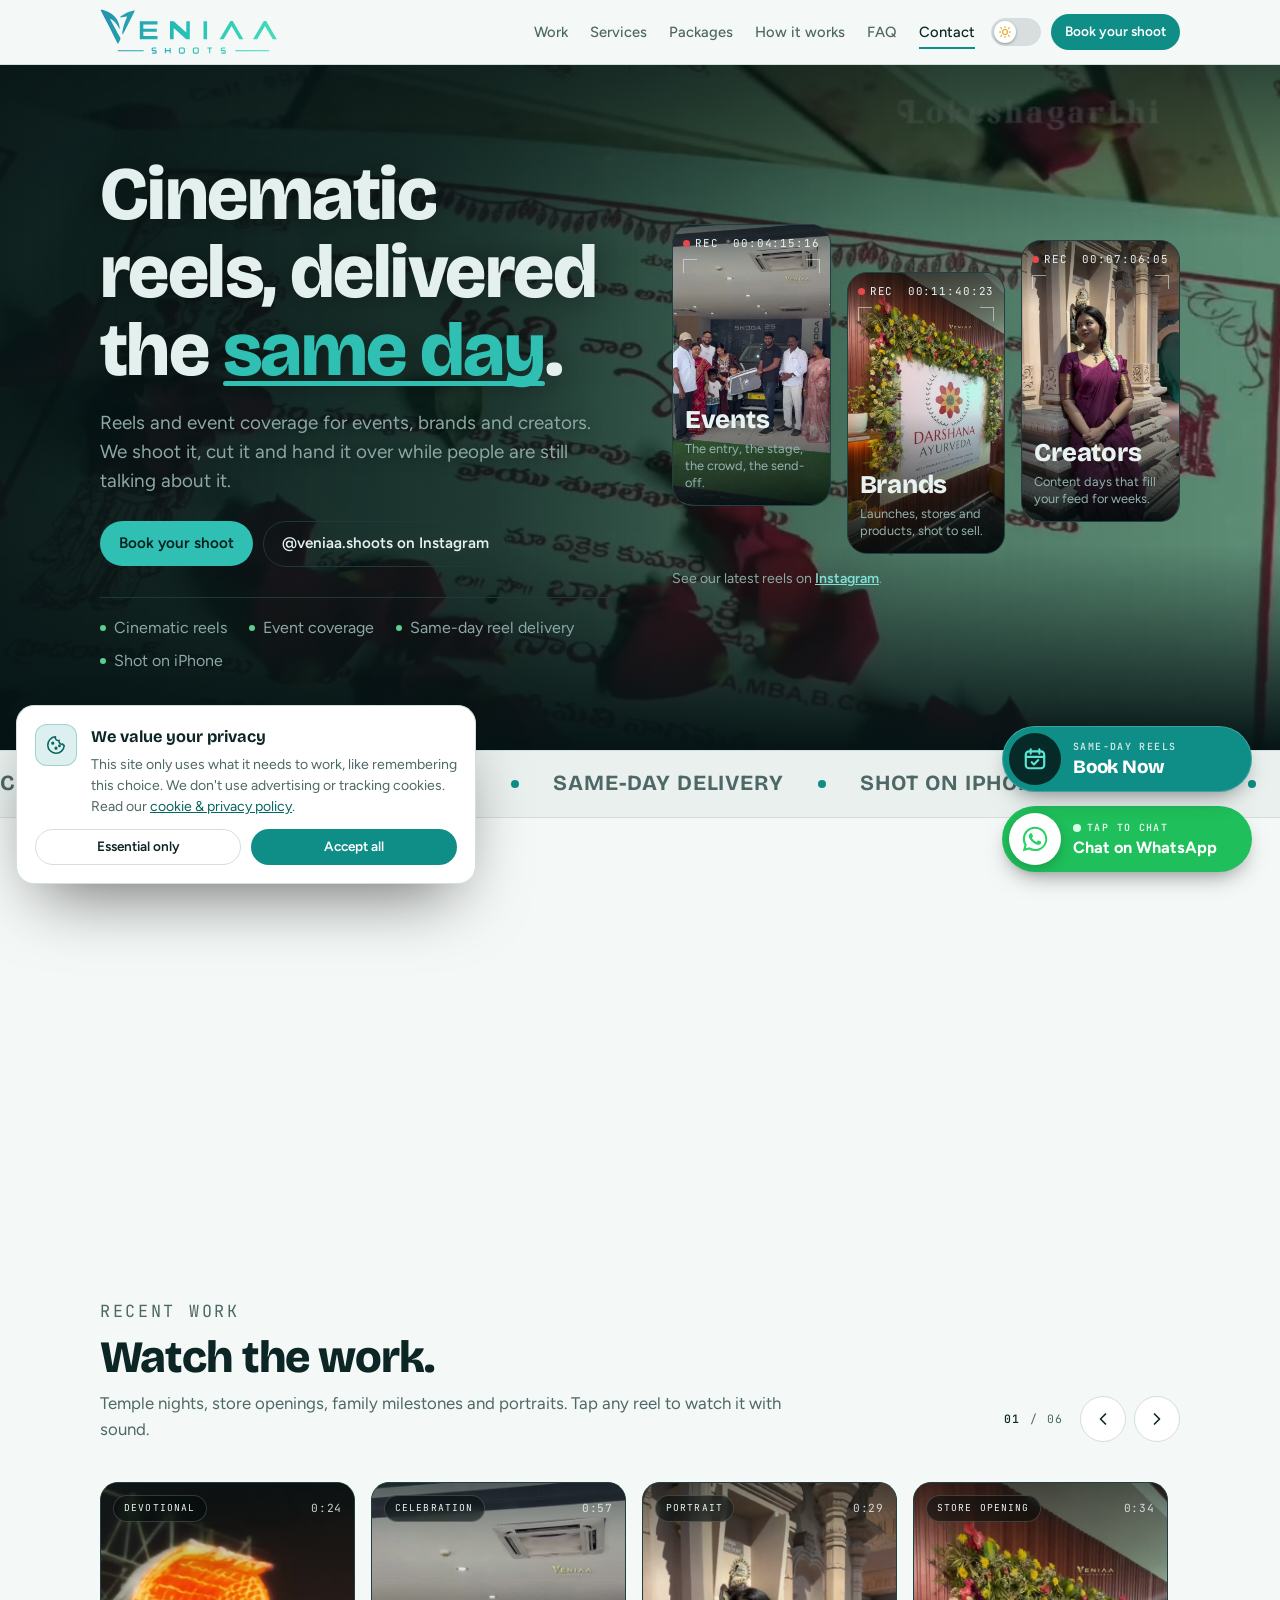
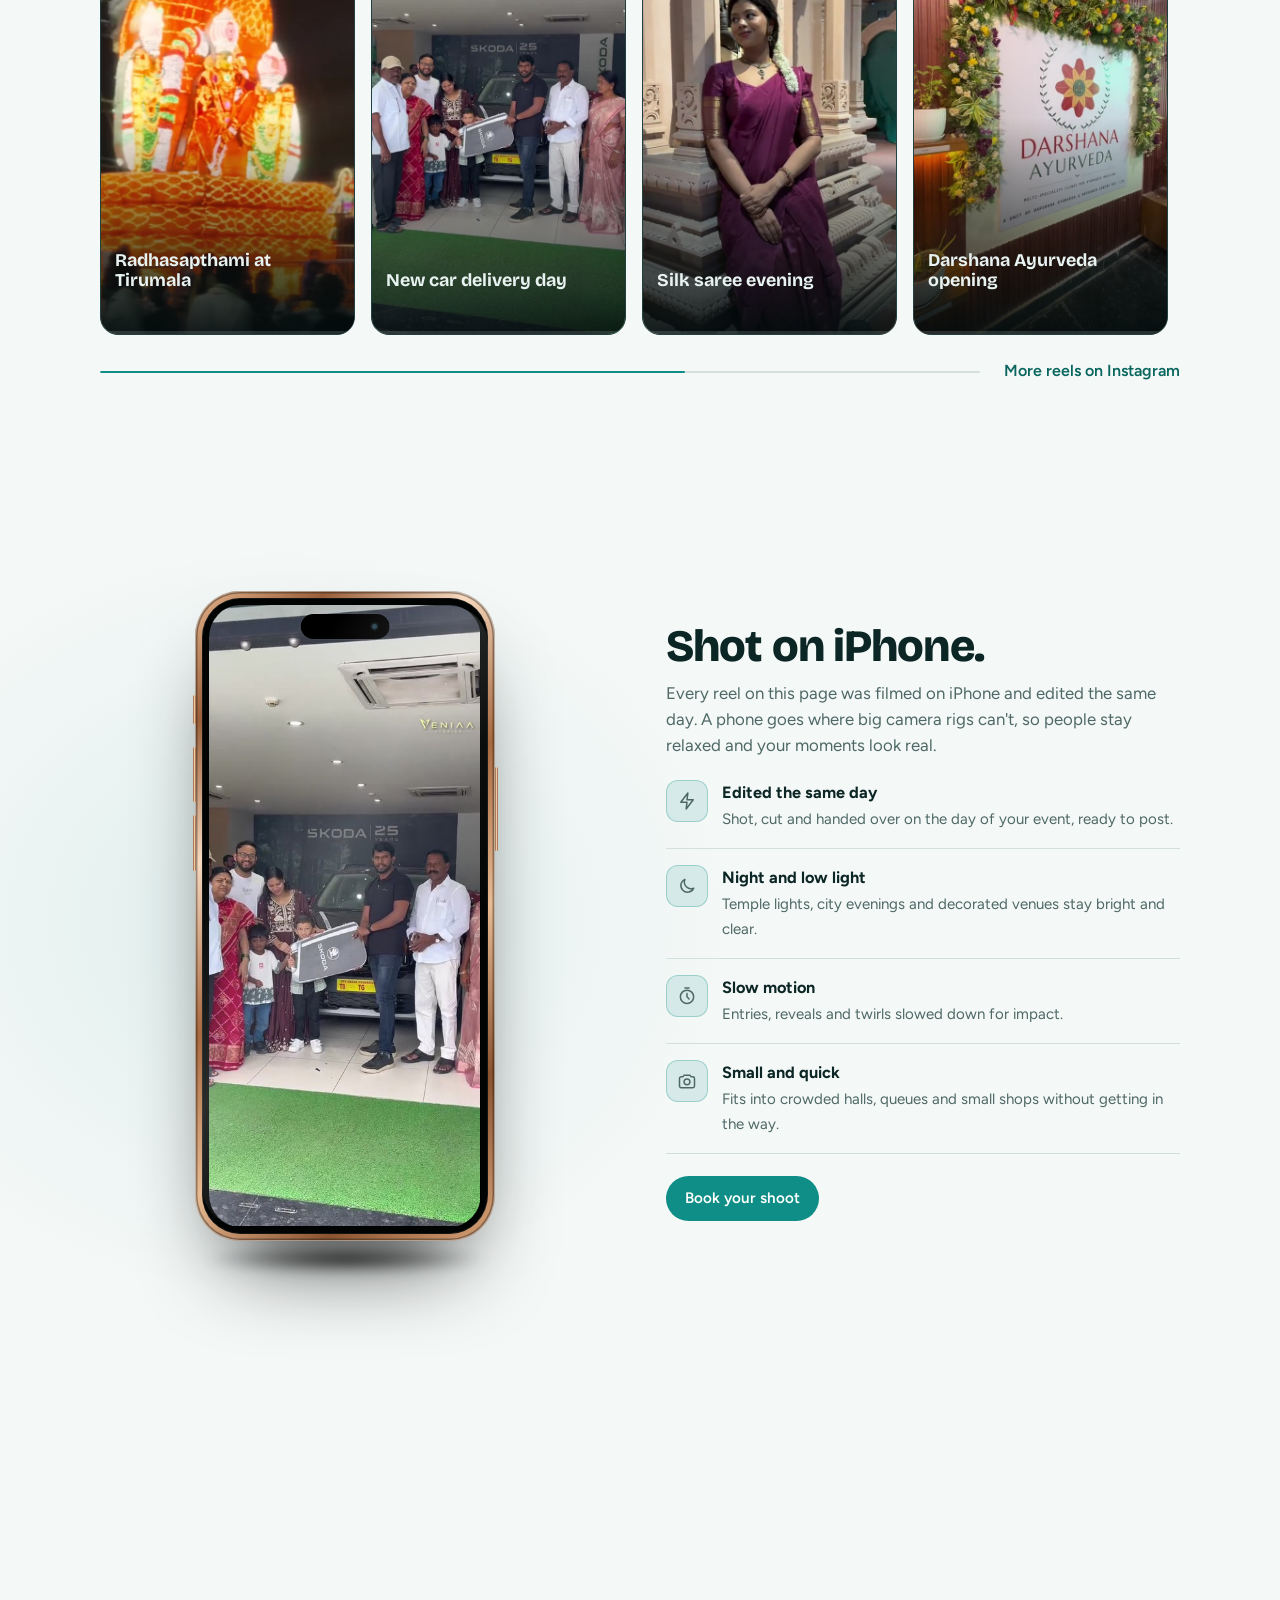
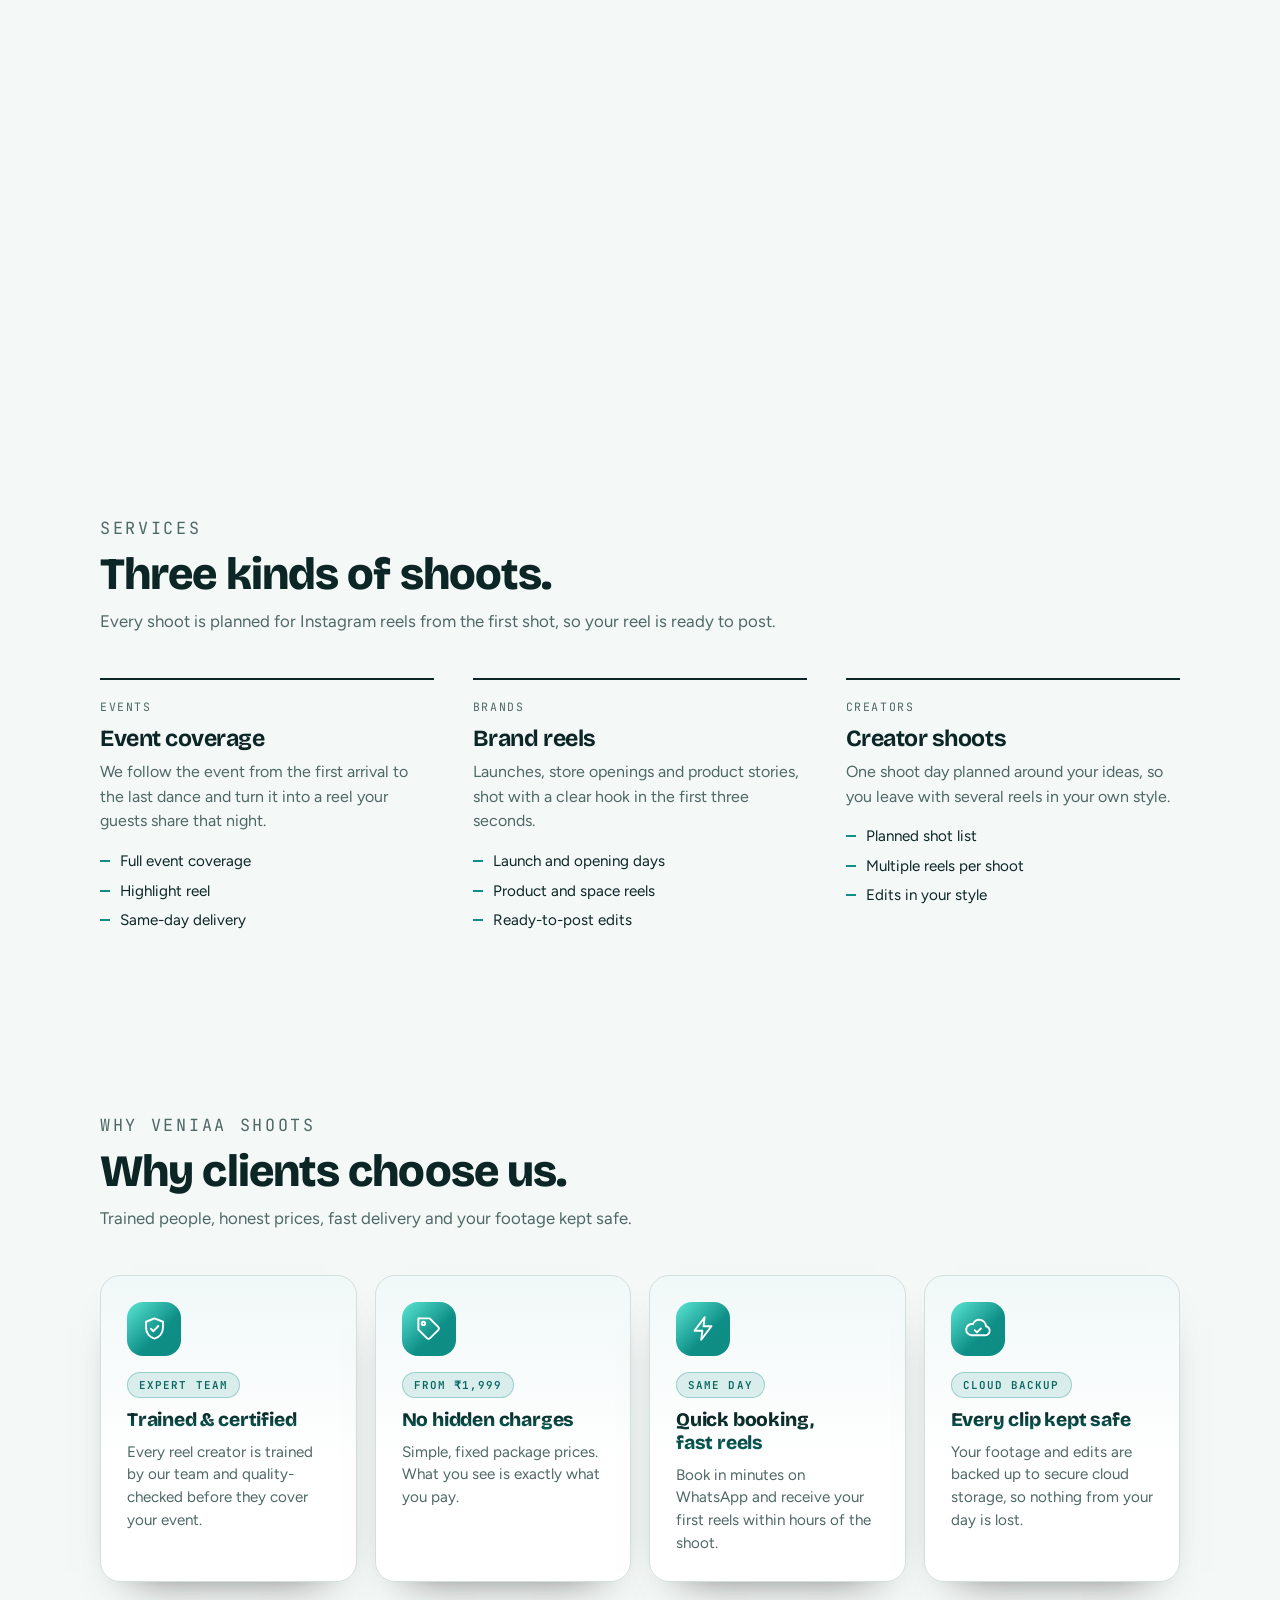
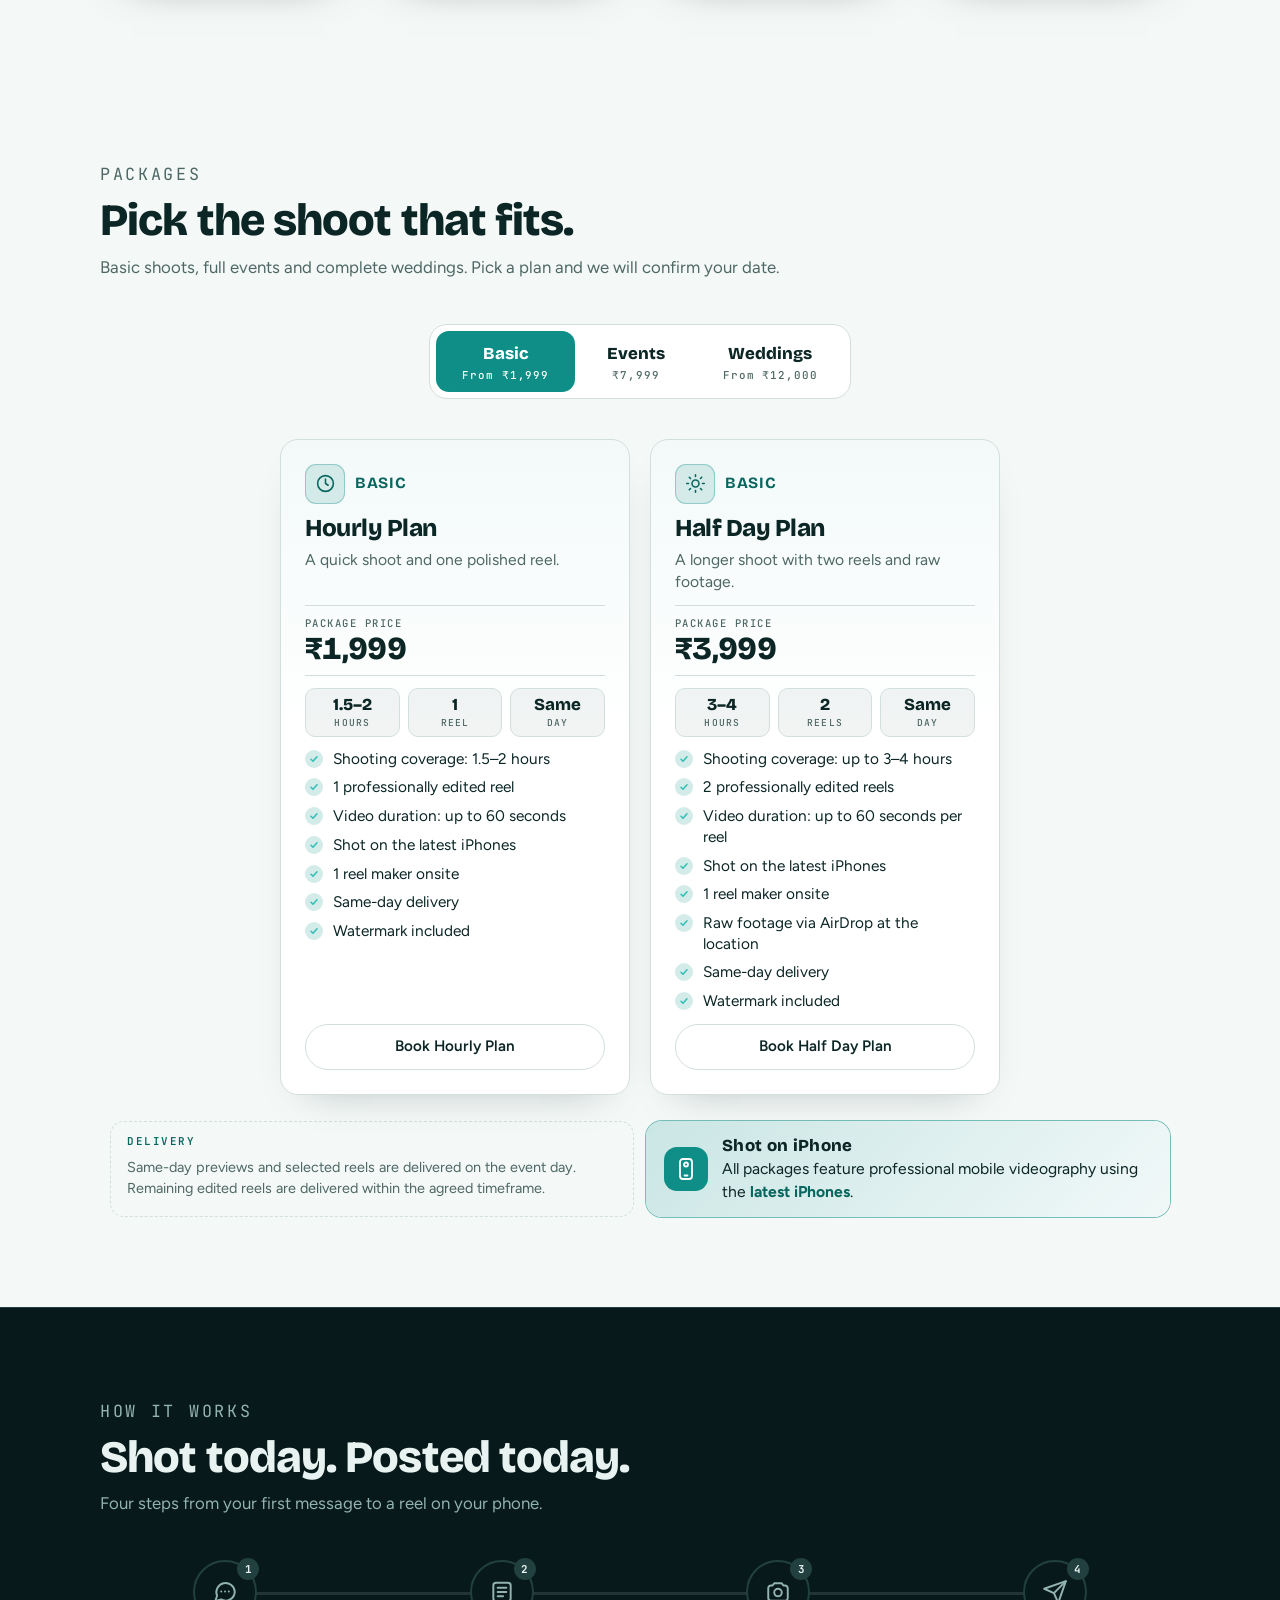
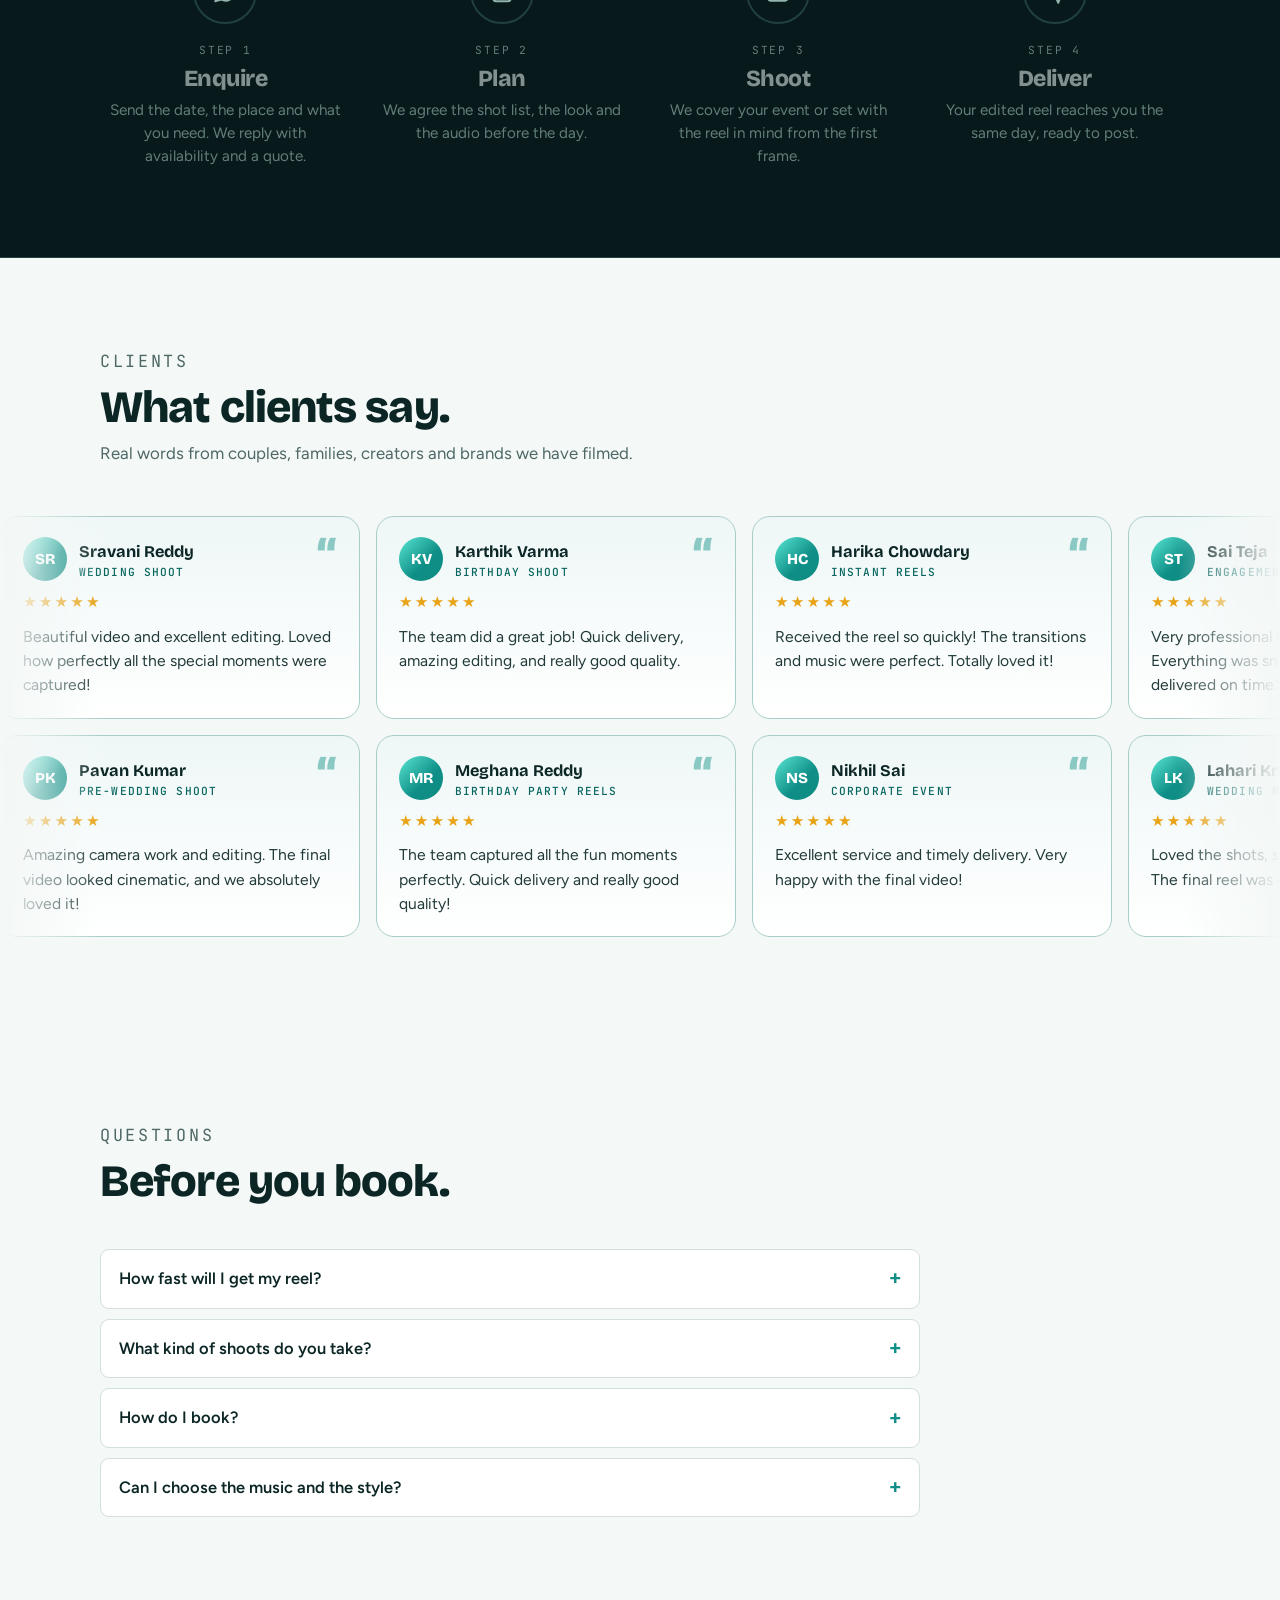
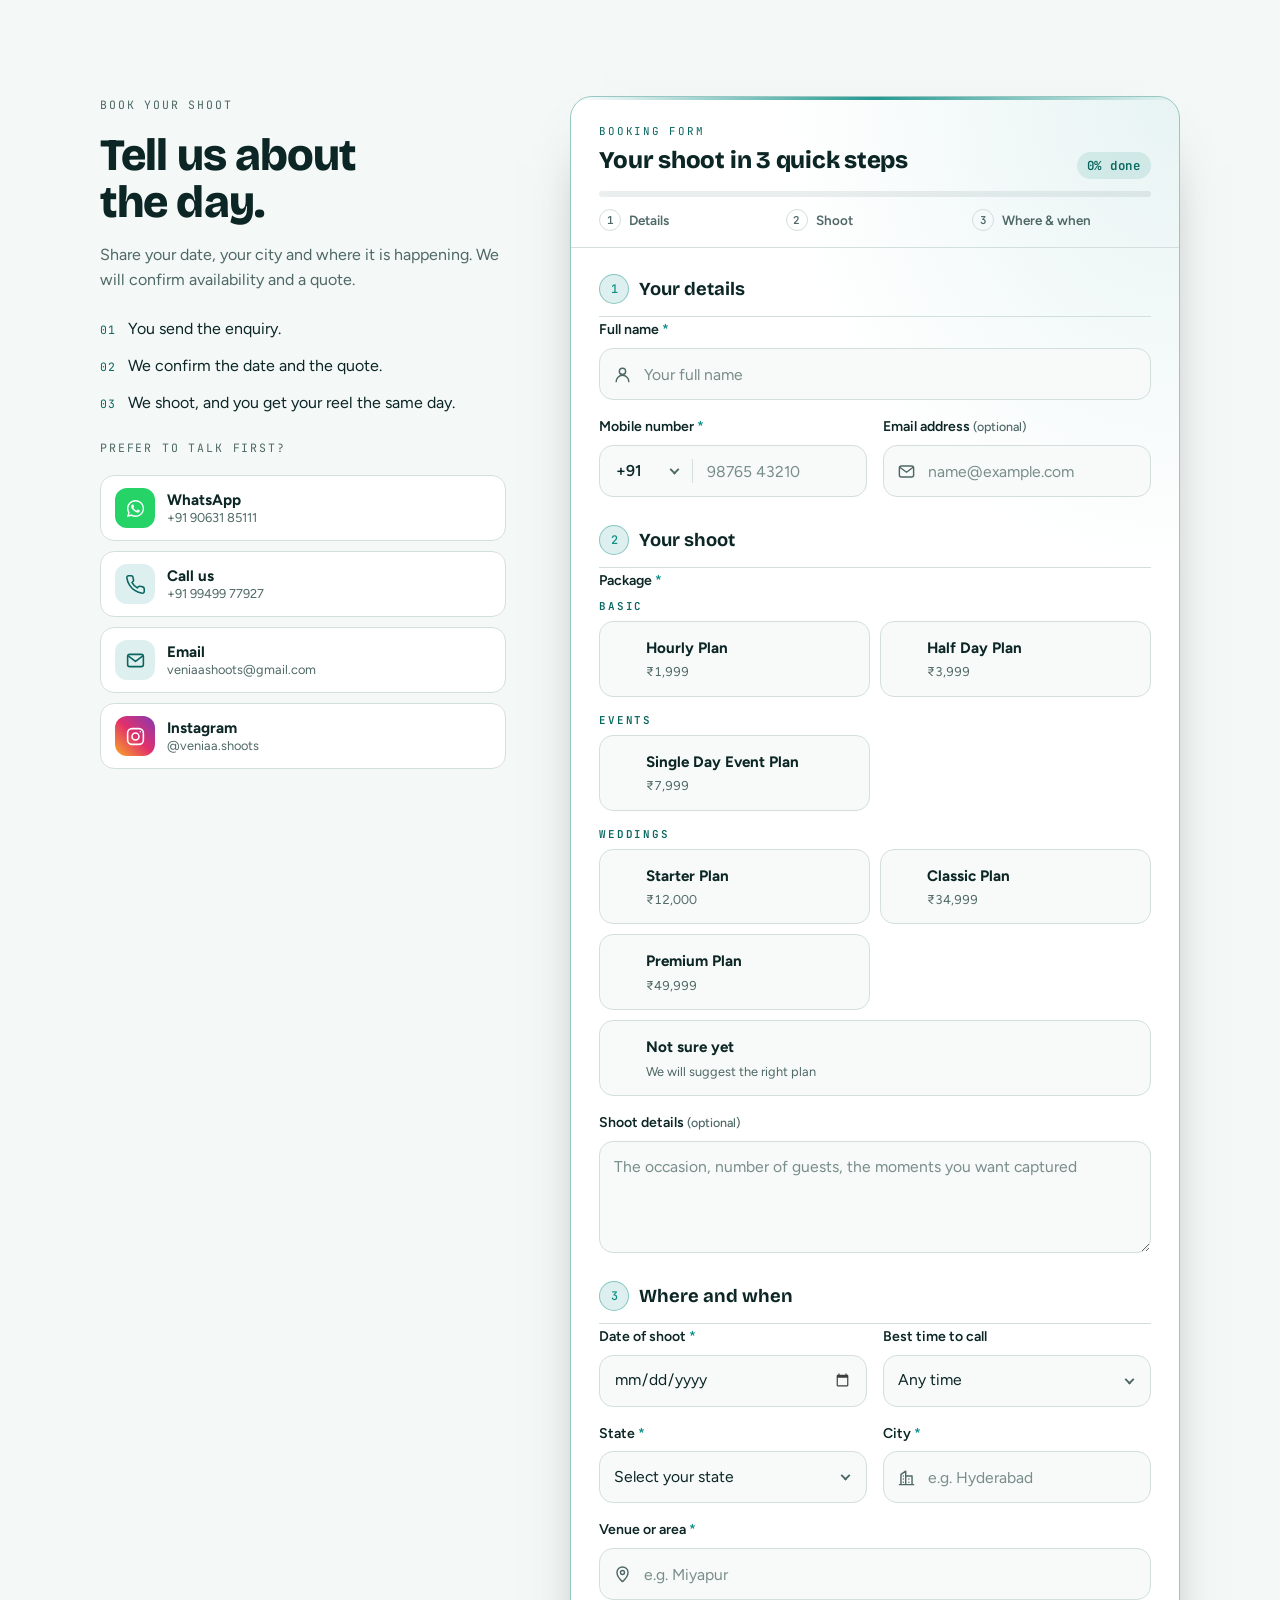
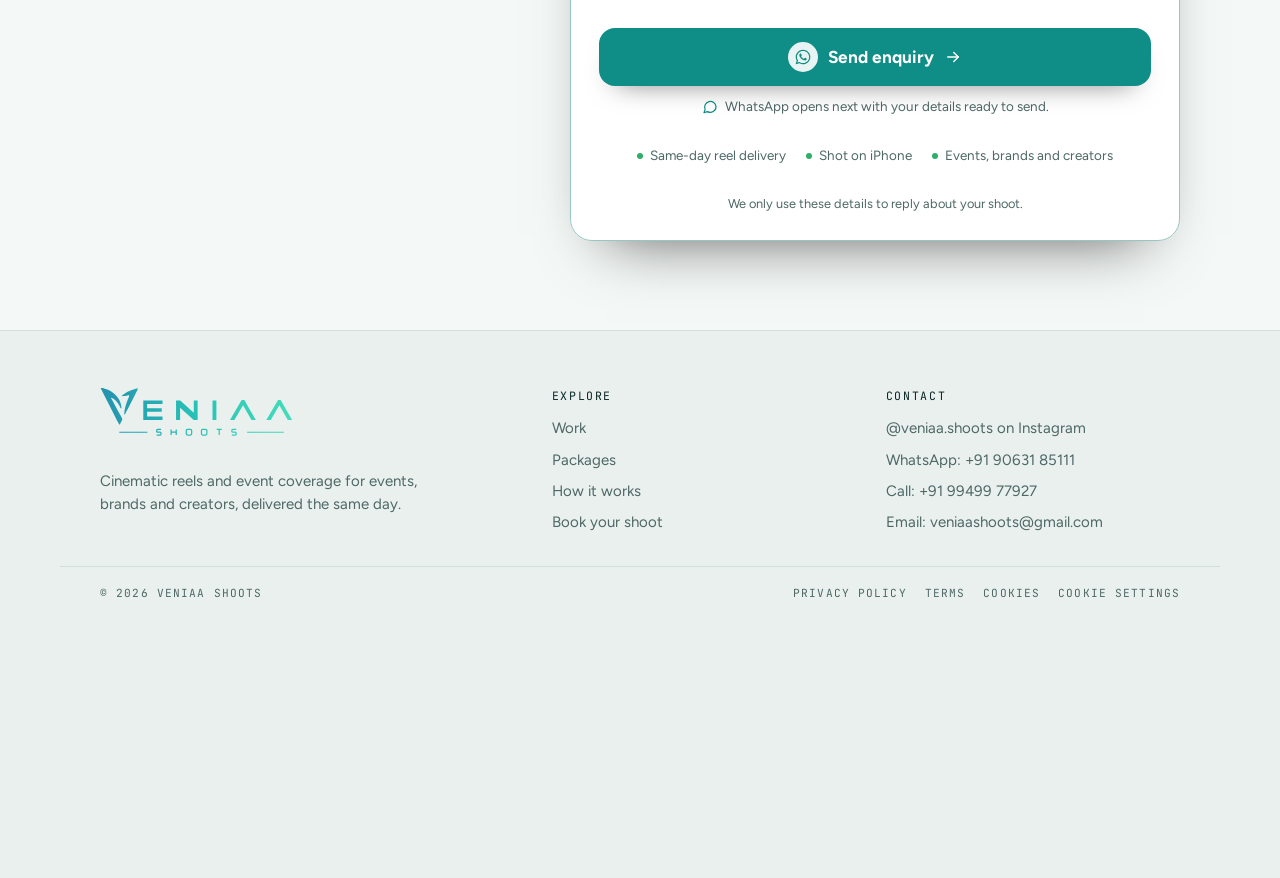
<file: index.html>
<!doctype html>
<html lang="en">
<head>
<meta charset="utf-8">
<meta name="theme-color" content="#F3F7F6">
<meta name="viewport" content="width=device-width,initial-scale=1,viewport-fit=cover">
<title>Veniaa Shoots | Cinematic Reels and Event Coverage</title>
<meta name="description" content="Veniaa Shoots films cinematic reels and event coverage for events, brands and creators, with same-day reel delivery. Book your shoot online.">
<meta property="og:title" content="Veniaa Shoots | Cinematic Reels and Event Coverage">
<meta property="og:description" content="Cinematic reels and event coverage for events, brands and creators, delivered the same day.">
<meta property="og:type" content="website">
<link rel="icon" href="images/favicon.png">
<link rel="preconnect" href="https://fonts.googleapis.com">
<link rel="preconnect" href="https://fonts.gstatic.com" crossorigin>
<link rel="stylesheet" href="https://fonts.googleapis.com/css2?family=Bricolage+Grotesque:opsz,wght@12..96,500;12..96,700;12..96,800&family=Figtree:wght@400;500;600;700&family=JetBrains+Mono:wght@400;500&family=Anton&family=Montserrat:wght@500;600&display=swap">
<link rel="stylesheet" href="css/style.css">
<script>
/* Opening logo screen: lock scrolling while it shows (main.js lifts it). Safety net: never longer than 6 seconds. */
(function(){var d=document.documentElement;d.setAttribute('data-theme','light');try{if(localStorage.getItem('vs-theme')==='dark'){d.removeAttribute('data-theme');}}catch(e){}d.classList.add('intro-lock');setTimeout(function(){d.classList.remove('intro-lock');},6000);})();
</script>
</head>
<body>

<!-- OPENING LOGO SCREEN: shows the Veniaa logo big for about two seconds, then lifts away. Tap or Skip to close it early. -->
<div class="intro" id="intro" aria-hidden="true">
  <div class="intro-in">
    <svg class="intro-logo" viewBox="10 10 564 146" xmlns="http://www.w3.org/2000/svg" xmlns:xlink="http://www.w3.org/1999/xlink" aria-hidden="true"><defs><linearGradient id="il-g" gradientUnits="userSpaceOnUse" x1="12" y1="0" x2="572" y2="0"><stop offset="0" stop-color="#0d4a60"/><stop offset=".45" stop-color="#0e9c9c"/><stop offset="1" stop-color="#14a88c"/></linearGradient><linearGradient id="il-s" gradientUnits="userSpaceOnUse" x1="0" y1="0" x2="160" y2="40" gradientTransform="translate(-300 0)"><stop offset="0" stop-color="#fff" stop-opacity="0"/><stop offset=".5" stop-color="#fff" stop-opacity=".75"/><stop offset="1" stop-color="#fff" stop-opacity="0"/><animateTransform attributeName="gradientTransform" type="translate" values="-260 0;700 0" keyTimes="0;1" dur="1.4s" begin="1.6s" repeatCount="1" fill="freeze"/></linearGradient></defs><g fill="url(#il-g)" stroke="url(#il-g)" stroke-width="0"><g id="il-shape"><path d="M73.46 36.39 C74.79 37.59 87.66 35.35 90.00 34.80 C91.52 34.44 93.96 33.35 95.32 34.46 C95.99 35.84 91.94 44.40 91.18 46.37 C87.72 55.42 82.76 69.12 81.81 78.62 C81.59 80.78 79.74 89.75 81.58 91.01 C83.11 90.88 83.80 88.17 84.41 87.00 C86.48 82.99 88.56 78.98 90.68 75.00 C98.58 60.19 106.31 45.11 113.62 30.00 C114.72 27.72 121.07 16.75 120.32 15.10 C118.81 13.91 112.38 15.95 110.50 16.52 C100.58 19.49 91.27 23.07 82.50 28.77 C80.84 29.86 73.16 34.62 73.46 36.39Z M12.56 13.12 C11.85 14.73 13.98 17.59 14.76 19.00 C17.56 24.09 19.99 29.38 22.73 34.50 C33.75 55.18 44.11 76.29 54.59 97.25 C57.51 103.09 60.37 108.99 63.44 114.75 C64.22 116.21 65.26 119.79 67.00 120.17 C68.42 119.64 75.63 105.23 75.22 103.62 C74.41 100.36 69.42 92.50 67.57 89.13 C61.82 78.67 56.19 68.15 50.58 57.62 C48.52 53.78 46.47 49.94 44.37 46.12 C43.79 45.08 42.26 43.00 42.92 41.83 C44.68 41.18 48.55 44.41 50.00 45.37 C57.11 50.12 62.47 57.26 66.82 64.50 C67.64 65.88 70.67 72.97 71.87 72.97 C73.00 71.90 72.35 68.68 72.21 67.25 C71.59 61.10 69.81 55.36 67.19 49.75 C59.43 33.12 44.18 21.30 26.88 15.82 C22.68 14.49 17.84 12.58 13.38 12.73 C13.01 12.82 12.85 12.89 12.56 13.12Z"/><path d="M136.4 49.1H192.6V59.5H147.6V72.4H190.3V82.5H147.6V95.9H192.6V106.1H136.4Z M232.1 106.1V49.1H244.2L283.9 84.9V49.1H295.1V106.1H283.7L243.9 70.4V106.1Z M338.6 49.1H349.9V106.1H338.6Z M389.60 106.10 L423.80 48.00 L431.40 48.00 L465.00 106.10 L452.40 106.10 L427.60 63.60 L402.40 106.10Z M495.75 106.10 L529.95 48.00 L537.55 48.00 L571.15 106.10 L558.55 106.10 L533.75 63.60 L508.55 106.10Z"/><path d="M66.43 140.61H148.65V143.77H66.43Z M439.61 140.61H546.85V143.77H439.61Z"/><path fill="none" stroke-width="3.6" stroke-linejoin="round" d="M188.31 133.8H178.47Q175.47 133.8 175.47 136.8V139.00Q175.47 142.0 178.47 142.0H185.31Q188.31 142.0 188.31 145.0V147.20Q188.31 150.2 185.31 150.2H175.47 M217.65 133.8V150.2M232.63 133.8V150.2M217.65 142.0H232.63 M265.47 133.8H274.17Q277.67 133.8 277.67 137.3V146.70Q277.67 150.2 274.17 150.2H265.47Q261.97 150.2 261.97 146.7V137.3Q261.97 133.8 265.47 133.8Z M309.79 133.8H318.50Q322.00 133.8 322.00 137.3V146.70Q322.00 150.2 318.50 150.2H309.79Q306.29 150.2 306.29 146.7V137.3Q306.29 133.8 309.79 133.8Z M350.62 133.8H365.61M358.11 133.8V150.2 M407.78 133.8H397.94Q394.94 133.8 394.94 136.8V139.00Q394.94 142.0 397.94 142.0H404.78Q407.78 142.0 407.78 145.0V147.20Q407.78 150.2 404.78 150.2H394.94"/></g></g><use href="#il-shape" xlink:href="#il-shape" fill="url(#il-s)" stroke="url(#il-s)" stroke-width="0"/></svg>
    <span class="intro-bar"><i></i></span>
    <p class="intro-tag">Cinematic reels &middot; Same-day delivery</p>
  </div>
  <button class="intro-skip" type="button" id="introSkip" tabindex="-1">Skip</button>
</div>

<header class="nav" id="top">
  <div class="wrap nav-in">
    <a class="brand" href="#top" data-go="top" aria-label="Veniaa Shoots home">
      <svg class="brand-logo" viewBox="10 10 564 146" xmlns="http://www.w3.org/2000/svg" xmlns:xlink="http://www.w3.org/1999/xlink" role="img" aria-label="Veniaa Shoots"><defs><linearGradient id="nl-g" gradientUnits="userSpaceOnUse" x1="12" y1="0" x2="572" y2="0"><stop offset="0" stop-color="#2492ad"/><stop offset=".5" stop-color="#27c2b7"/><stop offset="1" stop-color="#45dcb9"/></linearGradient><linearGradient id="nl-s" gradientUnits="userSpaceOnUse" x1="0" y1="0" x2="160" y2="40" gradientTransform="translate(-300 0)"><stop offset="0" stop-color="#fff" stop-opacity="0"/><stop offset=".5" stop-color="#fff" stop-opacity=".75"/><stop offset="1" stop-color="#fff" stop-opacity="0"/><animateTransform attributeName="gradientTransform" type="translate" values="-260 0;700 0;700 0" keyTimes="0;.4;1" dur="7s" begin="2s" repeatCount="indefinite" fill="freeze"/></linearGradient></defs><g fill="url(#nl-g)" stroke="url(#nl-g)" stroke-width="0"><g id="nl-shape"><path d="M73.46 36.39 C74.79 37.59 87.66 35.35 90.00 34.80 C91.52 34.44 93.96 33.35 95.32 34.46 C95.99 35.84 91.94 44.40 91.18 46.37 C87.72 55.42 82.76 69.12 81.81 78.62 C81.59 80.78 79.74 89.75 81.58 91.01 C83.11 90.88 83.80 88.17 84.41 87.00 C86.48 82.99 88.56 78.98 90.68 75.00 C98.58 60.19 106.31 45.11 113.62 30.00 C114.72 27.72 121.07 16.75 120.32 15.10 C118.81 13.91 112.38 15.95 110.50 16.52 C100.58 19.49 91.27 23.07 82.50 28.77 C80.84 29.86 73.16 34.62 73.46 36.39Z M12.56 13.12 C11.85 14.73 13.98 17.59 14.76 19.00 C17.56 24.09 19.99 29.38 22.73 34.50 C33.75 55.18 44.11 76.29 54.59 97.25 C57.51 103.09 60.37 108.99 63.44 114.75 C64.22 116.21 65.26 119.79 67.00 120.17 C68.42 119.64 75.63 105.23 75.22 103.62 C74.41 100.36 69.42 92.50 67.57 89.13 C61.82 78.67 56.19 68.15 50.58 57.62 C48.52 53.78 46.47 49.94 44.37 46.12 C43.79 45.08 42.26 43.00 42.92 41.83 C44.68 41.18 48.55 44.41 50.00 45.37 C57.11 50.12 62.47 57.26 66.82 64.50 C67.64 65.88 70.67 72.97 71.87 72.97 C73.00 71.90 72.35 68.68 72.21 67.25 C71.59 61.10 69.81 55.36 67.19 49.75 C59.43 33.12 44.18 21.30 26.88 15.82 C22.68 14.49 17.84 12.58 13.38 12.73 C13.01 12.82 12.85 12.89 12.56 13.12Z"/><path d="M136.4 49.1H192.6V59.5H147.6V72.4H190.3V82.5H147.6V95.9H192.6V106.1H136.4Z M232.1 106.1V49.1H244.2L283.9 84.9V49.1H295.1V106.1H283.7L243.9 70.4V106.1Z M338.6 49.1H349.9V106.1H338.6Z M389.60 106.10 L423.80 48.00 L431.40 48.00 L465.00 106.10 L452.40 106.10 L427.60 63.60 L402.40 106.10Z M495.75 106.10 L529.95 48.00 L537.55 48.00 L571.15 106.10 L558.55 106.10 L533.75 63.60 L508.55 106.10Z"/><path d="M66.43 140.61H148.65V143.77H66.43Z M439.61 140.61H546.85V143.77H439.61Z"/><path fill="none" stroke-width="3.6" stroke-linejoin="round" d="M188.31 133.8H178.47Q175.47 133.8 175.47 136.8V139.00Q175.47 142.0 178.47 142.0H185.31Q188.31 142.0 188.31 145.0V147.20Q188.31 150.2 185.31 150.2H175.47 M217.65 133.8V150.2M232.63 133.8V150.2M217.65 142.0H232.63 M265.47 133.8H274.17Q277.67 133.8 277.67 137.3V146.70Q277.67 150.2 274.17 150.2H265.47Q261.97 150.2 261.97 146.7V137.3Q261.97 133.8 265.47 133.8Z M309.79 133.8H318.50Q322.00 133.8 322.00 137.3V146.70Q322.00 150.2 318.50 150.2H309.79Q306.29 150.2 306.29 146.7V137.3Q306.29 133.8 309.79 133.8Z M350.62 133.8H365.61M358.11 133.8V150.2 M407.78 133.8H397.94Q394.94 133.8 394.94 136.8V139.00Q394.94 142.0 397.94 142.0H404.78Q407.78 142.0 407.78 145.0V147.20Q407.78 150.2 404.78 150.2H394.94"/></g></g><use href="#nl-shape" xlink:href="#nl-shape" fill="url(#nl-s)" stroke="url(#nl-s)" stroke-width="0"/></svg>
    </a>
    <nav class="nav-links" id="siteLinks" aria-label="Sections">
      <a href="#work" data-go="work">Work</a>
      <a href="#shoots" data-go="shoots">Services</a>
      <a href="#packages" data-go="packages">Packages</a>
      <a href="#process" data-go="process">How it works</a>
      <a href="#faq" data-go="faq">FAQ</a>
      <div class="nav-contact">
        <a href="#book" data-go="book" class="nc-link">Contact</a>
        <div class="nc-panel">
          <a class="nc-item" href="https://wa.me/919063185111" target="_blank" rel="noopener"><span>WhatsApp</span>+91 90631 85111</a>
          <a class="nc-item call-link" href="tel:+919949977927"><span>Call</span>+91 99499 77927</a>
          <a class="nc-item mail-link" href="https://mail.google.com/mail/?view=cm&amp;fs=1&amp;to=veniaashoots@gmail.com&amp;su=Shoot%20enquiry%20for%20Veniaa%20Shoots" target="_blank" rel="noopener"><span>Email</span>veniaashoots@gmail.com</a>
          <a class="nc-item" href="https://www.instagram.com/veniaa.shoots/" target="_blank" rel="noopener"><span>Instagram</span>@veniaa.shoots</a>
        </div>
      </div>
    </nav>
    <div class="nav-actions">
      <button class="theme-btn" id="themeBtn" type="button" role="switch" aria-checked="false" aria-label="Dark mode" title="Light / dark mode"><span class="tg-knob"><svg class="ic-sun" viewBox="0 0 24 24" fill="none" stroke="currentColor" stroke-width="1.8" stroke-linecap="round" aria-hidden="true"><circle cx="12" cy="12" r="4.2"/><path d="M12 2.5v2.2M12 19.3v2.2M4.6 4.6l1.6 1.6M17.8 17.8l1.6 1.6M2.5 12h2.2M19.3 12h2.2M4.6 19.4l1.6-1.6M17.8 6.2l1.6-1.6"/></svg><svg class="ic-moon" viewBox="0 0 24 24" fill="none" stroke="currentColor" stroke-width="1.8" stroke-linecap="round" stroke-linejoin="round" aria-hidden="true"><path d="M20.5 14.2A8.5 8.5 0 1 1 9.8 3.5a6.8 6.8 0 0 0 10.7 10.7Z"/></svg></span></button>
      <a class="btn primary small" href="#book" data-go="book">Book your shoot</a>
      <button class="menu-btn" id="menuBtn" type="button" aria-expanded="false" aria-controls="siteLinks" aria-label="Menu"><i></i><i></i><i></i></button>
    </div>
  </div>
</header>

<main id="site">
  <div class="scroll-progress" aria-hidden="true"><i id="scrollBar"></i></div>
  <section class="hero">
    <!-- HERO BACKGROUND VIDEO: our cinematic showreel (22 seconds). videos/hero-bg.mp4 on computers, videos/hero-bg-mobile.mp4 on phones. -->
    <div class="hero-bg" aria-hidden="true">
      <video class="hero-bg-v" id="heroBg" muted loop playsinline autoplay preload="auto" poster="images/hero-bg.jpg" data-src="videos/hero-bg.mp4" data-src-mobile="videos/hero-bg-mobile.mp4" data-poster-mobile="images/hero-bg-mobile.jpg"></video>
      <span class="hero-tint"></span>
    </div>
    <div class="wrap hero-grid">
      <div>
        <h1>Cinematic reels, delivered the <em>same day</em>.</h1>
        <p class="lede">Reels and event coverage for events, brands and creators. We shoot it, cut it and hand it over while people are still talking about it.</p>
        <div class="hero-cta">
          <a class="btn primary" href="#book" data-go="book">Book your shoot</a>
          <a class="btn ghost" href="https://www.instagram.com/veniaa.shoots/" target="_blank" rel="noopener">@veniaa.shoots on Instagram</a>
        </div>
        <ul class="facts">
          <li>Cinematic reels</li>
          <li>Event coverage</li>
          <li>Same-day reel delivery</li>
          <li>Shot on iPhone</li>
        </ul>
      </div>
      <div>
        <div class="reels" aria-hidden="true">
          <div class="reel">
            <video muted loop playsinline autoplay preload="auto" poster="images/reel-4.jpg" src="videos/reel-4-preview.mp4"></video>
            <div class="reel-top"><span class="rec">REC</span><span class="tc">00:04:12:08</span></div>
            <i class="corner a"></i><i class="corner b"></i>
            <div class="reel-bot"><b>Events</b><span>The entry, the stage, the crowd, the send-off.</span></div>
          </div>
          <div class="reel">
            <video muted loop playsinline autoplay preload="auto" poster="images/reel-5.jpg" src="videos/reel-5-preview.mp4"></video>
            <div class="reel-top"><span class="rec">REC</span><span class="tc">00:11:37:15</span></div>
            <i class="corner a"></i><i class="corner b"></i>
            <div class="reel-bot"><b>Brands</b><span>Launches, stores and products, shot to sell.</span></div>
          </div>
          <div class="reel">
            <video muted loop playsinline autoplay preload="auto" poster="images/reel-6.jpg" src="videos/reel-6-preview.mp4"></video>
            <div class="reel-top"><span class="rec">REC</span><span class="tc">00:07:02:21</span></div>
            <i class="corner a"></i><i class="corner b"></i>
            <div class="reel-bot"><b>Creators</b><span>Content days that fill your feed for weeks.</span></div>
          </div>
        </div>
        <p class="reel-note">See our latest reels on <a href="https://www.instagram.com/veniaa.shoots/" target="_blank" rel="noopener">Instagram</a>.</p>
      </div>
    </div>
  </section>

  <div class="ticker" aria-hidden="true"><div class="ticker-track"><span>Cinematic reels</span><span>Event coverage</span><span>Same-day delivery</span><span>Shot on iPhone</span><span>Events</span><span>Brands</span><span>Creators</span><span>Cinematic reels</span><span>Event coverage</span><span>Same-day delivery</span><span>Shot on iPhone</span><span>Events</span><span>Brands</span><span>Creators</span></div></div>

  <!-- NUMBERS BAND: change the numbers in data-to (and the text) to update them. -->
  <section class="stats" id="stats" aria-label="Veniaa Shoots in numbers">
    <div class="wrap stats-grid">
      <div class="stat"><span class="st-ico"><svg viewBox="0 0 24 24" fill="none" stroke="currentColor" stroke-width="1.8" stroke-linecap="round" stroke-linejoin="round" aria-hidden="true"><path d="M12 21s-7-6.2-7-11.5a7 7 0 0 1 14 0C19 14.8 12 21 12 21Z"/><circle cx="12" cy="9.5" r="2.5"/></svg></span><p class="st-num"><span class="count" data-to="7">7</span><i>+</i></p><p class="st-label">Cities active</p><p class="st-sub">And growing every month</p></div>
      <div class="stat hot"><span class="st-ico"><svg viewBox="0 0 24 24" fill="none" stroke="currentColor" stroke-width="1.8" stroke-linecap="round" stroke-linejoin="round" aria-hidden="true"><rect x="6" y="2.5" width="12" height="19" rx="2.5"/><path d="m10.5 9.5 4 2.5-4 2.5z"/></svg></span><p class="st-num"><span class="count" data-to="5000" data-comma="1">5,000</span><i>+</i></p><p class="st-label">Reels delivered</p><p class="st-sub">Events, brands and creators</p></div>
      <div class="stat"><span class="st-ico"><svg viewBox="0 0 24 24" fill="none" stroke="currentColor" stroke-width="1.8" stroke-linecap="round" stroke-linejoin="round" aria-hidden="true"><path d="m12 3 2.7 5.6 6.1.9-4.4 4.3 1 6.1L12 17l-5.4 2.9 1-6.1-4.4-4.3 6.1-.9Z"/></svg></span><p class="st-num"><span class="count" data-to="4.9" data-dec="1">4.9</span><i class="st-of">/5</i></p><p class="st-label">Average rating</p><span class="st-stars" aria-hidden="true"><span class="st-stars-fill" id="stFill">★★★★★</span>★★★★★</span></div>
    </div>
  </section>

  <section class="sec work-sec" id="work">
    <div class="wrap">
      <div class="work-head">
        <div class="sec-head">
          <p class="eyebrow">Recent work</p>
          <h2>Watch the work.</h2>
          <p>Temple nights, store openings, family milestones and portraits. Tap any reel to watch it with sound.</p>
        </div>
        <div class="rail-ctrl" id="railCtrl">
          <span class="rail-count mono"><b id="railNow">01</b> / 06</span>
          <button class="rail-btn" id="railPrev" type="button" aria-label="Previous reels"><svg viewBox="0 0 24 24" fill="none" stroke="currentColor" stroke-width="2" stroke-linecap="round" stroke-linejoin="round" aria-hidden="true"><path d="M15 18 9 12l6-6"/></svg></button>
          <button class="rail-btn" id="railNext" type="button" aria-label="Next reels"><svg viewBox="0 0 24 24" fill="none" stroke="currentColor" stroke-width="2" stroke-linecap="round" stroke-linejoin="round" aria-hidden="true"><path d="m9 18 6-6-6-6"/></svg></button>
        </div>
      </div>
      <div class="work-rail" id="workRail" role="list" aria-label="Recent reels">
        <!-- POSITION 1 (REEL 1): full video videos/reel-1.mp4 | silent loop videos/reel-1-preview.mp4 | cover images/reel-1.jpg -->
        <a class="work" href="videos/reel-1.mp4" data-video="videos/reel-1.mp4" data-preview="videos/reel-1-preview.mp4">
          <img class="work-cover" src="images/reel-1.jpg" alt="" loading="lazy">
          <span class="work-top"><span class="work-kind">Devotional</span><span class="work-time">0:24</span></span>
          <span class="work-cap"><b>Radhasapthami at Tirumala</b><span class="work-hint"><svg viewBox="0 0 24 24" fill="none" stroke="currentColor" stroke-width="2" stroke-linecap="round" stroke-linejoin="round" aria-hidden="true"><path d="M11 5 6 9H3v6h3l5 4z"/><path d="M15.5 8.5a5 5 0 0 1 0 7"/><path d="M18.5 5.5a9 9 0 0 1 0 13"/></svg>Tap for sound</span></span>
          <span class="work-progress" aria-hidden="true"><i></i></span>
        </a>

        <!-- POSITION 2 (REEL 4): full video videos/reel-4.mp4 | silent loop videos/reel-4-preview.mp4 | cover images/reel-4.jpg -->
        <a class="work" href="videos/reel-4.mp4" data-video="videos/reel-4.mp4" data-preview="videos/reel-4-preview.mp4">
          <img class="work-cover" src="images/reel-4.jpg" alt="" loading="lazy">
          <span class="work-top"><span class="work-kind">Celebration</span><span class="work-time">0:57</span></span>
          <span class="work-cap"><b>New car delivery day</b><span class="work-hint"><svg viewBox="0 0 24 24" fill="none" stroke="currentColor" stroke-width="2" stroke-linecap="round" stroke-linejoin="round" aria-hidden="true"><path d="M11 5 6 9H3v6h3l5 4z"/><path d="M15.5 8.5a5 5 0 0 1 0 7"/><path d="M18.5 5.5a9 9 0 0 1 0 13"/></svg>Tap for sound</span></span>
          <span class="work-progress" aria-hidden="true"><i></i></span>
        </a>

        <!-- POSITION 3 (REEL 6): full video videos/reel-6.mp4 | silent loop videos/reel-6-preview.mp4 | cover images/reel-6.jpg -->
        <a class="work" href="videos/reel-6.mp4" data-video="videos/reel-6.mp4" data-preview="videos/reel-6-preview.mp4">
          <img class="work-cover" src="images/reel-6.jpg" alt="" loading="lazy">
          <span class="work-top"><span class="work-kind">Portrait</span><span class="work-time">0:29</span></span>
          <span class="work-cap"><b>Silk saree evening</b><span class="work-hint"><svg viewBox="0 0 24 24" fill="none" stroke="currentColor" stroke-width="2" stroke-linecap="round" stroke-linejoin="round" aria-hidden="true"><path d="M11 5 6 9H3v6h3l5 4z"/><path d="M15.5 8.5a5 5 0 0 1 0 7"/><path d="M18.5 5.5a9 9 0 0 1 0 13"/></svg>Tap for sound</span></span>
          <span class="work-progress" aria-hidden="true"><i></i></span>
        </a>

        <!-- POSITION 4 (REEL 5): full video videos/reel-5.mp4 | silent loop videos/reel-5-preview.mp4 | cover images/reel-5.jpg -->
        <a class="work" href="videos/reel-5.mp4" data-video="videos/reel-5.mp4" data-preview="videos/reel-5-preview.mp4">
          <img class="work-cover" src="images/reel-5.jpg" alt="" loading="lazy">
          <span class="work-top"><span class="work-kind">Store opening</span><span class="work-time">0:34</span></span>
          <span class="work-cap"><b>Darshana Ayurveda opening</b><span class="work-hint"><svg viewBox="0 0 24 24" fill="none" stroke="currentColor" stroke-width="2" stroke-linecap="round" stroke-linejoin="round" aria-hidden="true"><path d="M11 5 6 9H3v6h3l5 4z"/><path d="M15.5 8.5a5 5 0 0 1 0 7"/><path d="M18.5 5.5a9 9 0 0 1 0 13"/></svg>Tap for sound</span></span>
          <span class="work-progress" aria-hidden="true"><i></i></span>
        </a>

        <!-- POSITION 5 (REEL 2): full video videos/reel-2.mp4 | silent loop videos/reel-2-preview.mp4 | cover images/reel-2.jpg -->
        <a class="work" href="videos/reel-2.mp4" data-video="videos/reel-2.mp4" data-preview="videos/reel-2-preview.mp4">
          <img class="work-cover" src="images/reel-2.jpg" alt="" loading="lazy">
          <span class="work-top"><span class="work-kind">Traditional</span><span class="work-time">0:40</span></span>
          <span class="work-cap"><b>Pattu saree at the temple</b><span class="work-hint"><svg viewBox="0 0 24 24" fill="none" stroke="currentColor" stroke-width="2" stroke-linecap="round" stroke-linejoin="round" aria-hidden="true"><path d="M11 5 6 9H3v6h3l5 4z"/><path d="M15.5 8.5a5 5 0 0 1 0 7"/><path d="M18.5 5.5a9 9 0 0 1 0 13"/></svg>Tap for sound</span></span>
          <span class="work-progress" aria-hidden="true"><i></i></span>
        </a>

        <!-- POSITION 6 (REEL 3): full video videos/reel-3.mp4 | silent loop videos/reel-3-preview.mp4 | cover images/reel-3.jpg -->
        <a class="work" href="videos/reel-3.mp4" data-video="videos/reel-3.mp4" data-preview="videos/reel-3-preview.mp4">
          <img class="work-cover" src="images/reel-3.jpg" alt="" loading="lazy">
          <span class="work-top"><span class="work-kind">Baby shoot</span><span class="work-time">0:41</span></span>
          <span class="work-cap"><b>Little Krishna</b><span class="work-hint"><svg viewBox="0 0 24 24" fill="none" stroke="currentColor" stroke-width="2" stroke-linecap="round" stroke-linejoin="round" aria-hidden="true"><path d="M11 5 6 9H3v6h3l5 4z"/><path d="M15.5 8.5a5 5 0 0 1 0 7"/><path d="M18.5 5.5a9 9 0 0 1 0 13"/></svg>Tap for sound</span></span>
          <span class="work-progress" aria-hidden="true"><i></i></span>
        </a>
      </div>
      <div class="rail-foot">
        <div class="rail-bar" aria-hidden="true"><i id="railBar"></i></div>
        <a href="https://www.instagram.com/veniaa.shoots/" target="_blank" rel="noopener">More reels on Instagram</a>
      </div>
    </div>
  </section>

  <section class="sec iphone-sec" id="camera">
    <div class="wrap iphone-grid">
      <div class="phone-stage" id="phoneStage" aria-hidden="true">
        <div class="phone-glow"></div>
        <div class="phone-shadow"></div>
        <div class="phone3d">
          <div class="phone-face phone-front">
            <i class="side-btn l b1"></i><i class="side-btn l b2"></i><i class="side-btn l b3"></i><i class="side-btn r b4"></i>
            <div class="phone-bezel">
              <div class="phone-screen">
                <video muted loop playsinline preload="none" data-src="videos/reel-4-preview.mp4" poster="images/reel-4.jpg"></video>
              </div>
              <span class="phone-hole"></span>
            </div>
            <span class="phone-gloss"></span>
          </div>
        </div>
      </div>
      <div class="iphone-copy">
        <div class="sec-head">
          <h2>Shot on iPhone.</h2>
          <p>Every reel on this page was filmed on iPhone and edited the same day. A phone goes where big camera rigs can't, so people stay relaxed and your moments look real.</p>
        </div>
        <ul class="cam-points">
            <li><span class="cp-ic"><svg viewBox="0 0 24 24" fill="none" stroke="currentColor" stroke-width="1.8" stroke-linecap="round" stroke-linejoin="round" aria-hidden="true"><path d="M13 2.5 4.5 13.5H12l-1 8 8.5-11H12l1-8Z"/></svg></span><div><b>Edited the same day</b><span>Shot, cut and handed over on the day of your event, ready to post.</span></div></li>
            <li><span class="cp-ic"><svg viewBox="0 0 24 24" fill="none" stroke="currentColor" stroke-width="1.8" stroke-linecap="round" stroke-linejoin="round" aria-hidden="true"><path d="M20 14.5A8 8 0 0 1 9.5 4a8 8 0 1 0 10.5 10.5Z"/></svg></span><div><b>Night and low light</b><span>Temple lights, city evenings and decorated venues stay bright and clear.</span></div></li>
            <li><span class="cp-ic"><svg viewBox="0 0 24 24" fill="none" stroke="currentColor" stroke-width="1.8" stroke-linecap="round" stroke-linejoin="round" aria-hidden="true"><circle cx="12" cy="13" r="8"/><path d="M12 9v4l2.5 2.5"/><path d="M9.5 2.5h5"/></svg></span><div><b>Slow motion</b><span>Entries, reveals and twirls slowed down for impact.</span></div></li>
            <li><span class="cp-ic"><svg viewBox="0 0 24 24" fill="none" stroke="currentColor" stroke-width="1.8" stroke-linecap="round" stroke-linejoin="round" aria-hidden="true"><path d="M3 9a2 2 0 0 1 2-2h2l1.5-2h7L17 7h2a2 2 0 0 1 2 2v9a2 2 0 0 1-2 2H5a2 2 0 0 1-2-2Z"/><circle cx="12" cy="13" r="3.5"/></svg></span><div><b>Small and quick</b><span>Fits into crowded halls, queues and small shops without getting in the way.</span></div></li>
        </ul>
        <a class="btn primary" href="#book" data-go="book">Book your shoot</a>
      </div>
    </div>
  </section>

  <section class="sec founder-sec" id="founder">
    <div class="wrap founder-grid">
      <figure class="fcard" aria-label="Lokesh Agarthi, founder and creator of Veniaa Shoots">
        <div class="fcard-inner">
          <svg class="fc-back" viewBox="0 0 906 1485" preserveAspectRatio="none" aria-hidden="true">
            <defs>
              <linearGradient id="fcSwoosh" x1="0" y1="900" x2="0" y2="1310" gradientUnits="userSpaceOnUse">
                <stop offset="0" stop-color="#0d3b3f"/><stop offset=".3" stop-color="#204a4c"/><stop offset=".55" stop-color="#5d7475"/><stop offset=".78" stop-color="#b6c0bf"/><stop offset="1" stop-color="#f3f3f1"/>
              </linearGradient>
              <clipPath id="fcLetterClip"><rect x="0" y="330" width="906" height="770"/></clipPath>
            </defs>
            
            <g class="fc-letters" clip-path="url(#fcLetterClip)">
                <g class="fc-l" style="--i:0"><text data-box="74 340 106 740">L</text></g>
                <g class="fc-l" style="--i:1"><text data-box="194 340 118 740">O</text></g>
                <g class="fc-l" style="--i:2"><text data-box="326 340 134 740">K</text></g>
                <g class="fc-l" style="--i:3"><text data-box="474 340 94 740">E</text></g>
                <g class="fc-l" style="--i:4"><text data-box="581 340 118 740">S</text></g>
                <g class="fc-l" style="--i:5"><text data-box="714 340 123 740">H</text></g>
            </g>
            <g class="fc-swoosh"><path d="M0 628C120 800 520 900 906 1042L906 1485L0 1485Z" fill="url(#fcSwoosh)"/></g>
            <path class="fc-line" d="M0 548C140 720 540 850 906 998" fill="none"/>
          </svg>
          <img class="fc-person" src="images/founder-person.webp" width="818" height="818" alt="Lokesh Agarthi">
          <img class="fc-logo" src="images/founder-logo.png" width="610" height="153" alt="Veniaa Shoots">
          <svg class="fc-front" viewBox="0 0 906 1485" preserveAspectRatio="none" aria-hidden="true">
            <g class="fc-name"><text x="453" y="1326" text-anchor="middle" textLength="557" lengthAdjust="spacing">LOKESH AGARTHI</text></g>
            <line class="fc-rule" x1="252" y1="1371" x2="172" y2="1371"/>
            <line class="fc-rule" x1="654" y1="1371" x2="734" y2="1371"/>
            <g class="fc-role"><text x="453" y="1381" text-anchor="middle" textLength="370" lengthAdjust="spacing">FOUNDER &amp; CREATOR</text></g>
          </svg>
        </div>
      </figure>
      <div class="founder-copy">
        <p class="eyebrow founder-eyebrow"><span>Meet the founder</span></p>
        <h2>Lokesh Agarthi</h2>
        <p class="founder-role"><span>Founder &amp; Creator · <b>Veniaa Shoots</b></span></p>
        <p class="bio">Lokesh started Veniaa Shoots to give every celebration, brand and creator a reel worth posting the same day. Each shoot is planned with you, filmed on iPhone and edited with care, whether it is a temple festival, a store opening or a family's big day.</p>
        <div class="founder-actions">
          <a class="btn primary" href="#book" data-go="book">Book your shoot</a>
          <a class="btn ghost" href="https://www.instagram.com/veniaa.shoots/" target="_blank" rel="noopener">Follow @veniaa.shoots</a>
        </div>
      </div>
    </div>
  </section>

  <section class="sec" id="shoots">
    <div class="wrap">
      <div class="sec-head">
        <p class="eyebrow">Services</p>
        <h2>Three kinds of shoots.</h2>
        <p>Every shoot is planned for Instagram reels from the first shot, so your reel is ready to post.</p>
      </div>
      <div class="kinds">
        <article class="kind">
          <p class="mono">Events</p>
          <h3>Event coverage</h3>
          <p>We follow the event from the first arrival to the last dance and turn it into a reel your guests share that night.</p>
          <ul><li>Full event coverage</li><li>Highlight reel</li><li>Same-day delivery</li></ul>
        </article>
        <article class="kind">
          <p class="mono">Brands</p>
          <h3>Brand reels</h3>
          <p>Launches, store openings and product stories, shot with a clear hook in the first three seconds.</p>
          <ul><li>Launch and opening days</li><li>Product and space reels</li><li>Ready-to-post edits</li></ul>
        </article>
        <article class="kind">
          <p class="mono">Creators</p>
          <h3>Creator shoots</h3>
          <p>One shoot day planned around your ideas, so you leave with several reels in your own style.</p>
          <ul><li>Planned shot list</li><li>Multiple reels per shoot</li><li>Edits in your style</li></ul>
        </article>
      </div>
    </div>
  </section>

  <!-- WHY CHOOSE US: four reasons. Edit the text inside each card. -->
  <section class="sec why-sec" id="why">
    <div class="wrap">
      <div class="sec-head">
        <p class="eyebrow">Why Veniaa Shoots</p>
        <h2>Why clients choose us.</h2>
        <p>Trained people, honest prices, fast delivery and your footage kept safe.</p>
      </div>
      <div class="why-grid">
        <article class="why-card"><span class="why-ico"><svg viewBox="0 0 24 24" fill="none" stroke="currentColor" stroke-width="1.7" stroke-linecap="round" stroke-linejoin="round" aria-hidden="true"><path d="M12 3 4.5 6v5.5c0 4.6 3.2 8.4 7.5 9.5 4.3-1.1 7.5-4.9 7.5-9.5V6Z"/><path d="m8.8 12.2 2.2 2.2 4.4-4.6"/></svg></span><span class="why-chip">Expert team</span><h3>Trained &amp; certified</h3><p>Every reel creator is trained by our team and quality-checked before they cover your event.</p></article>
        <article class="why-card"><span class="why-ico"><svg viewBox="0 0 24 24" fill="none" stroke="currentColor" stroke-width="1.7" stroke-linecap="round" stroke-linejoin="round" aria-hidden="true"><path d="M20.6 13.4 13.4 20.6a2 2 0 0 1-2.8 0L3 13V3h10l7.6 7.6a2 2 0 0 1 0 2.8Z"/><circle cx="7.5" cy="7.5" r="1.5"/></svg></span><span class="why-chip">From ₹1,999</span><h3>No hidden charges</h3><p>Simple, fixed package prices. What you see is exactly what you pay.</p></article>
        <article class="why-card"><span class="why-ico"><svg viewBox="0 0 24 24" fill="none" stroke="currentColor" stroke-width="1.7" stroke-linecap="round" stroke-linejoin="round" aria-hidden="true"><path d="M13 2 4 14h7l-1 8 9-12h-7Z"/></svg></span><span class="why-chip">Same day</span><h3>Quick booking, fast reels</h3><p>Book in minutes on WhatsApp and receive your first reels within hours of the shoot.</p></article>
        <article class="why-card"><span class="why-ico"><svg viewBox="0 0 24 24" fill="none" stroke="currentColor" stroke-width="1.7" stroke-linecap="round" stroke-linejoin="round" aria-hidden="true"><path d="M7 18a5 5 0 1 1 .9-9.9A6 6 0 0 1 19.5 10 4 4 0 0 1 18 18Z"/><path d="m9.5 13.5 2 2 3.5-3.5"/></svg></span><span class="why-chip">Cloud backup</span><h3>Every clip kept safe</h3><p>Your footage and edits are backed up to secure cloud storage, so nothing from your day is lost.</p></article>
      </div>
    </div>
  </section>

  <section class="sec" id="packages">
    <div class="wrap">
      <div class="sec-head">
        <p class="eyebrow">Packages</p>
        <h2>Pick the shoot that fits.</h2>
        <p>Basic shoots, full events and complete weddings. Pick a plan and we will confirm your date.</p>
      </div>
      <div class="pk-tabs" role="tablist" aria-label="Package types">
        <button class="pk-tab" type="button" role="tab" id="pkt-basic" aria-controls="pkp-basic" aria-selected="true" tabindex="0"><b>Basic</b><small>From ₹1,999</small></button>
        <button class="pk-tab" type="button" role="tab" id="pkt-event" aria-controls="pkp-event" aria-selected="false" tabindex="-1"><b>Events</b><small>₹7,999</small></button>
        <button class="pk-tab" type="button" role="tab" id="pkt-wedding" aria-controls="pkp-wedding" aria-selected="false" tabindex="-1"><b>Weddings</b><small>From ₹12,000</small></button>
      </div>
      <div class="packs n2" role="tabpanel" id="pkp-basic" aria-labelledby="pkt-basic">
          <article class="pack">
            <div class="pack-head"><span class="pack-icon" aria-hidden="true"><svg viewBox="0 0 24 24" fill="none" stroke="currentColor" stroke-width="1.8" stroke-linecap="round" stroke-linejoin="round"><circle cx="12" cy="12" r="9"/><path d="M12 7v5l3 2"/></svg></span><p class="pack-kind">Basic</p></div>
            <h3>Hourly Plan</h3>
            <p class="pack-line">A quick shoot and one polished reel.</p>
            <div class="pack-price"><span>Package price</span><p class="price">&#8377;1,999</p></div>
            <ul class="pack-stats"><li><b>1.5–2</b><span>hours</span></li><li><b>1</b><span>reel</span></li><li><b>Same</b><span>day</span></li></ul>
            <ul class="pack-list"><li>Shooting coverage: 1.5–2 hours</li><li>1 professionally edited reel</li><li>Video duration: up to 60 seconds</li><li>Shot on the latest iPhones</li><li>1 reel maker onsite</li><li>Same-day delivery</li><li>Watermark included</li></ul>
            <a class="btn ghost pack-btn" href="#book" data-go="book" data-pack="Hourly Plan">Book Hourly Plan</a>
          </article>
          <article class="pack">
            <div class="pack-head"><span class="pack-icon" aria-hidden="true"><svg viewBox="0 0 24 24" fill="none" stroke="currentColor" stroke-width="1.8" stroke-linecap="round" stroke-linejoin="round"><circle cx="12" cy="12" r="4"/><path d="M12 2v2M12 20v2M4.9 4.9l1.4 1.4M17.7 17.7l1.4 1.4M2 12h2M20 12h2M4.9 19.1l1.4-1.4M17.7 6.3l1.4-1.4"/></svg></span><p class="pack-kind">Basic</p></div>
            <h3>Half Day Plan</h3>
            <p class="pack-line">A longer shoot with two reels and raw footage.</p>
            <div class="pack-price"><span>Package price</span><p class="price">&#8377;3,999</p></div>
            <ul class="pack-stats"><li><b>3–4</b><span>hours</span></li><li><b>2</b><span>reels</span></li><li><b>Same</b><span>day</span></li></ul>
            <ul class="pack-list"><li>Shooting coverage: up to 3–4 hours</li><li>2 professionally edited reels</li><li>Video duration: up to 60 seconds per reel</li><li>Shot on the latest iPhones</li><li>1 reel maker onsite</li><li>Raw footage via AirDrop at the location</li><li>Same-day delivery</li><li>Watermark included</li></ul>
            <a class="btn ghost pack-btn" href="#book" data-go="book" data-pack="Half Day Plan">Book Half Day Plan</a>
          </article>
      </div>
      <div class="packs n1" role="tabpanel" id="pkp-event" aria-labelledby="pkt-event" hidden>
          <article class="pack">
            <div class="pack-head"><span class="pack-icon" aria-hidden="true"><svg viewBox="0 0 24 24" fill="none" stroke="currentColor" stroke-width="1.8" stroke-linecap="round" stroke-linejoin="round"><path d="M12 3v3M12 18v3M3 12h3M18 12h3M5.6 5.6l2.1 2.1M16.3 16.3l2.1 2.1M5.6 18.4l2.1-2.1M16.3 7.7l2.1-2.1"/><circle cx="12" cy="12" r="2.6"/></svg></span><p class="pack-kind">Event</p></div>
            <h3>Single Day Event Plan</h3>
            <p class="pack-line">Your full event day, covered from every angle.</p>
            <div class="pack-price"><span>Package price</span><p class="price">&#8377;7,999</p></div>
            <ul class="pack-stats"><li><b>6</b><span>hours</span></li><li><b>3</b><span>reels</span></li><li><b>Up to 2</b><span>reel makers</span></li></ul>
            <ul class="pack-list"><li>Shooting coverage: up to 6 hours</li><li>3 professionally edited reels</li><li>Video duration: up to 60 seconds per reel</li><li>Up to 2 reel makers onsite, depending on requirements</li><li>Behind-the-scenes (BTS) videos</li><li>Interaction and crowd-reaction videos</li><li>Live social media stories</li><li>Raw footage access</li><li>Same-day reel previews and delivery</li><li>Shot on the latest iPhones</li></ul>
            <a class="btn ghost pack-btn" href="#book" data-go="book" data-pack="Single Day Event Plan">Book Single Day Event Plan</a>
          </article>
      </div>
      <div class="packs n3" role="tabpanel" id="pkp-wedding" aria-labelledby="pkt-wedding" hidden>
          <article class="pack">
            <div class="pack-head"><span class="pack-icon" aria-hidden="true"><svg viewBox="0 0 24 24" fill="none" stroke="currentColor" stroke-width="1.8" stroke-linecap="round" stroke-linejoin="round"><path d="M12 20s-7-4.4-7-10a4 4 0 0 1 7-2.6A4 4 0 0 1 19 10c0 5.6-7 10-7 10Z"/></svg></span><p class="pack-kind">Wedding</p></div>
            <h3>Starter Plan</h3>
            <p class="pack-line">One complete wedding event, in reels.</p>
            <div class="pack-price"><span>Package price</span><p class="price">&#8377;12,000</p></div>
            <ul class="pack-stats"><li><b>1</b><span>event</span></li><li><b>4</b><span>reels</span></li><li><b>6</b><span>hours</span></li></ul>
            <ul class="pack-list"><li>Coverage of 1 complete event, up to 6 hours</li><li>4 professionally edited reels</li><li>Video duration: up to 60 seconds per reel</li><li>1 reel maker onsite</li><li>Complimentary pictures</li><li>Same-day preview</li><li>Raw footage access</li><li>Same-day delivery of previews</li><li>Watermark included</li></ul>
            <a class="btn ghost pack-btn" href="#book" data-go="book" data-pack="Starter Plan">Book Starter Plan</a>
          </article>
          <article class="pack">
            <div class="pack-head"><span class="pack-icon" aria-hidden="true"><svg viewBox="0 0 24 24" fill="none" stroke="currentColor" stroke-width="1.8" stroke-linecap="round" stroke-linejoin="round"><circle cx="9" cy="14" r="6"/><circle cx="15" cy="14" r="6"/><path d="m10 4 2-2 2 2"/></svg></span><p class="pack-kind">Wedding</p></div>
            <h3>Classic Plan</h3>
            <p class="pack-line">Three wedding events, twelve reels.</p>
            <div class="pack-price"><span>Package price</span><p class="price">&#8377;34,999</p></div>
            <ul class="pack-stats"><li><b>3</b><span>events</span></li><li><b>12</b><span>reels</span></li><li><b>Up to 2</b><span>reel makers</span></li></ul>
            <ul class="pack-list"><li>Coverage of 3 events, up to 6 hours per event</li><li>12 professionally edited reels</li><li>Up to 2 reel makers onsite, depending on event size</li><li>Complimentary pictures</li><li>Same-day previews</li><li>Behind-the-scenes wedding moments</li><li>Raw footage access</li><li>Watermark included</li></ul>
            <a class="btn ghost pack-btn" href="#book" data-go="book" data-pack="Classic Plan">Book Classic Plan</a>
          </article>
          <article class="pack featured">
            <span class="pack-ribbon">Premium</span><div class="pack-head"><span class="pack-icon" aria-hidden="true"><svg viewBox="0 0 24 24" fill="none" stroke="currentColor" stroke-width="1.8" stroke-linecap="round" stroke-linejoin="round"><path d="m3 8 4.5 4L12 5l4.5 7L21 8l-2 11H5Z"/></svg></span><p class="pack-kind">Wedding</p></div>
            <h3>Premium Plan</h3>
            <p class="pack-line">Your whole wedding, with a dedicated team.</p>
            <div class="pack-price"><span>Package price</span><p class="price">&#8377;49,999</p></div>
            <ul class="pack-stats"><li><b>Extended</b><span>coverage</span></li><li><b>12+</b><span>reels</span></li><li><b>Priority</b><span>delivery</span></li></ul>
            <ul class="pack-list"><li>Extended coverage across wedding events</li><li>More edited reels than the Classic Plan</li><li>Dedicated reel-making team</li><li>Cinematic couple moments and candid content</li><li>Behind-the-scenes coverage</li><li>Guest interactions and reactions</li><li>Live social media stories</li><li>Complimentary pictures</li><li>Priority previews and delivery</li><li>Raw footage access</li></ul>
            <a class="btn primary pack-btn" href="#book" data-go="book" data-pack="Premium Plan">Book Premium Plan</a>
          </article>
      </div>
      <div class="pk-notes">
        <p><b>Delivery</b>Same-day previews and selected reels are delivered on the event day. Remaining edited reels are delivered within the agreed timeframe.</p>
        <p class="pk-iphone"><span class="pk-iph-ico" aria-hidden="true"><svg viewBox="0 0 24 24" fill="none" stroke="currentColor" stroke-width="1.8" stroke-linecap="round" stroke-linejoin="round" aria-hidden="true"><rect x="6" y="2" width="12" height="20" rx="3"/><circle cx="12" cy="7.5" r="2"/><path d="M10.5 18.5h3"/></svg></span><span class="pk-iph-txt"><b>Shot on iPhone</b><span>All packages feature professional mobile videography using the <strong>latest iPhones</strong>.</span></span></p>
      </div>
    </div>
  </section>

  <section class="sec band" id="process">
    <div class="wrap">
      <div class="sec-head">
        <p class="eyebrow">How it works</p>
        <h2>Shot today. Posted today.</h2>
        <p>Four steps from your first message to a reel on your phone.</p>
      </div>
      <div class="tl" id="timeline">
        <div class="tl-track" aria-hidden="true"><i class="tl-fill" id="tlFill"></i></div>
        <ol class="steps">
          <li class="step"><span class="st-node" aria-hidden="true"><svg viewBox="0 0 24 24" fill="none" stroke="currentColor" stroke-width="1.8" stroke-linecap="round" stroke-linejoin="round" aria-hidden="true"><path d="M21 11.5a8.5 8.5 0 0 1-12.6 7.4L3 20.5l1.7-5A8.5 8.5 0 1 1 21 11.5Z"/><path d="M8.5 11.5h.01M12 11.5h.01M15.5 11.5h.01"/></svg><b>1</b></span><p class="mono">Step 1</p><h3>Enquire</h3><p>Send the date, the place and what you need. We reply with availability and a quote.</p></li>
          <li class="step"><span class="st-node" aria-hidden="true"><svg viewBox="0 0 24 24" fill="none" stroke="currentColor" stroke-width="1.8" stroke-linecap="round" stroke-linejoin="round" aria-hidden="true"><rect x="4" y="3.5" width="16" height="17" rx="2.5"/><path d="M8 8h8M8 12h8M8 16h5"/></svg><b>2</b></span><p class="mono">Step 2</p><h3>Plan</h3><p>We agree the shot list, the look and the audio before the day.</p></li>
          <li class="step"><span class="st-node" aria-hidden="true"><svg viewBox="0 0 24 24" fill="none" stroke="currentColor" stroke-width="1.8" stroke-linecap="round" stroke-linejoin="round" aria-hidden="true"><path d="M3 8.5A2.5 2.5 0 0 1 5.5 6H7l1.5-2h7L17 6h1.5A2.5 2.5 0 0 1 21 8.5v9a2.5 2.5 0 0 1-2.5 2.5h-13A2.5 2.5 0 0 1 3 17.5Z"/><circle cx="12" cy="12.5" r="3.5"/></svg><b>3</b></span><p class="mono">Step 3</p><h3>Shoot</h3><p>We cover your event or set with the reel in mind from the first frame.</p></li>
          <li class="step"><span class="st-node" aria-hidden="true"><svg viewBox="0 0 24 24" fill="none" stroke="currentColor" stroke-width="1.8" stroke-linecap="round" stroke-linejoin="round" aria-hidden="true"><path d="M22 2 11 13"/><path d="M22 2 15 22l-4-9-9-4Z"/></svg><b>4</b></span><p class="mono">Step 4</p><h3>Deliver</h3><p>Your edited reel reaches you the same day, ready to post.</p></li>
        </ol>
      </div>
    </div>
  </section>

  <section class="sec" id="reviews">
    <div class="wrap">
      <div class="sec-head">
        <p class="eyebrow">Clients</p>
        <h2>What clients say.</h2>
        <p>Real words from couples, families, creators and brands we have filmed.</p>
      </div>
      <!-- CLIENT REVIEWS: to add one, copy a <figure class="rv"> line inside a row (both copies of that row). -->
      <div class="rv-wall">
        <div class="rv-row"><div class="rv-track"><figure class="rv"><div class="rv-top"><span class="rv-av">SR</span><figcaption><b>Sravani Reddy</b><span>Wedding Shoot</span></figcaption><span class="rv-q" aria-hidden="true">&ldquo;</span></div><p class="rv-stars" aria-label="5 out of 5 stars">★★★★★</p><blockquote>Beautiful video and excellent editing. Loved how perfectly all the special moments were captured!</blockquote></figure><figure class="rv"><div class="rv-top"><span class="rv-av">KV</span><figcaption><b>Karthik Varma</b><span>Birthday Shoot</span></figcaption><span class="rv-q" aria-hidden="true">&ldquo;</span></div><p class="rv-stars" aria-label="5 out of 5 stars">★★★★★</p><blockquote>The team did a great job! Quick delivery, amazing editing, and really good quality.</blockquote></figure><figure class="rv"><div class="rv-top"><span class="rv-av">HC</span><figcaption><b>Harika Chowdary</b><span>Instant Reels</span></figcaption><span class="rv-q" aria-hidden="true">&ldquo;</span></div><p class="rv-stars" aria-label="5 out of 5 stars">★★★★★</p><blockquote>Received the reel so quickly! The transitions and music were perfect. Totally loved it!</blockquote></figure><figure class="rv"><div class="rv-top"><span class="rv-av">ST</span><figcaption><b>Sai Teja</b><span>Engagement Shoot</span></figcaption><span class="rv-q" aria-hidden="true">&ldquo;</span></div><p class="rv-stars" aria-label="5 out of 5 stars">★★★★★</p><blockquote>Very professional team and beautiful output. Everything was smooth, and the video was delivered on time.</blockquote></figure><figure class="rv"><div class="rv-top"><span class="rv-av">DL</span><figcaption><b>Divya Lakshmi</b><span>Baby Shower Shoot</span></figcaption><span class="rv-q" aria-hidden="true">&ldquo;</span></div><p class="rv-stars" aria-label="5 out of 5 stars">★★★★★</p><blockquote>Loved the way all the moments were captured. The reel was simple, elegant, and beautiful.</blockquote></figure><figure class="rv" aria-hidden="true"><div class="rv-top"><span class="rv-av">SR</span><figcaption><b>Sravani Reddy</b><span>Wedding Shoot</span></figcaption><span class="rv-q" aria-hidden="true">&ldquo;</span></div><p class="rv-stars" aria-label="5 out of 5 stars">★★★★★</p><blockquote>Beautiful video and excellent editing. Loved how perfectly all the special moments were captured!</blockquote></figure><figure class="rv" aria-hidden="true"><div class="rv-top"><span class="rv-av">KV</span><figcaption><b>Karthik Varma</b><span>Birthday Shoot</span></figcaption><span class="rv-q" aria-hidden="true">&ldquo;</span></div><p class="rv-stars" aria-label="5 out of 5 stars">★★★★★</p><blockquote>The team did a great job! Quick delivery, amazing editing, and really good quality.</blockquote></figure><figure class="rv" aria-hidden="true"><div class="rv-top"><span class="rv-av">HC</span><figcaption><b>Harika Chowdary</b><span>Instant Reels</span></figcaption><span class="rv-q" aria-hidden="true">&ldquo;</span></div><p class="rv-stars" aria-label="5 out of 5 stars">★★★★★</p><blockquote>Received the reel so quickly! The transitions and music were perfect. Totally loved it!</blockquote></figure><figure class="rv" aria-hidden="true"><div class="rv-top"><span class="rv-av">ST</span><figcaption><b>Sai Teja</b><span>Engagement Shoot</span></figcaption><span class="rv-q" aria-hidden="true">&ldquo;</span></div><p class="rv-stars" aria-label="5 out of 5 stars">★★★★★</p><blockquote>Very professional team and beautiful output. Everything was smooth, and the video was delivered on time.</blockquote></figure><figure class="rv" aria-hidden="true"><div class="rv-top"><span class="rv-av">DL</span><figcaption><b>Divya Lakshmi</b><span>Baby Shower Shoot</span></figcaption><span class="rv-q" aria-hidden="true">&ldquo;</span></div><p class="rv-stars" aria-label="5 out of 5 stars">★★★★★</p><blockquote>Loved the way all the moments were captured. The reel was simple, elegant, and beautiful.</blockquote></figure></div></div>
        <div class="rv-row rev"><div class="rv-track"><figure class="rv"><div class="rv-top"><span class="rv-av">PK</span><figcaption><b>Pavan Kumar</b><span>Pre-Wedding Shoot</span></figcaption><span class="rv-q" aria-hidden="true">&ldquo;</span></div><p class="rv-stars" aria-label="5 out of 5 stars">★★★★★</p><blockquote>Amazing camera work and editing. The final video looked cinematic, and we absolutely loved it!</blockquote></figure><figure class="rv"><div class="rv-top"><span class="rv-av">MR</span><figcaption><b>Meghana Reddy</b><span>Birthday Party Reels</span></figcaption><span class="rv-q" aria-hidden="true">&ldquo;</span></div><p class="rv-stars" aria-label="5 out of 5 stars">★★★★★</p><blockquote>The team captured all the fun moments perfectly. Quick delivery and really good quality!</blockquote></figure><figure class="rv"><div class="rv-top"><span class="rv-av">NS</span><figcaption><b>Nikhil Sai</b><span>Corporate Event</span></figcaption><span class="rv-q" aria-hidden="true">&ldquo;</span></div><p class="rv-stars" aria-label="5 out of 5 stars">★★★★★</p><blockquote>Excellent service and timely delivery. Very happy with the final video!</blockquote></figure><figure class="rv"><div class="rv-top"><span class="rv-av">LK</span><figcaption><b>Lahari Krishna</b><span>Wedding Reception Reels</span></figcaption><span class="rv-q" aria-hidden="true">&ldquo;</span></div><p class="rv-stars" aria-label="5 out of 5 stars">★★★★★</p><blockquote>Loved the shots, song selection, and editing. The final reel was exactly what we wanted!</blockquote></figure><figure class="rv" aria-hidden="true"><div class="rv-top"><span class="rv-av">PK</span><figcaption><b>Pavan Kumar</b><span>Pre-Wedding Shoot</span></figcaption><span class="rv-q" aria-hidden="true">&ldquo;</span></div><p class="rv-stars" aria-label="5 out of 5 stars">★★★★★</p><blockquote>Amazing camera work and editing. The final video looked cinematic, and we absolutely loved it!</blockquote></figure><figure class="rv" aria-hidden="true"><div class="rv-top"><span class="rv-av">MR</span><figcaption><b>Meghana Reddy</b><span>Birthday Party Reels</span></figcaption><span class="rv-q" aria-hidden="true">&ldquo;</span></div><p class="rv-stars" aria-label="5 out of 5 stars">★★★★★</p><blockquote>The team captured all the fun moments perfectly. Quick delivery and really good quality!</blockquote></figure><figure class="rv" aria-hidden="true"><div class="rv-top"><span class="rv-av">NS</span><figcaption><b>Nikhil Sai</b><span>Corporate Event</span></figcaption><span class="rv-q" aria-hidden="true">&ldquo;</span></div><p class="rv-stars" aria-label="5 out of 5 stars">★★★★★</p><blockquote>Excellent service and timely delivery. Very happy with the final video!</blockquote></figure><figure class="rv" aria-hidden="true"><div class="rv-top"><span class="rv-av">LK</span><figcaption><b>Lahari Krishna</b><span>Wedding Reception Reels</span></figcaption><span class="rv-q" aria-hidden="true">&ldquo;</span></div><p class="rv-stars" aria-label="5 out of 5 stars">★★★★★</p><blockquote>Loved the shots, song selection, and editing. The final reel was exactly what we wanted!</blockquote></figure></div></div>
      </div>
    </div>
  </section>

  <section class="sec" id="faq">
    <div class="wrap">
      <div class="sec-head">
        <p class="eyebrow">Questions</p>
        <h2>Before you book.</h2>
      </div>
      <div class="faq">
        <details class="faq-item"><summary><span>How fast will I get my reel?</span></summary><p>Your edited reel is delivered the same day as the shoot, ready to post.</p></details>
        <details class="faq-item"><summary><span>What kind of shoots do you take?</span></summary><p>Events, brand shoots and creator content days. If you are not sure where yours fits, send an enquiry and we will guide you.</p></details>
        <details class="faq-item"><summary><span>How do I book?</span></summary><p>Fill in the booking form with your date and location. We confirm availability and the quote, and your slot is locked.</p></details>
        <details class="faq-item"><summary><span>Can I choose the music and the style?</span></summary><p>Yes. We agree the shot list, the look and the audio with you before the shoot day.</p></details>
      </div>
    </div>
  </section>

  <section class="sec" id="book">
    <div class="wrap book-grid">
      <div class="book-side">
        <p class="eyebrow">Book your shoot</p>
        <h2>Tell us about the day.</h2>
        <p>Share your date, your city and where it is happening. We will confirm availability and a quote.</p>
        <ol class="next">
          <li><span>01</span><span>You send the enquiry.</span></li>
          <li><span>02</span><span>We confirm the date and the quote.</span></li>
          <li><span>03</span><span>We shoot, and you get your reel the same day.</span></li>
        </ol>
        <p class="contact-kicker mono">Prefer to talk first?</p>
        <div class="contact-tiles">
          <a class="ctile wa" href="https://wa.me/919063185111" target="_blank" rel="noopener"><span class="ct-ico"><svg viewBox="0 0 32 32" aria-hidden="true"><path fill="currentColor" d="M16.04 3C8.86 3 3.04 8.8 3.04 15.95c0 2.29.6 4.52 1.75 6.49L3 29l6.75-1.76a13 13 0 0 0 6.29 1.6h.01c7.17 0 13-5.8 13-12.95C29.05 8.8 23.21 3 16.04 3Zm0 23.65h-.01c-1.94 0-3.85-.52-5.51-1.5l-.4-.24-4 1.04 1.07-3.88-.26-.4a10.7 10.7 0 0 1-1.65-5.72c0-5.95 4.86-10.8 10.84-10.8 2.9 0 5.62 1.13 7.67 3.17a10.7 10.7 0 0 1 3.17 7.64c0 5.95-4.87 10.79-10.84 10.79Zm5.95-8.08c-.33-.16-1.93-.95-2.23-1.06-.3-.11-.52-.16-.73.16-.22.33-.84 1.06-1.03 1.27-.19.22-.38.24-.71.08-.33-.16-1.38-.5-2.62-1.6a9.8 9.8 0 0 1-1.82-2.25c-.19-.33-.02-.5.14-.66.15-.15.33-.38.49-.57.16-.19.22-.33.33-.54.11-.22.05-.41-.03-.57-.08-.16-.73-1.76-1-2.41-.27-.63-.54-.55-.73-.56h-.62c-.22 0-.57.08-.87.41-.3.33-1.14 1.11-1.14 2.71s1.17 3.14 1.33 3.36c.16.22 2.3 3.5 5.56 4.9.78.34 1.38.54 1.86.69.78.25 1.49.21 2.05.13.63-.09 1.93-.79 2.2-1.55.27-.76.27-1.41.19-1.55-.08-.14-.3-.22-.62-.38Z"/></svg></span><span class="ct-txt"><b>WhatsApp</b><small>+91 90631 85111</small></span></a>
          <a class="ctile call-link" href="tel:+919949977927"><span class="ct-ico"><svg viewBox="0 0 24 24" fill="none" stroke="currentColor" stroke-width="1.8" stroke-linecap="round" stroke-linejoin="round" aria-hidden="true"><path d="M22 16.9v3a2 2 0 0 1-2.2 2 19.8 19.8 0 0 1-8.6-3.1 19.5 19.5 0 0 1-6-6A19.8 19.8 0 0 1 2.1 4.2 2 2 0 0 1 4.1 2h3a2 2 0 0 1 2 1.7c.1.9.3 1.8.6 2.7a2 2 0 0 1-.5 2.1L8 9.8a16 16 0 0 0 6 6l1.3-1.3a2 2 0 0 1 2.1-.4c.9.3 1.8.5 2.7.6a2 2 0 0 1 1.7 2Z"/></svg></span><span class="ct-txt"><b>Call us</b><small>+91 99499 77927</small></span></a>
          <a class="ctile mail-link" href="https://mail.google.com/mail/?view=cm&amp;fs=1&amp;to=veniaashoots@gmail.com&amp;su=Shoot%20enquiry%20for%20Veniaa%20Shoots" target="_blank" rel="noopener"><span class="ct-ico"><svg viewBox="0 0 24 24" fill="none" stroke="currentColor" stroke-width="1.8" stroke-linecap="round" stroke-linejoin="round" aria-hidden="true"><rect x="3" y="5" width="18" height="14" rx="2.5"/><path d="m4 7 8 6 8-6"/></svg></span><span class="ct-txt"><b>Email</b><small>veniaashoots@gmail.com</small></span></a>
          <a class="ctile ig" href="https://www.instagram.com/veniaa.shoots/" target="_blank" rel="noopener"><span class="ct-ico"><svg viewBox="0 0 24 24" fill="none" stroke="currentColor" stroke-width="1.8" stroke-linecap="round" stroke-linejoin="round" aria-hidden="true"><rect x="3" y="3" width="18" height="18" rx="5"/><circle cx="12" cy="12" r="4"/><path d="M17.5 6.5v.01"/></svg></span><span class="ct-txt"><b>Instagram</b><small>@veniaa.shoots</small></span></a>
        </div>
      </div>

      <div class="sheet">
        <div class="bk-top">
          <div class="bk-top-row">
            <div><p class="bk-kicker mono">Booking form</p><p class="bk-title">Your shoot in 3 quick steps</p></div>
            <span class="bk-pct" id="bkPct" aria-live="polite">0% done</span>
          </div>
          <div class="bk-progress" aria-hidden="true"><i id="bkBar"></i></div>
          <ol class="bk-steps" aria-hidden="true"><li id="bkS1"><span>1</span>Details</li><li id="bkS2"><span>2</span>Shoot</li><li id="bkS3"><span>3</span>Where &amp; when</li></ol>
        </div>
        <form class="sheet-body bk" id="bookForm" novalidate>
          <fieldset class="bk-group">
            <legend class="bk-step" id="bkL1"><span>1</span>Your details</legend>
            <div class="bk-grid">
              <div class="fld wide">
                <label for="bk-name">Full name <i>*</i></label>
                <div class="ctl ic"><span class="ico"><svg viewBox="0 0 24 24" fill="none" stroke="currentColor" stroke-width="1.8" stroke-linecap="round" stroke-linejoin="round" aria-hidden="true"><circle cx="12" cy="8" r="4"/><path d="M4 21a8 8 0 0 1 16 0"/></svg></span><input id="bk-name" name="name" maxlength="80" autocomplete="name" placeholder="Your full name"></div>
                <p class="err" id="bk-name-err"></p>
              </div>
              <div class="fld">
                <label for="bk-phone">Mobile number <i>*</i></label>
                <div class="ctl tel">
                  <span class="code-wrap"><select id="bk-code" name="code" aria-label="Country code" autocomplete="tel-country-code">
                    <option value="+91" selected>+91</option><option value="+971">+971</option><option value="+44">+44</option><option value="+1">+1</option><option value="+61">+61</option><option value="+65">+65</option>
                  </select></span>
                  <span class="sep" aria-hidden="true"></span>
                  <input id="bk-phone" name="phone" type="tel" inputmode="numeric" autocomplete="tel-national" maxlength="16" placeholder="98765 43210">
                </div>
                <p class="err" id="bk-phone-err"></p>
              </div>
              <div class="fld">
                <label for="bk-email">Email address <small class="opt">(optional)</small></label>
                <div class="ctl ic"><span class="ico"><svg viewBox="0 0 24 24" fill="none" stroke="currentColor" stroke-width="1.8" stroke-linecap="round" stroke-linejoin="round" aria-hidden="true"><rect x="3" y="5" width="18" height="14" rx="2.5"/><path d="m4 7 8 6 8-6"/></svg></span><input id="bk-email" name="email" type="email" maxlength="120" autocomplete="email" placeholder="name@example.com"></div>
                <p class="err" id="bk-email-err"></p>
              </div>
            </div>
          </fieldset>

          <fieldset class="bk-group">
            <legend class="bk-step" id="bkL2"><span>2</span>Your shoot</legend>
            <div class="fld wide">
              <span class="lbl" id="bk-type-lbl">Package <i>*</i></span>
              <div class="pkgs" role="radiogroup" aria-labelledby="bk-type-lbl">
                <p class="pkg-group">Basic</p>
                <label class="pkg"><input type="radio" name="type" value="Hourly Plan" required><span class="pkg-box"><b>Hourly Plan</b><small>&#8377;1,999</small></span></label>
                <label class="pkg"><input type="radio" name="type" value="Half Day Plan"><span class="pkg-box"><b>Half Day Plan</b><small>&#8377;3,999</small></span></label>
                <p class="pkg-group">Events</p>
                <label class="pkg"><input type="radio" name="type" value="Single Day Event Plan"><span class="pkg-box"><b>Single Day Event Plan</b><small>&#8377;7,999</small></span></label>
                <p class="pkg-group">Weddings</p>
                <label class="pkg"><input type="radio" name="type" value="Starter Plan"><span class="pkg-box"><b>Starter Plan</b><small>&#8377;12,000</small></span></label>
                <label class="pkg"><input type="radio" name="type" value="Classic Plan"><span class="pkg-box"><b>Classic Plan</b><small>&#8377;34,999</small></span></label>
                <label class="pkg"><input type="radio" name="type" value="Premium Plan"><span class="pkg-box"><b>Premium Plan</b><small>&#8377;49,999</small></span></label>
                <label class="pkg wide"><input type="radio" name="type" value="Not sure yet"><span class="pkg-box"><b>Not sure yet</b><small>We will suggest the right plan</small></span></label>
              </div>
              <p class="err" id="bk-type-err"></p>
            </div>
            <div class="fld wide">
              <label for="bk-details">Shoot details <small class="opt">(optional)</small></label>
              <textarea class="tx" id="bk-details" name="details" maxlength="1000" placeholder="The occasion, number of guests, the moments you want captured"></textarea>
              <p class="err" id="bk-details-err"></p>
            </div>
          </fieldset>

          <fieldset class="bk-group">
            <legend class="bk-step" id="bkL3"><span>3</span>Where and when</legend>
            <div class="bk-grid">
              <div class="fld">
                <label for="bk-date">Date of shoot <i>*</i></label>
                <div class="ctl"><input id="bk-date" name="date" type="date"></div>
                <p class="err" id="bk-date-err"></p>
              </div>
              <div class="fld">
                <label for="bk-call">Best time to call</label>
                <div class="ctl sel"><select id="bk-call" name="callTime">
                  <option value="" selected>Any time</option><option>Morning, 9 AM to 12 PM</option><option>Afternoon, 12 PM to 4 PM</option><option>Evening, 4 PM to 8 PM</option>
                </select></div>
              </div>
              <div class="fld">
                <label for="bk-state" id="bk-state-lbl">State <i>*</i></label>
                <div class="ctl sel" id="bk-state-wrap"><select id="bk-state" name="state"><option value="" selected disabled>Select your state</option><option>Andhra Pradesh</option><option>Telangana</option></select></div>
                <p class="err" id="bk-state-err"></p>
              </div>
              <div class="fld">
                <label for="bk-city">City <i>*</i></label>
                <div class="ctl ic"><span class="ico"><svg viewBox="0 0 24 24" fill="none" stroke="currentColor" stroke-width="1.8" stroke-linecap="round" stroke-linejoin="round" aria-hidden="true"><path d="M3 21h18M5 21V8l6-4v17M11 21V10h8v11M8 10v.01M8 14v.01M8 18v.01M15 14v.01M15 18v.01"/></svg></span><input id="bk-city" name="city" maxlength="60" autocomplete="address-level2" placeholder="e.g. Hyderabad"></div>
                <p class="err" id="bk-city-err"></p>
              </div>
              <div class="fld wide">
                <label for="bk-venue">Venue or area <i>*</i></label>
                <div class="ctl ic"><span class="ico"><svg viewBox="0 0 24 24" fill="none" stroke="currentColor" stroke-width="1.8" stroke-linecap="round" stroke-linejoin="round" aria-hidden="true"><path d="M12 21s-7-6.2-7-11.5a7 7 0 0 1 14 0C19 14.8 12 21 12 21Z"/><circle cx="12" cy="9.5" r="2.5"/></svg></span><input id="bk-venue" name="venue" maxlength="120" placeholder="e.g. Miyapur"></div>
                <p class="err" id="bk-venue-err"></p>
              </div>
            </div>
          </fieldset>

          <div class="trap" aria-hidden="true"><label>Leave this empty<input id="bk-website" name="website" tabindex="-1" autocomplete="off"></label></div>
          <div class="bk-submit">
            <button class="btn primary submit" type="submit" id="bk-submit"><span class="sub-ico"><svg viewBox="0 0 32 32" aria-hidden="true"><path fill="currentColor" d="M16.04 3C8.86 3 3.04 8.8 3.04 15.95c0 2.29.6 4.52 1.75 6.49L3 29l6.75-1.76a13 13 0 0 0 6.29 1.6h.01c7.17 0 13-5.8 13-12.95C29.05 8.8 23.21 3 16.04 3Zm0 23.65h-.01c-1.94 0-3.85-.52-5.51-1.5l-.4-.24-4 1.04 1.07-3.88-.26-.4a10.7 10.7 0 0 1-1.65-5.72c0-5.95 4.86-10.8 10.84-10.8 2.9 0 5.62 1.13 7.67 3.17a10.7 10.7 0 0 1 3.17 7.64c0 5.95-4.87 10.79-10.84 10.79Zm5.95-8.08c-.33-.16-1.93-.95-2.23-1.06-.3-.11-.52-.16-.73.16-.22.33-.84 1.06-1.03 1.27-.19.22-.38.24-.71.08-.33-.16-1.38-.5-2.62-1.6a9.8 9.8 0 0 1-1.82-2.25c-.19-.33-.02-.5.14-.66.15-.15.33-.38.49-.57.16-.19.22-.33.33-.54.11-.22.05-.41-.03-.57-.08-.16-.73-1.76-1-2.41-.27-.63-.54-.55-.73-.56h-.62c-.22 0-.57.08-.87.41-.3.33-1.14 1.11-1.14 2.71s1.17 3.14 1.33 3.36c.16.22 2.3 3.5 5.56 4.9.78.34 1.38.54 1.86.69.78.25 1.49.21 2.05.13.63-.09 1.93-.79 2.2-1.55.27-.76.27-1.41.19-1.55-.08-.14-.3-.22-.62-.38Z"/></svg></span>Send enquiry <svg class="sub-arrow" viewBox="0 0 24 24" fill="none" stroke="currentColor" stroke-width="2" stroke-linecap="round" stroke-linejoin="round" aria-hidden="true"><path d="M5 12h14"/><path d="m13 6 6 6-6 6"/></svg></button>
            <p class="bk-note"><svg viewBox="0 0 24 24" fill="none" stroke="currentColor" stroke-width="1.8" stroke-linecap="round" stroke-linejoin="round" aria-hidden="true"><path d="M21 11.5a8.5 8.5 0 0 1-12.6 7.4L3 20.5l1.7-5A8.5 8.5 0 1 1 21 11.5Z"/></svg>WhatsApp opens next with your details ready to send.</p>
          </div>
          <ul class="assure">
            <li>Same-day reel delivery</li>
            <li>Shot on iPhone</li>
            <li>Events, brands and creators</li>
          </ul>
          <small class="fine">We only use these details to reply about your shoot.</small>
        </form>
        <div class="sheet-body result" id="bookResult" hidden>
          <h3 id="resultTitle" tabindex="-1">Enquiry sent</h3>
          <p id="resultLine"></p>
          <div class="row" id="waRow" hidden><a class="btn primary wa" id="waLink" href="#" target="_blank" rel="noopener">Send on WhatsApp</a></div>
          <pre id="resultMsg" tabindex="0"></pre>
          <div class="row">
            <button class="btn ghost small" type="button" id="copyMsg">Copy details</button>
            <a class="btn ghost small" id="igLink" href="https://ig.me/m/veniaa.shoots" target="_blank" rel="noopener">Message us on Instagram</a>
            <button class="btn ghost small" type="button" id="newReq">Send another enquiry</button>
          </div>
        </div>
      </div>
    </div>
  </section>

  <footer class="foot2">
    <div class="wrap foot-grid">
      <div class="foot-brand">
        <svg class="foot-logo" viewBox="10 10 564 146" xmlns="http://www.w3.org/2000/svg" xmlns:xlink="http://www.w3.org/1999/xlink" role="img" aria-label="Veniaa Shoots"><defs><linearGradient id="fl-g" gradientUnits="userSpaceOnUse" x1="12" y1="0" x2="572" y2="0"><stop offset="0" stop-color="#2492ad"/><stop offset=".5" stop-color="#27c2b7"/><stop offset="1" stop-color="#45dcb9"/></linearGradient></defs><g fill="url(#fl-g)" stroke="url(#fl-g)" stroke-width="0"><g id="fl-shape"><path d="M73.46 36.39 C74.79 37.59 87.66 35.35 90.00 34.80 C91.52 34.44 93.96 33.35 95.32 34.46 C95.99 35.84 91.94 44.40 91.18 46.37 C87.72 55.42 82.76 69.12 81.81 78.62 C81.59 80.78 79.74 89.75 81.58 91.01 C83.11 90.88 83.80 88.17 84.41 87.00 C86.48 82.99 88.56 78.98 90.68 75.00 C98.58 60.19 106.31 45.11 113.62 30.00 C114.72 27.72 121.07 16.75 120.32 15.10 C118.81 13.91 112.38 15.95 110.50 16.52 C100.58 19.49 91.27 23.07 82.50 28.77 C80.84 29.86 73.16 34.62 73.46 36.39Z M12.56 13.12 C11.85 14.73 13.98 17.59 14.76 19.00 C17.56 24.09 19.99 29.38 22.73 34.50 C33.75 55.18 44.11 76.29 54.59 97.25 C57.51 103.09 60.37 108.99 63.44 114.75 C64.22 116.21 65.26 119.79 67.00 120.17 C68.42 119.64 75.63 105.23 75.22 103.62 C74.41 100.36 69.42 92.50 67.57 89.13 C61.82 78.67 56.19 68.15 50.58 57.62 C48.52 53.78 46.47 49.94 44.37 46.12 C43.79 45.08 42.26 43.00 42.92 41.83 C44.68 41.18 48.55 44.41 50.00 45.37 C57.11 50.12 62.47 57.26 66.82 64.50 C67.64 65.88 70.67 72.97 71.87 72.97 C73.00 71.90 72.35 68.68 72.21 67.25 C71.59 61.10 69.81 55.36 67.19 49.75 C59.43 33.12 44.18 21.30 26.88 15.82 C22.68 14.49 17.84 12.58 13.38 12.73 C13.01 12.82 12.85 12.89 12.56 13.12Z"/><path d="M136.4 49.1H192.6V59.5H147.6V72.4H190.3V82.5H147.6V95.9H192.6V106.1H136.4Z M232.1 106.1V49.1H244.2L283.9 84.9V49.1H295.1V106.1H283.7L243.9 70.4V106.1Z M338.6 49.1H349.9V106.1H338.6Z M389.60 106.10 L423.80 48.00 L431.40 48.00 L465.00 106.10 L452.40 106.10 L427.60 63.60 L402.40 106.10Z M495.75 106.10 L529.95 48.00 L537.55 48.00 L571.15 106.10 L558.55 106.10 L533.75 63.60 L508.55 106.10Z"/><path d="M66.43 140.61H148.65V143.77H66.43Z M439.61 140.61H546.85V143.77H439.61Z"/><path fill="none" stroke-width="3.6" stroke-linejoin="round" d="M188.31 133.8H178.47Q175.47 133.8 175.47 136.8V139.00Q175.47 142.0 178.47 142.0H185.31Q188.31 142.0 188.31 145.0V147.20Q188.31 150.2 185.31 150.2H175.47 M217.65 133.8V150.2M232.63 133.8V150.2M217.65 142.0H232.63 M265.47 133.8H274.17Q277.67 133.8 277.67 137.3V146.70Q277.67 150.2 274.17 150.2H265.47Q261.97 150.2 261.97 146.7V137.3Q261.97 133.8 265.47 133.8Z M309.79 133.8H318.50Q322.00 133.8 322.00 137.3V146.70Q322.00 150.2 318.50 150.2H309.79Q306.29 150.2 306.29 146.7V137.3Q306.29 133.8 309.79 133.8Z M350.62 133.8H365.61M358.11 133.8V150.2 M407.78 133.8H397.94Q394.94 133.8 394.94 136.8V139.00Q394.94 142.0 397.94 142.0H404.78Q407.78 142.0 407.78 145.0V147.20Q407.78 150.2 404.78 150.2H394.94"/></g></g></svg>
        <p>Cinematic reels and event coverage for events, brands and creators, delivered the same day.</p>
      </div>
      <div>
        <p class="mono">Explore</p>
        <ul>
          <li><a href="#work" data-go="work">Work</a></li>
          <li><a href="#packages" data-go="packages">Packages</a></li>
          <li><a href="#process" data-go="process">How it works</a></li>
          <li><a href="#book" data-go="book">Book your shoot</a></li>
        </ul>
      </div>
      <div>
        <p class="mono">Contact</p>
        <ul>
          <li><a href="https://www.instagram.com/veniaa.shoots/" target="_blank" rel="noopener">@veniaa.shoots on Instagram</a></li>
          <li><a href="https://wa.me/919063185111" target="_blank" rel="noopener">WhatsApp: +91 90631 85111</a></li>
          <li><a class="call-link" href="tel:+919949977927">Call: +91 99499 77927</a></li>
          <li><a class="mail-link" href="https://mail.google.com/mail/?view=cm&amp;fs=1&amp;to=veniaashoots@gmail.com&amp;su=Shoot%20enquiry%20for%20Veniaa%20Shoots" target="_blank" rel="noopener">Email: veniaashoots@gmail.com</a></li>
        </ul>
      </div>
    </div>
    <div class="wrap foot-base"><span>&copy; 2026 Veniaa Shoots</span><span class="foot-legal"><a href="privacy.html">Privacy policy</a><a href="terms.html">Terms</a><a href="privacy.html#cookies">Cookies</a><button type="button" class="ck-reopen" id="ckReopen">Cookie settings</button></span></div>
    <!-- BIG LOGO at the very end of the page. The letters rise up each time it scrolls into view. -->
    <div class="foot-giant" id="footGiant"><svg class="fg-svg" viewBox="8 8 568 102" xmlns="http://www.w3.org/2000/svg" aria-hidden="true"><defs><linearGradient id="fg-grey" gradientUnits="userSpaceOnUse" x1="0" y1="46" x2="0" y2="108"><stop offset="0" stop-color="#7d8687"/><stop offset=".55" stop-color="#3b4445"/><stop offset="1" stop-color="#0b1415"/></linearGradient><linearGradient id="fg-teal" gradientUnits="userSpaceOnUse" x1="0" y1="12" x2="0" y2="110"><stop offset="0" stop-color="#4be3cf"/><stop offset=".5" stop-color="#139a9c"/><stop offset="1" stop-color="#083740"/></linearGradient></defs><g class="fg-mark" fill="url(#fg-teal)"><path d="M73.46 36.39 C74.79 37.59 87.66 35.35 90.00 34.80 C91.52 34.44 93.96 33.35 95.32 34.46 C95.99 35.84 91.94 44.40 91.18 46.37 C87.72 55.42 82.76 69.12 81.81 78.62 C81.59 80.78 79.74 89.75 81.58 91.01 C83.11 90.88 83.80 88.17 84.41 87.00 C86.48 82.99 88.56 78.98 90.68 75.00 C98.58 60.19 106.31 45.11 113.62 30.00 C114.72 27.72 121.07 16.75 120.32 15.10 C118.81 13.91 112.38 15.95 110.50 16.52 C100.58 19.49 91.27 23.07 82.50 28.77 C80.84 29.86 73.16 34.62 73.46 36.39Z M12.56 13.12 C11.85 14.73 13.98 17.59 14.76 19.00 C17.56 24.09 19.99 29.38 22.73 34.50 C33.75 55.18 44.11 76.29 54.59 97.25 C57.51 103.09 60.37 108.99 63.44 114.75 C64.22 116.21 65.26 119.79 67.00 120.17 C68.42 119.64 75.63 105.23 75.22 103.62 C74.41 100.36 69.42 92.50 67.57 89.13 C61.82 78.67 56.19 68.15 50.58 57.62 C48.52 53.78 46.47 49.94 44.37 46.12 C43.79 45.08 42.26 43.00 42.92 41.83 C44.68 41.18 48.55 44.41 50.00 45.37 C57.11 50.12 62.47 57.26 66.82 64.50 C67.64 65.88 70.67 72.97 71.87 72.97 C73.00 71.90 72.35 68.68 72.21 67.25 C71.59 61.10 69.81 55.36 67.19 49.75 C59.43 33.12 44.18 21.30 26.88 15.82 C22.68 14.49 17.84 12.58 13.38 12.73 C13.01 12.82 12.85 12.89 12.56 13.12Z"/></g><g fill="url(#fg-grey)"><path class="fg-l" style="--i:0" d="M136.4 49.1H192.6V59.5H147.6V72.4H190.3V82.5H147.6V95.9H192.6V106.1H136.4Z"/><path class="fg-l" style="--i:1" d="M232.1 106.1V49.1H244.2L283.9 84.9V49.1H295.1V106.1H283.7L243.9 70.4V106.1Z"/><path class="fg-l" style="--i:2" d="M338.6 49.1H349.9V106.1H338.6Z"/><path class="fg-l" style="--i:3" d="M389.60 106.10 L423.80 48.00 L431.40 48.00 L465.00 106.10 L452.40 106.10 L427.60 63.60 L402.40 106.10Z"/><path class="fg-l" style="--i:4" d="M495.75 106.10 L529.95 48.00 L537.55 48.00 L571.15 106.10 L558.55 106.10 L533.75 63.60 L508.55 106.10Z"/></g></svg></div>
  </footer>
</main>

<div class="lightbox" id="lightbox" hidden role="dialog" aria-modal="true" aria-label="Reel player">
  <button class="lb-close" id="lbClose" type="button" aria-label="Close">&times;</button>
  <button class="lb-nav prev" id="lbPrev" type="button" aria-label="Previous reel"><svg viewBox="0 0 24 24" fill="none" stroke="currentColor" stroke-width="2" stroke-linecap="round" stroke-linejoin="round" aria-hidden="true"><path d="M15 18 9 12l6-6"/></svg></button>
  <figure class="lb-stage">
    <video id="lbVideo" controls playsinline></video>
    <figcaption><span id="lbKind"></span><b id="lbTitle"></b><span id="lbCount"></span></figcaption>
  </figure>
  <button class="lb-nav next" id="lbNext" type="button" aria-label="Next reel"><svg viewBox="0 0 24 24" fill="none" stroke="currentColor" stroke-width="2" stroke-linecap="round" stroke-linejoin="round" aria-hidden="true"><path d="m9 18 6-6-6-6"/></svg></button>
</div>

<!-- BOOK NOW BUTTON: floats above the WhatsApp button and jumps to the booking form. It hides while the form is on screen. -->
<a class="fab-book" id="fabBook" href="#book" data-go="book"><span class="fb-glow" aria-hidden="true"></span><span class="fb-ico"><svg viewBox="0 0 24 24" fill="none" stroke="currentColor" stroke-width="2" stroke-linecap="round" stroke-linejoin="round" aria-hidden="true"><rect x="3.5" y="5" width="17" height="15.5" rx="3"/><path d="M8 3v4M16 3v4M3.5 10h17"/><path d="m9 15 2 2 4-4"/></svg></span><span class="fb-text"><small>Same-day reels</small>Book Now</span></a>
<!-- WHATSAPP CHAT BUTTON: floats at the bottom right on every page. The message after ?text= is what the customer sees typed in WhatsApp. -->
<a class="wa-float" id="waFloat" href="https://wa.me/919063185111?text=Hi%20Veniaa%20Shoots%2C%20I%20would%20like%20to%20know%20more%20about%20a%20shoot." target="_blank" rel="noopener" aria-label="Chat with Veniaa Shoots on WhatsApp"><span class="wa-ring" aria-hidden="true"></span><span class="wa-ring r2" aria-hidden="true"></span><span class="wa-icon"><svg viewBox="0 0 32 32" aria-hidden="true"><path fill="currentColor" d="M16.04 3C8.86 3 3.04 8.8 3.04 15.95c0 2.29.6 4.52 1.75 6.49L3 29l6.75-1.76a13 13 0 0 0 6.29 1.6h.01c7.17 0 13-5.8 13-12.95C29.05 8.8 23.21 3 16.04 3Zm0 23.65h-.01c-1.94 0-3.85-.52-5.51-1.5l-.4-.24-4 1.04 1.07-3.88-.26-.4a10.7 10.7 0 0 1-1.65-5.72c0-5.95 4.86-10.8 10.84-10.8 2.9 0 5.62 1.13 7.67 3.17a10.7 10.7 0 0 1 3.17 7.64c0 5.95-4.87 10.79-10.84 10.79Zm5.95-8.08c-.33-.16-1.93-.95-2.23-1.06-.3-.11-.52-.16-.73.16-.22.33-.84 1.06-1.03 1.27-.19.22-.38.24-.71.08-.33-.16-1.38-.5-2.62-1.6a9.8 9.8 0 0 1-1.82-2.25c-.19-.33-.02-.5.14-.66.15-.15.33-.38.49-.57.16-.19.22-.33.33-.54.11-.22.05-.41-.03-.57-.08-.16-.73-1.76-1-2.41-.27-.63-.54-.55-.73-.56h-.62c-.22 0-.57.08-.87.41-.3.33-1.14 1.11-1.14 2.71s1.17 3.14 1.33 3.36c.16.22 2.3 3.5 5.56 4.9.78.34 1.38.54 1.86.69.78.25 1.49.21 2.05.13.63-.09 1.93-.79 2.2-1.55.27-.76.27-1.41.19-1.55-.08-.14-.3-.22-.62-.38Z"/></svg></span><span class="wa-text"><small><i class="wa-dot"></i>Tap to chat</small>Chat on WhatsApp</span><span class="wa-tip" aria-hidden="true">Chat with us 👋</span></a>
<div class="mcta" id="mcta" hidden><a class="btn ghost call-link mcall" href="tel:+919949977927" aria-label="Call +91 99499 77927"><svg viewBox="0 0 24 24" width="18" height="18" fill="none" stroke="currentColor" stroke-width="2" stroke-linecap="round" stroke-linejoin="round" aria-hidden="true"><path d="M22 16.9v3a2 2 0 0 1-2.2 2 19.8 19.8 0 0 1-8.6-3.1 19.5 19.5 0 0 1-6-6A19.8 19.8 0 0 1 2.1 4.2 2 2 0 0 1 4.1 2h3a2 2 0 0 1 2 1.7c.1.9.3 1.8.6 2.7a2 2 0 0 1-.5 2.1L8 9.8a16 16 0 0 0 6 6l1.3-1.3a2 2 0 0 1 2.1-.4c.9.3 1.8.5 2.7.6a2 2 0 0 1 1.7 2Z"/></svg>Call</a><a class="btn primary" href="#book" data-go="book">Book your shoot</a></div>


<!-- COOKIE NOTICE: shows once, the choice is remembered on this device -->
<div class="ck" id="ck" hidden role="dialog" aria-live="polite" aria-label="Cookie notice">
  <div class="ck-in">
    <span class="ck-ico" aria-hidden="true"><svg viewBox="0 0 24 24" fill="none" stroke="currentColor" stroke-width="1.7" stroke-linecap="round" stroke-linejoin="round"><path d="M21 12.6A9 9 0 1 1 11.4 3a3.2 3.2 0 0 0 4 4 3.2 3.2 0 0 0 4 4 3 3 0 0 0 1.6 1.6Z"/><circle cx="8.5" cy="10" r=".9" fill="currentColor"/><circle cx="12" cy="15.5" r=".9" fill="currentColor"/><circle cx="15.8" cy="13" r=".7" fill="currentColor"/></svg></span>
    <div class="ck-txt">
      <b>We value your privacy</b>
      <p>This site only uses what it needs to work, like remembering this choice. We don't use advertising or tracking cookies. Read our <a href="privacy.html#cookies">cookie &amp; privacy policy</a>.</p>
    </div>
    <div class="ck-btns">
      <button type="button" class="btn ghost small" id="ckEssential">Essential only</button>
      <button type="button" class="btn primary small" id="ckAccept">Accept all</button>
    </div>
  </div>
</div>
<script src="js/main.js"></script>
</body>
</html>
</file>
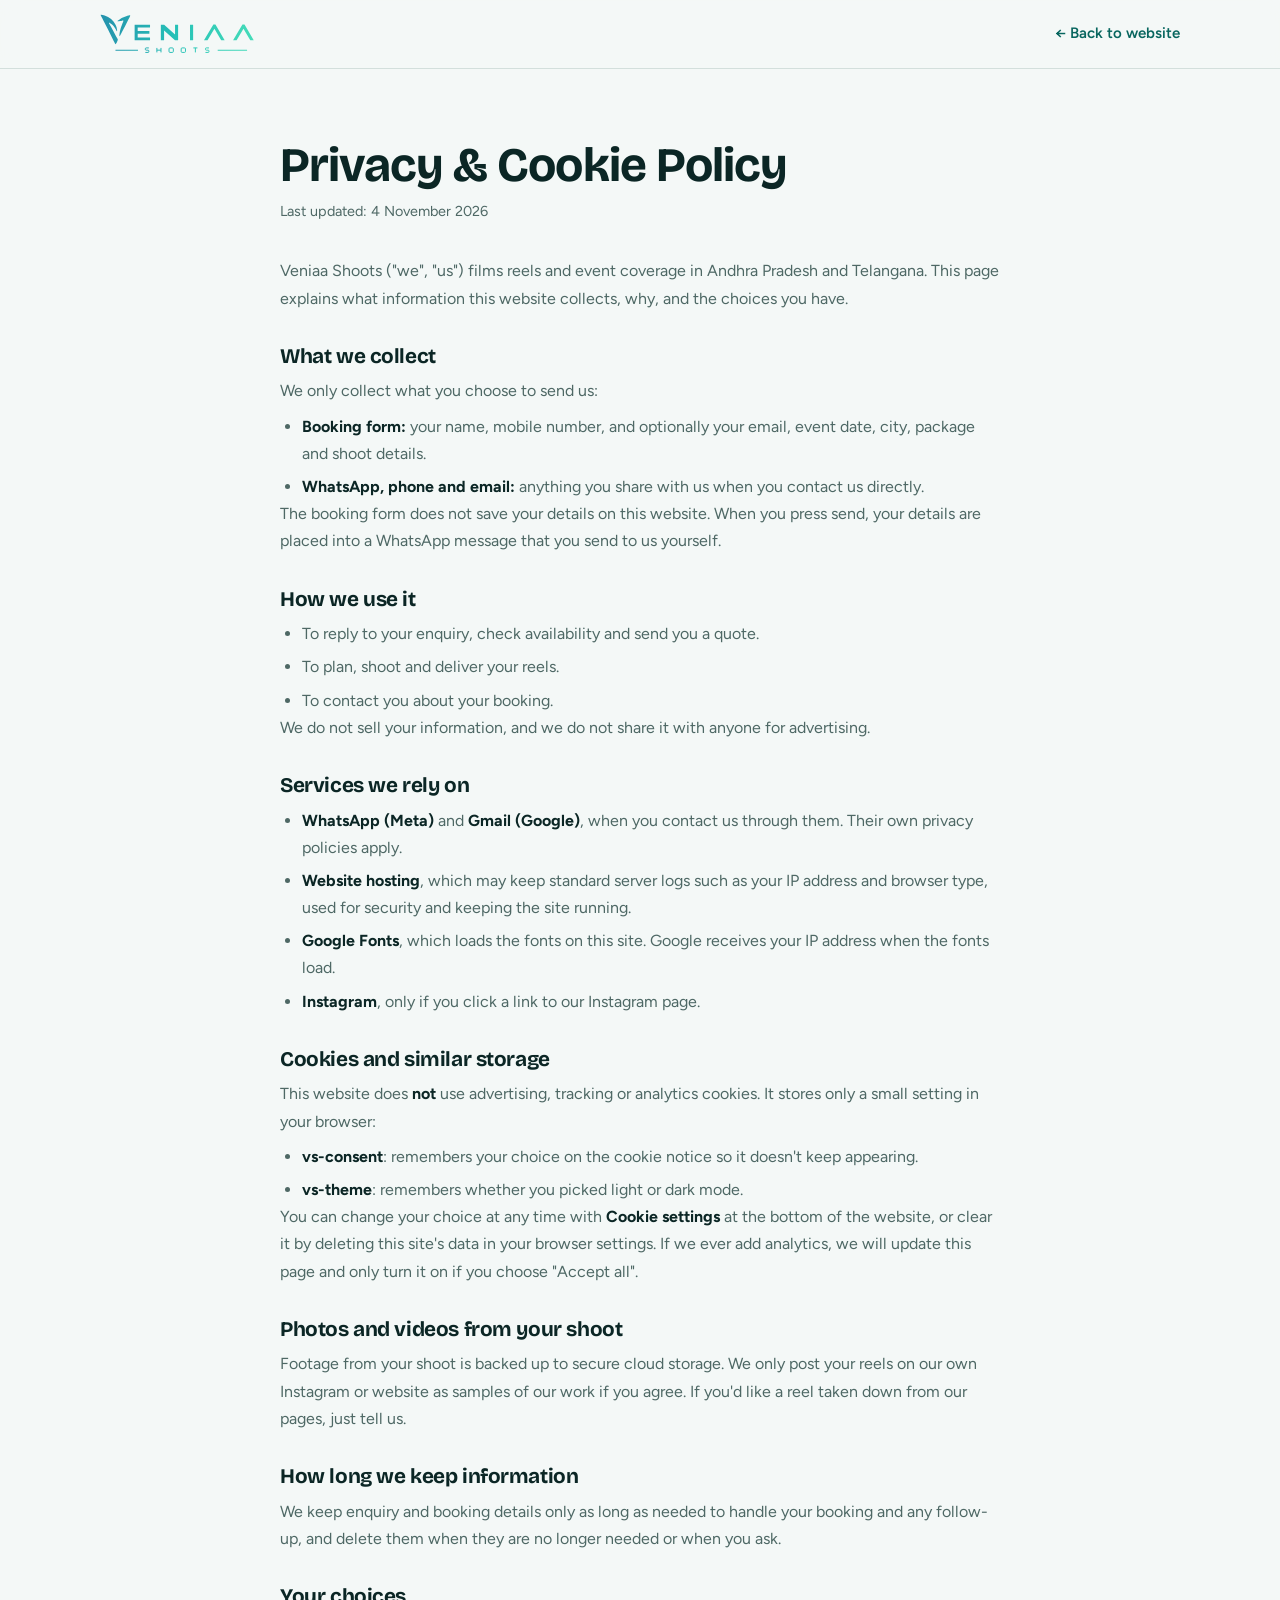
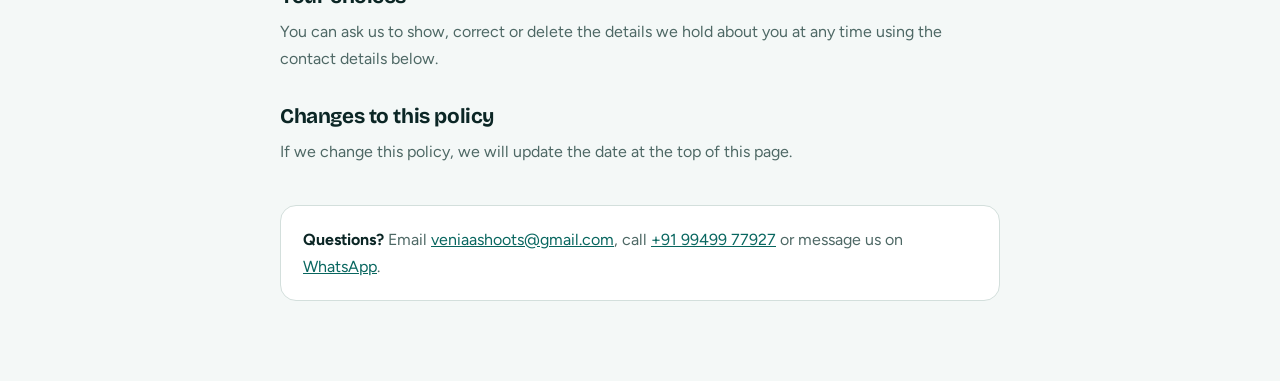
<file: privacy.html>
<!doctype html>
<html lang="en">
<head>
<meta charset="utf-8">
<meta name="viewport" content="width=device-width,initial-scale=1">
<title>Privacy & Cookie Policy | Veniaa Shoots</title>
<meta name="theme-color" content="#F3F7F6">
<link rel="icon" href="images/favicon.png">
<link rel="stylesheet" href="https://fonts.googleapis.com/css2?family=Bricolage+Grotesque:opsz,wght@12..96,500;12..96,700;12..96,800&family=Figtree:wght@400;500;600;700&family=JetBrains+Mono:wght@400;500&family=Anton&family=Montserrat:wght@500;600&display=swap">
<link rel="stylesheet" href="css/style.css">
<script>document.documentElement.setAttribute('data-theme','light');try{if(localStorage.getItem('vs-theme')==='dark')document.documentElement.removeAttribute('data-theme');}catch(e){}</script>
<style>
.lg-top{position:sticky;top:0;z-index:5;background:color-mix(in srgb,var(--bg) 90%,transparent);backdrop-filter:blur(10px);border-bottom:1px solid var(--line)}
.lg-top .wrap{display:flex;align-items:center;justify-content:space-between;gap:16px;min-height:68px}
.lg-top .brand-logo{height:40px;width:auto;display:block}
.lg-back{font-weight:600;font-size:.94rem;color:var(--teal-ink);text-decoration:none}
.lg{max-width:760px;margin-inline:auto;padding:clamp(36px,6vw,72px) 20px 80px}
.lg h1{font-size:clamp(2rem,5vw,3rem);margin-bottom:8px}
.lg .upd{color:var(--muted);font-size:.9rem;margin-bottom:34px}
.lg h2{font-size:1.3rem;margin:34px 0 10px;scroll-margin-top:90px}
.lg p,.lg li{color:var(--muted);line-height:1.7}
.lg p+p{margin-top:10px}
.lg ul{list-style:disc;padding-left:22px;display:grid;gap:6px;margin-top:8px}
.lg b{color:var(--ink)}
.lg a{color:var(--teal-ink)}
.lg-card{margin-top:40px;padding:20px 22px;border-radius:16px;border:1px solid var(--line);background:var(--surface)}
.lg-card p{margin:0}
</style>
</head>
<body>
<header class="lg-top"><div class="wrap"><a href="index.html"><svg class="brand-logo" viewBox="10 10 564 146" xmlns="http://www.w3.org/2000/svg" xmlns:xlink="http://www.w3.org/1999/xlink" role="img" aria-label="Veniaa Shoots"><defs><linearGradient id="nl-g" gradientUnits="userSpaceOnUse" x1="12" y1="0" x2="572" y2="0"><stop offset="0" stop-color="#2492ad"/><stop offset=".5" stop-color="#27c2b7"/><stop offset="1" stop-color="#45dcb9"/></linearGradient><linearGradient id="nl-s" gradientUnits="userSpaceOnUse" x1="0" y1="0" x2="160" y2="40" gradientTransform="translate(-300 0)"><stop offset="0" stop-color="#fff" stop-opacity="0"/><stop offset=".5" stop-color="#fff" stop-opacity=".75"/><stop offset="1" stop-color="#fff" stop-opacity="0"/><animateTransform attributeName="gradientTransform" type="translate" values="-260 0;700 0;700 0" keyTimes="0;.4;1" dur="7s" begin="2s" repeatCount="indefinite" fill="freeze"/></linearGradient></defs><g fill="url(#nl-g)" stroke="url(#nl-g)" stroke-width="0"><g id="nl-shape"><path d="M73.46 36.39 C74.79 37.59 87.66 35.35 90.00 34.80 C91.52 34.44 93.96 33.35 95.32 34.46 C95.99 35.84 91.94 44.40 91.18 46.37 C87.72 55.42 82.76 69.12 81.81 78.62 C81.59 80.78 79.74 89.75 81.58 91.01 C83.11 90.88 83.80 88.17 84.41 87.00 C86.48 82.99 88.56 78.98 90.68 75.00 C98.58 60.19 106.31 45.11 113.62 30.00 C114.72 27.72 121.07 16.75 120.32 15.10 C118.81 13.91 112.38 15.95 110.50 16.52 C100.58 19.49 91.27 23.07 82.50 28.77 C80.84 29.86 73.16 34.62 73.46 36.39Z M12.56 13.12 C11.85 14.73 13.98 17.59 14.76 19.00 C17.56 24.09 19.99 29.38 22.73 34.50 C33.75 55.18 44.11 76.29 54.59 97.25 C57.51 103.09 60.37 108.99 63.44 114.75 C64.22 116.21 65.26 119.79 67.00 120.17 C68.42 119.64 75.63 105.23 75.22 103.62 C74.41 100.36 69.42 92.50 67.57 89.13 C61.82 78.67 56.19 68.15 50.58 57.62 C48.52 53.78 46.47 49.94 44.37 46.12 C43.79 45.08 42.26 43.00 42.92 41.83 C44.68 41.18 48.55 44.41 50.00 45.37 C57.11 50.12 62.47 57.26 66.82 64.50 C67.64 65.88 70.67 72.97 71.87 72.97 C73.00 71.90 72.35 68.68 72.21 67.25 C71.59 61.10 69.81 55.36 67.19 49.75 C59.43 33.12 44.18 21.30 26.88 15.82 C22.68 14.49 17.84 12.58 13.38 12.73 C13.01 12.82 12.85 12.89 12.56 13.12Z"/><path d="M136.4 49.1H192.6V59.5H147.6V72.4H190.3V82.5H147.6V95.9H192.6V106.1H136.4Z M232.1 106.1V49.1H244.2L283.9 84.9V49.1H295.1V106.1H283.7L243.9 70.4V106.1Z M338.6 49.1H349.9V106.1H338.6Z M389.60 106.10 L423.80 48.00 L431.40 48.00 L465.00 106.10 L452.40 106.10 L427.60 63.60 L402.40 106.10Z M495.75 106.10 L529.95 48.00 L537.55 48.00 L571.15 106.10 L558.55 106.10 L533.75 63.60 L508.55 106.10Z"/><path d="M66.43 140.61H148.65V143.77H66.43Z M439.61 140.61H546.85V143.77H439.61Z"/><path fill="none" stroke-width="3.6" stroke-linejoin="round" d="M188.31 133.8H178.47Q175.47 133.8 175.47 136.8V139.00Q175.47 142.0 178.47 142.0H185.31Q188.31 142.0 188.31 145.0V147.20Q188.31 150.2 185.31 150.2H175.47 M217.65 133.8V150.2M232.63 133.8V150.2M217.65 142.0H232.63 M265.47 133.8H274.17Q277.67 133.8 277.67 137.3V146.70Q277.67 150.2 274.17 150.2H265.47Q261.97 150.2 261.97 146.7V137.3Q261.97 133.8 265.47 133.8Z M309.79 133.8H318.50Q322.00 133.8 322.00 137.3V146.70Q322.00 150.2 318.50 150.2H309.79Q306.29 150.2 306.29 146.7V137.3Q306.29 133.8 309.79 133.8Z M350.62 133.8H365.61M358.11 133.8V150.2 M407.78 133.8H397.94Q394.94 133.8 394.94 136.8V139.00Q394.94 142.0 397.94 142.0H404.78Q407.78 142.0 407.78 145.0V147.20Q407.78 150.2 404.78 150.2H394.94"/></g></g><use href="#nl-shape" xlink:href="#nl-shape" fill="url(#nl-s)" stroke="url(#nl-s)" stroke-width="0"/></svg></a><a class="lg-back" href="index.html">&larr; Back to website</a></div></header>
<main class="lg">
<h1>Privacy &amp; Cookie Policy</h1>
<p class="upd">Last updated: 4 November 2026</p>
<p>Veniaa Shoots ("we", "us") films reels and event coverage in Andhra Pradesh and Telangana. This page explains what information this website collects, why, and the choices you have.</p>

<h2>What we collect</h2>
<p>We only collect what you choose to send us:</p>
<ul>
<li><b>Booking form:</b> your name, mobile number, and optionally your email, event date, city, package and shoot details.</li>
<li><b>WhatsApp, phone and email:</b> anything you share with us when you contact us directly.</li>
</ul>
<p>The booking form does not save your details on this website. When you press send, your details are placed into a WhatsApp message that you send to us yourself.</p>

<h2>How we use it</h2>
<ul>
<li>To reply to your enquiry, check availability and send you a quote.</li>
<li>To plan, shoot and deliver your reels.</li>
<li>To contact you about your booking.</li>
</ul>
<p>We do not sell your information, and we do not share it with anyone for advertising.</p>

<h2>Services we rely on</h2>
<ul>
<li><b>WhatsApp (Meta)</b> and <b>Gmail (Google)</b>, when you contact us through them. Their own privacy policies apply.</li>
<li><b>Website hosting</b>, which may keep standard server logs such as your IP address and browser type, used for security and keeping the site running.</li>
<li><b>Google Fonts</b>, which loads the fonts on this site. Google receives your IP address when the fonts load.</li>
<li><b>Instagram</b>, only if you click a link to our Instagram page.</li>
</ul>

<h2 id="cookies">Cookies and similar storage</h2>
<p>This website does <b>not</b> use advertising, tracking or analytics cookies. It stores only a small setting in your browser:</p>
<ul>
<li><b>vs-consent</b>: remembers your choice on the cookie notice so it doesn't keep appearing.</li>
<li><b>vs-theme</b>: remembers whether you picked light or dark mode.</li>
</ul>
<p>You can change your choice at any time with <b>Cookie settings</b> at the bottom of the website, or clear it by deleting this site's data in your browser settings. If we ever add analytics, we will update this page and only turn it on if you choose "Accept all".</p>

<h2>Photos and videos from your shoot</h2>
<p>Footage from your shoot is backed up to secure cloud storage. We only post your reels on our own Instagram or website as samples of our work if you agree. If you'd like a reel taken down from our pages, just tell us.</p>

<h2>How long we keep information</h2>
<p>We keep enquiry and booking details only as long as needed to handle your booking and any follow-up, and delete them when they are no longer needed or when you ask.</p>

<h2>Your choices</h2>
<p>You can ask us to show, correct or delete the details we hold about you at any time using the contact details below.</p>

<h2>Changes to this policy</h2>
<p>If we change this policy, we will update the date at the top of this page.</p>
<div class="lg-card"><p><b>Questions?</b> Email <a href="mailto:veniaashoots@gmail.com">veniaashoots@gmail.com</a>, call <a href="tel:+919949977927">+91 99499 77927</a> or message us on <a href="https://wa.me/919063185111">WhatsApp</a>.</p></div>
</main>
</body>
</html>
</file>
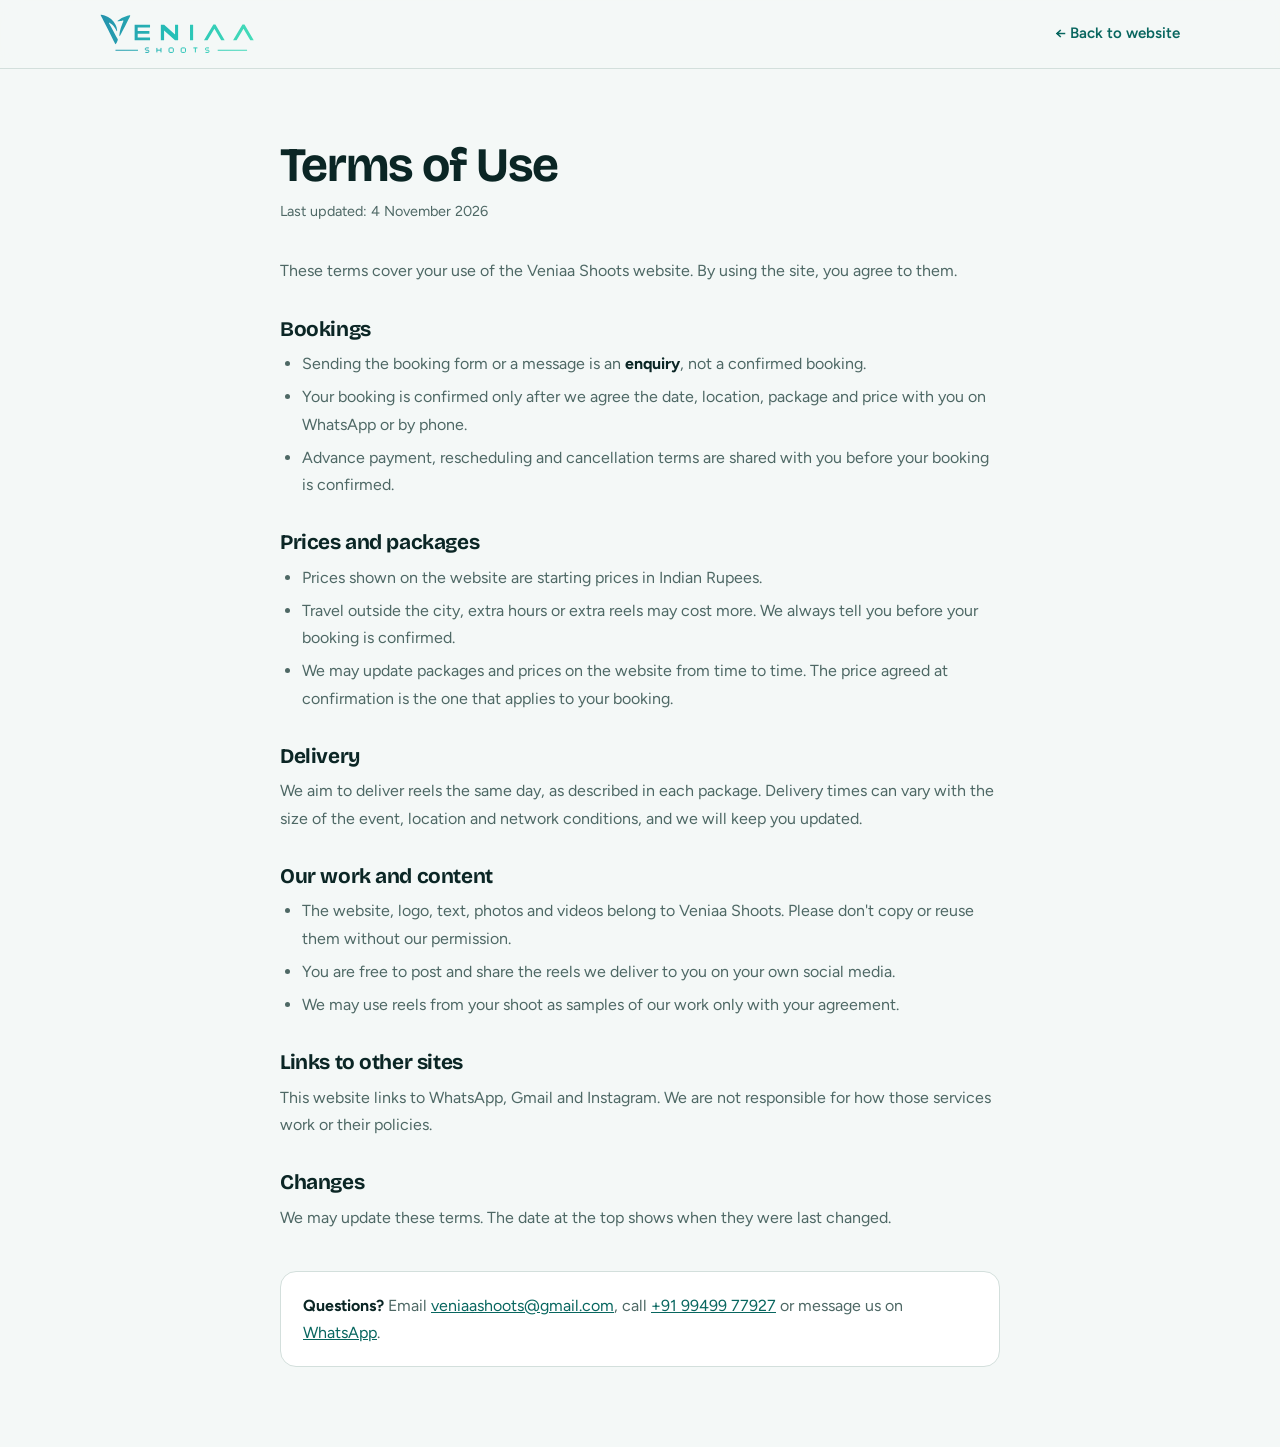
<file: terms.html>
<!doctype html>
<html lang="en">
<head>
<meta charset="utf-8">
<meta name="viewport" content="width=device-width,initial-scale=1">
<title>Terms of Use | Veniaa Shoots</title>
<meta name="theme-color" content="#F3F7F6">
<link rel="icon" href="images/favicon.png">
<link rel="stylesheet" href="https://fonts.googleapis.com/css2?family=Bricolage+Grotesque:opsz,wght@12..96,500;12..96,700;12..96,800&family=Figtree:wght@400;500;600;700&family=JetBrains+Mono:wght@400;500&family=Anton&family=Montserrat:wght@500;600&display=swap">
<link rel="stylesheet" href="css/style.css">
<script>document.documentElement.setAttribute('data-theme','light');try{if(localStorage.getItem('vs-theme')==='dark')document.documentElement.removeAttribute('data-theme');}catch(e){}</script>
<style>
.lg-top{position:sticky;top:0;z-index:5;background:color-mix(in srgb,var(--bg) 90%,transparent);backdrop-filter:blur(10px);border-bottom:1px solid var(--line)}
.lg-top .wrap{display:flex;align-items:center;justify-content:space-between;gap:16px;min-height:68px}
.lg-top .brand-logo{height:40px;width:auto;display:block}
.lg-back{font-weight:600;font-size:.94rem;color:var(--teal-ink);text-decoration:none}
.lg{max-width:760px;margin-inline:auto;padding:clamp(36px,6vw,72px) 20px 80px}
.lg h1{font-size:clamp(2rem,5vw,3rem);margin-bottom:8px}
.lg .upd{color:var(--muted);font-size:.9rem;margin-bottom:34px}
.lg h2{font-size:1.3rem;margin:34px 0 10px;scroll-margin-top:90px}
.lg p,.lg li{color:var(--muted);line-height:1.7}
.lg p+p{margin-top:10px}
.lg ul{list-style:disc;padding-left:22px;display:grid;gap:6px;margin-top:8px}
.lg b{color:var(--ink)}
.lg a{color:var(--teal-ink)}
.lg-card{margin-top:40px;padding:20px 22px;border-radius:16px;border:1px solid var(--line);background:var(--surface)}
.lg-card p{margin:0}
</style>
</head>
<body>
<header class="lg-top"><div class="wrap"><a href="index.html"><svg class="brand-logo" viewBox="10 10 564 146" xmlns="http://www.w3.org/2000/svg" xmlns:xlink="http://www.w3.org/1999/xlink" role="img" aria-label="Veniaa Shoots"><defs><linearGradient id="nl-g" gradientUnits="userSpaceOnUse" x1="12" y1="0" x2="572" y2="0"><stop offset="0" stop-color="#2492ad"/><stop offset=".5" stop-color="#27c2b7"/><stop offset="1" stop-color="#45dcb9"/></linearGradient><linearGradient id="nl-s" gradientUnits="userSpaceOnUse" x1="0" y1="0" x2="160" y2="40" gradientTransform="translate(-300 0)"><stop offset="0" stop-color="#fff" stop-opacity="0"/><stop offset=".5" stop-color="#fff" stop-opacity=".75"/><stop offset="1" stop-color="#fff" stop-opacity="0"/><animateTransform attributeName="gradientTransform" type="translate" values="-260 0;700 0;700 0" keyTimes="0;.4;1" dur="7s" begin="2s" repeatCount="indefinite" fill="freeze"/></linearGradient></defs><g fill="url(#nl-g)" stroke="url(#nl-g)" stroke-width="0"><g id="nl-shape"><path d="M73.46 36.39 C74.79 37.59 87.66 35.35 90.00 34.80 C91.52 34.44 93.96 33.35 95.32 34.46 C95.99 35.84 91.94 44.40 91.18 46.37 C87.72 55.42 82.76 69.12 81.81 78.62 C81.59 80.78 79.74 89.75 81.58 91.01 C83.11 90.88 83.80 88.17 84.41 87.00 C86.48 82.99 88.56 78.98 90.68 75.00 C98.58 60.19 106.31 45.11 113.62 30.00 C114.72 27.72 121.07 16.75 120.32 15.10 C118.81 13.91 112.38 15.95 110.50 16.52 C100.58 19.49 91.27 23.07 82.50 28.77 C80.84 29.86 73.16 34.62 73.46 36.39Z M12.56 13.12 C11.85 14.73 13.98 17.59 14.76 19.00 C17.56 24.09 19.99 29.38 22.73 34.50 C33.75 55.18 44.11 76.29 54.59 97.25 C57.51 103.09 60.37 108.99 63.44 114.75 C64.22 116.21 65.26 119.79 67.00 120.17 C68.42 119.64 75.63 105.23 75.22 103.62 C74.41 100.36 69.42 92.50 67.57 89.13 C61.82 78.67 56.19 68.15 50.58 57.62 C48.52 53.78 46.47 49.94 44.37 46.12 C43.79 45.08 42.26 43.00 42.92 41.83 C44.68 41.18 48.55 44.41 50.00 45.37 C57.11 50.12 62.47 57.26 66.82 64.50 C67.64 65.88 70.67 72.97 71.87 72.97 C73.00 71.90 72.35 68.68 72.21 67.25 C71.59 61.10 69.81 55.36 67.19 49.75 C59.43 33.12 44.18 21.30 26.88 15.82 C22.68 14.49 17.84 12.58 13.38 12.73 C13.01 12.82 12.85 12.89 12.56 13.12Z"/><path d="M136.4 49.1H192.6V59.5H147.6V72.4H190.3V82.5H147.6V95.9H192.6V106.1H136.4Z M232.1 106.1V49.1H244.2L283.9 84.9V49.1H295.1V106.1H283.7L243.9 70.4V106.1Z M338.6 49.1H349.9V106.1H338.6Z M389.60 106.10 L423.80 48.00 L431.40 48.00 L465.00 106.10 L452.40 106.10 L427.60 63.60 L402.40 106.10Z M495.75 106.10 L529.95 48.00 L537.55 48.00 L571.15 106.10 L558.55 106.10 L533.75 63.60 L508.55 106.10Z"/><path d="M66.43 140.61H148.65V143.77H66.43Z M439.61 140.61H546.85V143.77H439.61Z"/><path fill="none" stroke-width="3.6" stroke-linejoin="round" d="M188.31 133.8H178.47Q175.47 133.8 175.47 136.8V139.00Q175.47 142.0 178.47 142.0H185.31Q188.31 142.0 188.31 145.0V147.20Q188.31 150.2 185.31 150.2H175.47 M217.65 133.8V150.2M232.63 133.8V150.2M217.65 142.0H232.63 M265.47 133.8H274.17Q277.67 133.8 277.67 137.3V146.70Q277.67 150.2 274.17 150.2H265.47Q261.97 150.2 261.97 146.7V137.3Q261.97 133.8 265.47 133.8Z M309.79 133.8H318.50Q322.00 133.8 322.00 137.3V146.70Q322.00 150.2 318.50 150.2H309.79Q306.29 150.2 306.29 146.7V137.3Q306.29 133.8 309.79 133.8Z M350.62 133.8H365.61M358.11 133.8V150.2 M407.78 133.8H397.94Q394.94 133.8 394.94 136.8V139.00Q394.94 142.0 397.94 142.0H404.78Q407.78 142.0 407.78 145.0V147.20Q407.78 150.2 404.78 150.2H394.94"/></g></g><use href="#nl-shape" xlink:href="#nl-shape" fill="url(#nl-s)" stroke="url(#nl-s)" stroke-width="0"/></svg></a><a class="lg-back" href="index.html">&larr; Back to website</a></div></header>
<main class="lg">
<h1>Terms of Use</h1>
<p class="upd">Last updated: 4 November 2026</p>
<p>These terms cover your use of the Veniaa Shoots website. By using the site, you agree to them.</p>

<h2>Bookings</h2>
<ul>
<li>Sending the booking form or a message is an <b>enquiry</b>, not a confirmed booking.</li>
<li>Your booking is confirmed only after we agree the date, location, package and price with you on WhatsApp or by phone.</li>
<li>Advance payment, rescheduling and cancellation terms are shared with you before your booking is confirmed.</li>
</ul>

<h2>Prices and packages</h2>
<ul>
<li>Prices shown on the website are starting prices in Indian Rupees.</li>
<li>Travel outside the city, extra hours or extra reels may cost more. We always tell you before your booking is confirmed.</li>
<li>We may update packages and prices on the website from time to time. The price agreed at confirmation is the one that applies to your booking.</li>
</ul>

<h2>Delivery</h2>
<p>We aim to deliver reels the same day, as described in each package. Delivery times can vary with the size of the event, location and network conditions, and we will keep you updated.</p>

<h2>Our work and content</h2>
<ul>
<li>The website, logo, text, photos and videos belong to Veniaa Shoots. Please don't copy or reuse them without our permission.</li>
<li>You are free to post and share the reels we deliver to you on your own social media.</li>
<li>We may use reels from your shoot as samples of our work only with your agreement.</li>
</ul>

<h2>Links to other sites</h2>
<p>This website links to WhatsApp, Gmail and Instagram. We are not responsible for how those services work or their policies.</p>

<h2>Changes</h2>
<p>We may update these terms. The date at the top shows when they were last changed.</p>
<div class="lg-card"><p><b>Questions?</b> Email <a href="mailto:veniaashoots@gmail.com">veniaashoots@gmail.com</a>, call <a href="tel:+919949977927">+91 99499 77927</a> or message us on <a href="https://wa.me/919063185111">WhatsApp</a>.</p></div>
</main>
</body>
</html>
</file>
<file: css/style.css>
body{margin:0}img{max-width:100%}[hidden]{display:none!important}
/* Layout: the upright 9:16 reel frame is the unit. The hero stands three frames beside the pitch,
   the booking form is a call sheet, and the dashboard is a production board (lead list + lead sheet). */
:root{
  --bg:#F3F7F6; --surface:#FFFFFF; --sunk:#E8EFED; --ink:#0B2625; --muted:#526D6A; --line:#D2DEDB;
  --teal:#0C857E; --teal-ink:#075E59; --on-teal:#FFFFFF; --leaf:#2FAE6A;
  --frame:#07191A; --frame-fg:#E8F3F1; --frame-muted:#93B3AF; --frame-line:#21403F; --rec:#E5484D;
  --s-new:#0C857E; --s-contacted:#9A5B00; --s-confirmed:#2B62C4; --s-shot:#7446BD; --s-delivered:#1F7A45; --s-lost:#64736F;
  --danger:#BF362E;
  --display:"Bricolage Grotesque","Avenir Next","Segoe UI",system-ui,sans-serif;
  --body:"Figtree","Segoe UI",system-ui,-apple-system,sans-serif;
  --mono:"JetBrains Mono",ui-monospace,"SF Mono",Menlo,Consolas,monospace;
  --r:14px; --r-s:9px;
}
@media (prefers-color-scheme: dark){
  :root:not([data-theme="light"]){
    --bg:#061415; --surface:#0C2021; --sunk:#091A1B; --ink:#E4F0EE; --muted:#8CA8A4; --line:#1D3A3B;
    --teal:#2FBFB3; --teal-ink:#7FDED5; --on-teal:#04201F; --leaf:#5BD08C;
    --frame:#020B0C; --frame-fg:#E8F3F1; --frame-muted:#93B3AF; --frame-line:#21403F; --rec:#FF5A5F;
    --s-new:#3CCBBF; --s-contacted:#E5A93B; --s-confirmed:#7BA6F5; --s-shot:#B592F0; --s-delivered:#5CCB86; --s-lost:#8FA09D;
    --danger:#F0736B; color-scheme:dark;
  }
}
:root[data-theme="dark"]{
  --bg:#061415; --surface:#0C2021; --sunk:#091A1B; --ink:#E4F0EE; --muted:#8CA8A4; --line:#1D3A3B;
  --teal:#2FBFB3; --teal-ink:#7FDED5; --on-teal:#04201F; --leaf:#5BD08C;
  --frame:#020B0C; --frame-fg:#E8F3F1; --frame-muted:#93B3AF; --frame-line:#21403F; --rec:#FF5A5F;
  --s-new:#3CCBBF; --s-contacted:#E5A93B; --s-confirmed:#7BA6F5; --s-shot:#B592F0; --s-delivered:#5CCB86; --s-lost:#8FA09D;
  --danger:#F0736B; color-scheme:dark;
}
/* Veniaa Shoots uses one dark, cinematic look on every device. */
:root{
  --bg:#061415; --surface:#0C2021; --sunk:#091A1B; --ink:#E4F0EE; --muted:#8CA8A4; --line:#1D3A3B;
  --teal:#2FBFB3; --teal-ink:#7FDED5; --on-teal:#04201F; --leaf:#5BD08C;
  --frame:#020B0C; --frame-fg:#E8F3F1; --frame-muted:#93B3AF; --frame-line:#21403F; --rec:#FF5A5F;
  --s-new:#3CCBBF; --s-contacted:#E5A93B; --s-confirmed:#7BA6F5; --s-shot:#B592F0; --s-delivered:#5CCB86; --s-lost:#8FA09D;
  --danger:#F0736B; color-scheme:dark;
}
*,*::before,*::after{box-sizing:border-box}
html{scroll-behavior:smooth}
body{background:var(--bg);color:var(--ink);font-family:var(--body);font-size:16px;line-height:1.55;-webkit-font-smoothing:antialiased}
h1,h2,h3,p,ul,ol{margin:0}
ul,ol{padding:0;list-style:none}
a{color:inherit}
button,input,select,textarea{font:inherit;color:inherit}
:focus-visible{outline:2px solid var(--teal);outline-offset:2px;border-radius:4px}
.wrap{max-width:1160px;margin-inline:auto;padding-inline:clamp(16px,4vw,40px)}
.mono{font-family:var(--mono);font-size:.72rem;letter-spacing:.14em;text-transform:uppercase}
.eyebrow{font-family:var(--mono);font-size:.72rem;letter-spacing:.16em;text-transform:uppercase;color:var(--teal-ink)}
h1,h2,h3{font-family:var(--display);text-wrap:balance;letter-spacing:-.02em;line-height:1.04}

/* buttons */
.btn{display:inline-flex;align-items:center;justify-content:center;gap:8px;min-height:44px;padding:10px 18px;border-radius:999px;border:1px solid transparent;font-weight:600;font-size:.95rem;text-decoration:none;cursor:pointer;white-space:nowrap;transition:background .15s,border-color .15s,transform .15s}
.btn.primary{background:var(--teal);color:var(--on-teal)}
.btn.primary:hover{background:var(--teal-ink);color:var(--surface)}
.btn.ghost{background:transparent;border-color:var(--line);color:var(--ink)}
.btn.ghost:hover{border-color:var(--teal)}
.btn.small{min-height:36px;padding:6px 13px;font-size:.85rem}
.btn.danger{background:transparent;border-color:var(--line);color:var(--danger)}
.btn:active{transform:translateY(1px)}

/* nav */
.nav{position:sticky;top:env(safe-area-inset-top,0px);z-index:20;background:color-mix(in srgb,var(--bg) 88%,transparent);backdrop-filter:blur(10px);border-bottom:1px solid var(--line)}
.nav-in{display:flex;align-items:center;gap:16px;min-height:64px;flex-wrap:wrap;padding-block:8px}
.brand{display:flex;align-items:center;gap:10px;text-decoration:none;margin-right:auto}
.brand-logo{display:block;height:46px;width:auto;overflow:visible}
.brand:hover .brand-logo{filter:drop-shadow(0 0 12px rgba(47,191,179,.35))}
@media (max-width:760px){.brand-logo{height:38px}}
@media (max-width:400px){.nav-actions .btn.primary{display:none}}
.brand span{font-family:var(--display);font-weight:700;font-size:1.05rem;letter-spacing:.02em}
.nav-links{display:flex;gap:22px}
.nav-links a{font-size:.92rem;font-weight:500;color:var(--muted);text-decoration:none}
.nav-links a:hover{color:var(--ink)}
.nav-actions{display:flex;gap:8px}
@media (max-width:760px){.nav-links{display:none}.brand span{display:none}}

/* hero */
.hero{padding-block:clamp(36px,6vw,76px) clamp(40px,6vw,80px)}
.hero-grid{display:grid;grid-template-columns:minmax(0,1fr) minmax(0,1fr);gap:clamp(28px,5vw,64px);align-items:center}
.hero h1{font-size:clamp(2.5rem,6.2vw,4.7rem);font-weight:800;margin-block:14px 18px}
.hero h1 em{font-style:normal;color:var(--teal)}
.lede{font-size:clamp(1.02rem,1.5vw,1.18rem);color:var(--muted);max-width:34em}
.hero-cta{display:flex;flex-wrap:wrap;gap:10px;margin-top:26px}
.facts{display:flex;flex-wrap:wrap;gap:8px 22px;margin-top:30px;padding-top:18px;border-top:1px solid var(--line);color:var(--muted)}
.facts li{display:flex;align-items:center;gap:8px}
.facts li::before{content:"";width:6px;height:6px;border-radius:50%;background:var(--leaf)}
.reels{display:grid;grid-template-columns:repeat(3,minmax(0,1fr));gap:clamp(8px,1.4vw,16px);align-items:start}
.reel{position:relative;aspect-ratio:9/16;max-width:100%;border-radius:clamp(10px,1.6vw,20px);overflow:hidden;background:var(--frame);color:var(--frame-fg);border:1px solid var(--frame-line)}
.reel:nth-child(2){margin-top:clamp(18px,4vw,48px)}
.reel:nth-child(3){margin-top:clamp(6px,1.4vw,16px)}
.reel video{position:absolute;inset:0;width:100%;height:100%;object-fit:cover;display:block}
.reel::after{content:"";position:absolute;inset:0;pointer-events:none;background:linear-gradient(180deg,rgba(2,11,12,.6),rgba(2,11,12,0) 24%,rgba(2,11,12,0) 50%,rgba(2,11,12,.92))}
.reel-top,.reel-bot,.corner{z-index:2}
.reel-top{position:absolute;inset:10px 10px auto;display:flex;justify-content:space-between;gap:6px;font-family:var(--mono);font-size:clamp(.5rem,.9vw,.68rem);letter-spacing:.08em}
.rec{display:flex;align-items:center;gap:5px}
.rec::before{content:"";width:7px;height:7px;border-radius:50%;background:var(--rec);animation:blink 1.6s steps(2,start) infinite}
@keyframes blink{to{visibility:hidden}}
.corner{position:absolute;width:14px;height:14px;border:1.5px solid var(--frame-fg);opacity:.55}
.corner.a{left:10px;top:34px;border-right:0;border-bottom:0}.corner.b{right:10px;top:34px;border-left:0;border-bottom:0}
.reel-bot{position:absolute;inset:auto 12px 14px}
.reel-bot b{display:block;font-family:var(--display);font-weight:800;font-size:clamp(.95rem,2.3vw,1.6rem);letter-spacing:-.01em;line-height:1.05}
.reel-bot span{display:block;margin-top:6px;font-size:.8rem;color:var(--frame-muted);line-height:1.35}
.reel-note{margin-top:14px;font-size:.88rem;color:var(--muted)}
.reel-note a{color:var(--teal-ink);font-weight:600}
@media (max-width:860px){.hero-grid{grid-template-columns:1fr}.reel-bot span{display:none}}

/* what we shoot */
.sec{padding-block:clamp(44px,7vw,92px)}
.sec-head{display:grid;gap:10px;margin-bottom:clamp(24px,4vw,44px);max-width:44rem}
.sec h2{font-size:clamp(1.8rem,3.6vw,2.8rem);font-weight:800}
.sec-head p{color:var(--muted);font-size:1.05rem}
.kinds{display:grid;grid-template-columns:repeat(3,minmax(0,1fr));gap:clamp(20px,3vw,40px)}
.kind{display:grid;gap:10px;align-content:start;padding-top:18px;border-top:2px solid var(--ink)}
.kind h3{font-size:1.45rem;font-weight:700}
.kind p{color:var(--muted)}
.kind ul{display:grid;gap:6px;margin-top:6px;font-size:.95rem}
.kind li{display:flex;gap:10px;align-items:baseline}
.kind li::before{content:"";flex:none;width:10px;height:2px;background:var(--teal);transform:translateY(-4px)}
@media (max-width:820px){.kinds{grid-template-columns:1fr}}

/* process band: always a dark screen, styled from the frame tokens */
.band{background:var(--frame);color:var(--frame-fg);border-block:1px solid var(--frame-line)}
.band .eyebrow{color:var(--frame-muted)}
.band .sec-head p{color:var(--frame-muted)}
/* ---- How it works: four steps on a timeline. A teal line fills as you scroll and each step lights up when the line reaches it. ---- */
.tl{position:relative;--node:64px;margin-top:8px}
.tl-track{position:absolute;left:12.5%;right:12.5%;top:calc(var(--node)/2);height:3px;border-radius:3px;background:color-mix(in srgb,var(--frame-fg) 12%,transparent);overflow:visible}
.tl-fill{position:absolute;inset:0;border-radius:inherit;transform-origin:left;transform:scaleX(var(--p,0));
  background:linear-gradient(90deg,#0f8d84,var(--teal) 50%,#7ff3e4);box-shadow:0 0 12px var(--teal),0 0 26px color-mix(in srgb,var(--teal) 55%,transparent)}
.tl-fill::after{content:"";position:absolute;right:-6px;top:50%;width:12px;height:12px;margin-top:-6px;border-radius:50%;background:#dffffa;
  box-shadow:0 0 12px #fff,0 0 24px var(--teal);opacity:calc(var(--p,0) * 10);transform:scaleX(calc(1 / max(var(--p,1),.01)))}
.steps{position:relative;display:grid;grid-template-columns:repeat(4,minmax(0,1fr));gap:clamp(12px,2vw,28px);counter-reset:s}
.step{position:relative;display:grid;justify-items:center;text-align:center;gap:8px;align-content:start;padding:0 6px}
.st-node{position:relative;display:grid;place-items:center;width:var(--node);height:var(--node);border-radius:50%;margin-bottom:10px;
  color:var(--frame-muted);background:var(--frame);border:2px solid var(--frame-line);transition:color .5s,border-color .5s,background .5s,box-shadow .6s,transform .6s cubic-bezier(.16,.84,.24,1)}
.st-node svg{width:26px;height:26px}
.st-node b{position:absolute;right:-4px;top:-4px;display:grid;place-items:center;width:22px;height:22px;border-radius:50%;font:700 .68rem var(--mono);
  background:var(--frame-line);color:var(--frame-fg);transition:background .5s,color .5s}
.step .mono{color:var(--frame-muted);font-size:.7rem;letter-spacing:.16em;transition:color .5s}
.step h3{font-family:var(--display);font-size:clamp(1.25rem,1.8vw,1.5rem);font-weight:800;color:color-mix(in srgb,var(--frame-fg) 55%,transparent);transition:color .5s,text-shadow .6s}
.step p{color:var(--frame-muted);font-size:.95rem;line-height:1.5;max-width:30ch;opacity:.65;transition:opacity .6s}
.step.lit .st-node{color:var(--on-teal);border-color:var(--teal);transform:scale(1.06);
  background:radial-gradient(circle at 35% 30%,#7ff3e4,var(--teal) 55%,#0f8d84);box-shadow:0 0 0 6px color-mix(in srgb,var(--teal) 16%,transparent),0 0 28px color-mix(in srgb,var(--teal) 70%,transparent)}
.step.lit .st-node b{background:#fff;color:#0b3a3e}
.step.lit .mono{color:var(--teal-ink)}
.step.lit h3{color:var(--frame-fg);text-shadow:0 0 18px color-mix(in srgb,var(--teal) 55%,transparent)}
.step.lit p{opacity:1}
@media (max-width:820px){
  .tl{--node:52px}
  .tl-track{left:calc(var(--node)/2 - 1.5px);right:auto;top:calc(var(--node)/2);bottom:calc(var(--node)/2 + 40px);width:3px;height:auto}
  .tl-fill{transform-origin:top;transform:scaleY(var(--p,0))}
  .tl-fill::after{right:auto;left:50%;top:auto;bottom:-6px;margin:0 0 0 -6px;transform:scaleY(calc(1 / max(var(--p,1),.01)))}
  .steps{grid-template-columns:1fr;gap:26px}
  .step{grid-template-columns:var(--node) 1fr;justify-items:start;text-align:left;column-gap:18px;row-gap:4px;padding:0}
  .st-node{grid-row:span 3;margin:0}.st-node svg{width:22px;height:22px}
  .step p{max-width:none}
}
@media (prefers-reduced-motion:reduce){.tl-fill{transform:none}.step .st-node,.step h3,.step p{transition:none}}

/* booking */
.book-grid{display:grid;grid-template-columns:minmax(0,.8fr) minmax(0,1.2fr);gap:clamp(24px,5vw,64px);align-items:start}
.book-side{display:grid;gap:18px}
.book-side p{color:var(--muted)}
.next{display:grid;gap:12px;margin-top:6px}
.next li{display:grid;grid-template-columns:auto minmax(0,1fr);gap:12px;align-items:baseline}
.next li span:first-child{font-family:var(--mono);font-size:.72rem;color:var(--teal-ink);letter-spacing:.1em}
.handle{display:flex;flex-wrap:wrap;align-items:center;gap:10px;padding:14px 16px;border:1px dashed var(--line);border-radius:var(--r)}
.handle code{font-family:var(--mono);font-size:.95rem;user-select:all}
.sheet{background:var(--surface);border:1px solid var(--line);border-radius:var(--r);overflow:hidden}
.slate{display:grid;grid-template-columns:repeat(3,minmax(0,1fr));border-bottom:1px solid var(--line);background:var(--sunk)}
.slate div{padding:10px 14px;display:grid;gap:2px;min-width:0}
.slate div+div{border-left:1px solid var(--line)}
.slate .mono{color:var(--muted);font-size:.62rem}
.slate b{font-size:.9rem;font-weight:600}
.sheet-body{padding:clamp(16px,3vw,26px);display:grid;gap:16px}
.fgrid{display:grid;grid-template-columns:repeat(2,minmax(0,1fr));gap:14px}
.f{display:grid;gap:6px;min-width:0}
.f.wide{grid-column:1/-1}
.f-l{font-family:var(--mono);font-size:.66rem;letter-spacing:.13em;text-transform:uppercase;color:var(--muted)}
.f input,.f select,.f textarea,.inp{width:100%;min-height:44px;padding:10px 12px;border:1px solid var(--line);border-radius:var(--r-s);background:var(--bg);color:var(--ink)}
.f textarea{min-height:96px;resize:vertical;line-height:1.45}
.f input:focus,.f select:focus,.f textarea:focus,.inp:focus{outline:2px solid var(--teal);outline-offset:0;border-color:var(--teal)}
.seg{display:flex;flex-wrap:wrap;gap:8px;border:0;padding:0;margin:0;min-width:0}
.seg legend{padding:0;margin-bottom:6px}
.seg label{position:relative;cursor:pointer}
.seg input{position:absolute;opacity:0;inset:0;cursor:pointer}
.seg span{display:inline-flex;align-items:center;min-height:42px;padding:8px 16px;border:1px solid var(--line);border-radius:999px;font-weight:600;font-size:.92rem;background:var(--bg)}
.seg input:checked+span{background:var(--ink);color:var(--bg);border-color:var(--ink)}
.seg input:focus-visible+span{outline:2px solid var(--teal);outline-offset:2px}
.check{display:flex;align-items:center;gap:10px;font-weight:500}
.check input{width:20px;height:20px;accent-color:var(--teal)}
.ask{display:grid;gap:12px}
.ask li{display:grid;grid-template-columns:auto minmax(0,1fr);gap:12px;align-items:baseline}
.ask li::before{content:"";width:9px;height:9px;border-radius:50%;border:2px solid var(--teal);transform:translateY(1px)}
.ask b{font-weight:600}
.ask span{display:block;color:var(--muted);font-size:.92rem}
.sheet-cta{display:grid;gap:10px;justify-items:start;padding-top:18px;border-top:1px solid var(--line)}
.sheet-cta .btn{min-height:52px;padding-inline:26px;font-size:1.02rem}
.sheet-cta small{color:var(--muted);font-size:.86rem}
.sheet h3{font-size:1.5rem;font-weight:700}
.f-l i{font-style:normal;color:var(--teal-ink)}
.trap{position:absolute;left:-9999px;width:1px;height:1px;overflow:hidden}
.result .btn.wa{min-height:52px;padding-inline:24px;font-size:1rem}
.btn.submit{width:100%;min-height:54px;font-size:1.02rem}
.assure{display:flex;flex-wrap:wrap;justify-content:center;gap:6px 20px;font-size:.84rem;color:var(--muted)}
.assure li{display:flex;align-items:center;gap:7px}
.assure li::before{content:"";width:6px;height:6px;border-radius:50%;background:var(--leaf)}
.fine{display:block;text-align:center;color:var(--muted);font-size:.8rem}
.sheet-foot{display:flex;flex-wrap:wrap;align-items:center;justify-content:space-between;gap:12px}
.sheet-foot small{color:var(--muted);font-size:.85rem}
.result{display:grid;gap:14px}
.result h3{font-size:1.5rem;font-weight:700}
.result pre,.msg{margin:0;padding:14px;border-radius:var(--r-s);background:var(--bg);border:1px solid var(--line);font-family:var(--mono);font-size:.82rem;line-height:1.55;white-space:pre-wrap;overflow-wrap:anywhere}
#noop{}
.row{display:flex;flex-wrap:wrap;gap:8px;align-items:center}
@media (max-width:900px){.book-grid{grid-template-columns:1fr}}
@media (max-width:520px){.fgrid{grid-template-columns:1fr}.slate{grid-template-columns:1fr}.slate div+div{border-left:0;border-top:1px solid var(--line)}}

/* footer */
.foot{border-top:1px solid var(--line);padding-block:28px 40px;color:var(--muted);font-size:.9rem}
.foot .wrap{display:flex;flex-wrap:wrap;gap:12px 24px;justify-content:space-between;align-items:center}
.foot a{color:var(--teal-ink);font-weight:600}

@media (prefers-reduced-motion:reduce){html{scroll-behavior:auto}.rec::before{animation:none}.btn{transition:none}}

/* ---- sample markers ---- */
.tag-s{display:inline-block;padding:2px 8px;border:1px dashed var(--muted);border-radius:6px;font-family:var(--mono);font-size:.6rem;letter-spacing:.1em;text-transform:uppercase;color:var(--muted);vertical-align:middle;white-space:nowrap}
.sample-note{margin-top:18px;padding:10px 14px;border:1px dashed var(--line);border-radius:var(--r-s);font-size:.86rem;color:var(--muted)}
/* ---- nav extras ---- */
.nav-links a{position:relative;padding-block:6px}
.nav-links a::after{content:"";position:absolute;left:0;right:0;bottom:0;height:2px;background:var(--teal);scale:0 1;transform-origin:left;transition:scale .25s}
.nav-links a:hover::after,.nav-links a[aria-current="true"]::after{scale:1 1}
.nav-links a[aria-current="true"]{color:var(--ink)}
.menu-btn{display:none;width:44px;height:44px;border:1px solid var(--line);border-radius:999px;background:transparent;cursor:pointer;align-items:center;justify-content:center;flex-direction:column;gap:4px}
.menu-btn i{display:block;width:16px;height:2px;border-radius:2px;background:var(--ink);transition:translate .25s,rotate .25s,opacity .2s}
.nav.open{background:var(--bg)}
.nav.open .menu-btn i:nth-child(1){translate:0 6px;rotate:45deg}
.nav.open .menu-btn i:nth-child(2){opacity:0}
.nav.open .menu-btn i:nth-child(3){translate:0 -6px;rotate:-45deg}
@media (max-width:900px){
  .nav-links{display:none}
  .menu-btn{display:inline-flex}
  .nav.open .nav-links{display:flex;flex-direction:column;flex-basis:100%;order:5;gap:0;padding-bottom:8px}
  .nav.open .nav-links a{padding-block:12px;font-size:1.05rem;border-top:1px solid var(--line)}
  .nav.open .nav-links a::after{display:none}
}
/* ---- buttons ---- */
.btn{transition:background .2s,border-color .2s,translate .2s,box-shadow .25s}
.btn.primary:hover{translate:0 -2px;box-shadow:0 12px 30px -12px color-mix(in srgb,var(--teal) 80%,transparent)}
.btn.ghost:hover{translate:0 -2px}
/* ---- ticker ---- */
.ticker{overflow:hidden;border-block:1px solid var(--line);padding-block:16px;background:var(--sunk)}
.ticker-track{display:flex;width:max-content;animation:tick 32s linear infinite}
.ticker-track span{display:inline-flex;align-items:center;font-family:var(--display);font-weight:700;font-size:clamp(1rem,2vw,1.35rem);letter-spacing:.04em;text-transform:uppercase;white-space:nowrap;color:var(--muted)}
.ticker-track span::after{content:"";width:8px;height:8px;border-radius:50%;background:var(--teal);margin-inline:clamp(18px,3vw,34px)}
@keyframes tick{to{transform:translateX(-50%)}}
/* ---- packages ---- */
/* ---- packages: three cards, the middle one raised as "Most booked" ---- */
.packs{display:grid;grid-template-columns:repeat(3,minmax(0,1fr));column-gap:clamp(14px,1.8vw,20px);row-gap:0;align-items:stretch;padding-top:18px;max-width:1060px;margin-inline:auto}
.packs[hidden]{display:none}
.packs.n2{grid-template-columns:repeat(2,minmax(0,1fr));max-width:720px}
.packs.n1{grid-template-columns:minmax(0,1fr);max-width:400px}
.packs{animation:pkIn .45s cubic-bezier(.16,.84,.24,1)}
@keyframes pkIn{from{opacity:0;transform:translateY(14px)}}
.pack{position:relative;display:grid;grid-row:span 7;grid-template-rows:subgrid;row-gap:12px;align-content:start;padding:clamp(18px,2vw,24px);border:1px solid var(--line);border-radius:18px;
  background:linear-gradient(180deg,color-mix(in srgb,var(--teal) 5%,var(--surface)),var(--surface) 45%);min-width:0;
  transition:translate .35s cubic-bezier(.16,.84,.24,1),border-color .25s ease,box-shadow .35s ease}
.pack:hover{translate:0 -5px;border-color:color-mix(in srgb,var(--teal) 70%,var(--line));box-shadow:0 30px 60px -30px rgba(0,0,0,.55),0 0 0 1px color-mix(in srgb,var(--teal) 30%,transparent)}
.pack.featured{border:1.5px solid var(--teal);background:radial-gradient(120% 60% at 50% 0%,color-mix(in srgb,var(--teal) 22%,var(--surface)),var(--surface) 65%);
  box-shadow:0 30px 60px -30px color-mix(in srgb,var(--teal) 55%,transparent);translate:0 -8px}
.pack.featured:hover{translate:0 -12px}
.pack-ribbon{position:absolute;top:-13px;left:50%;translate:-50% 0;padding:6px 14px;border-radius:99px;background:var(--teal);color:var(--on-teal);
  font:700 .68rem var(--mono);letter-spacing:.14em;text-transform:uppercase;white-space:nowrap;box-shadow:0 8px 20px -8px color-mix(in srgb,var(--teal) 80%,transparent)}
.pack-head{display:flex;align-items:center;gap:10px}
.pack-icon{display:grid;place-items:center;width:40px;height:40px;border-radius:11px;flex:none;color:var(--teal-ink);
  background:color-mix(in srgb,var(--teal) 14%,transparent);border:1px solid color-mix(in srgb,var(--teal) 35%,transparent)}
.pack-icon svg{width:21px;height:21px}
.pack.featured .pack-icon{background:var(--teal);color:var(--on-teal);border-color:var(--teal)}
.pack-kind{font:700 .98rem/1.2 var(--display);letter-spacing:.04em;text-transform:uppercase;color:var(--teal-ink)}
.pack h3{font-family:var(--display);font-size:clamp(1.45rem,1.9vw,1.7rem);font-weight:800;letter-spacing:-.02em;line-height:1.05}
.pack-line{color:var(--muted);font-size:.98rem;line-height:1.4;margin-top:-4px}
.pack-price{display:grid;gap:3px;padding-block:10px;border-block:1px solid var(--line)}
.pack-price span{font:500 .66rem var(--mono);letter-spacing:.14em;text-transform:uppercase;color:var(--muted)}
.price{font-family:var(--display);font-size:clamp(1.9rem,2.5vw,2.3rem);font-weight:800;line-height:1;letter-spacing:-.02em;font-variant-numeric:tabular-nums}
.pack.featured .price{color:var(--teal-ink)}
.pack-stats{display:grid;grid-template-columns:repeat(3,minmax(0,1fr));gap:8px}
.pack-stats li{display:grid;gap:1px;justify-items:center;text-align:center;padding:7px 4px;border-radius:10px;background:color-mix(in srgb,var(--ink) 5%,transparent);border:1px solid var(--line)}
.pack-stats b{font-family:var(--display);font-size:1.05rem;font-weight:800;line-height:1.1}
.pack-stats span{font:500 .6rem var(--mono);letter-spacing:.12em;text-transform:uppercase;color:var(--muted)}
.pack-list{display:grid;gap:8px;align-content:start;font-size:.96rem;line-height:1.35}
.pack-list li{display:flex;gap:10px;align-items:flex-start}
.pack-list li::before{content:"";flex:none;width:18px;height:18px;margin-top:1px;border-radius:50%;
  background:color-mix(in srgb,var(--teal) 18%,transparent) url("data:image/svg+xml,%3Csvg xmlns='http://www.w3.org/2000/svg' viewBox='0 0 24 24' fill='none' stroke='%232FBFB3' stroke-width='3' stroke-linecap='round' stroke-linejoin='round'%3E%3Cpath d='m6 12.5 4 4 8-9'/%3E%3C/svg%3E") center/12px no-repeat}
.pack-best{display:grid;align-content:start;gap:2px;font-size:.88rem;color:var(--ink);padding:8px 12px;border-radius:10px;border:1px dashed var(--line)}
.pack-best span{font:500 .62rem var(--mono);letter-spacing:.14em;text-transform:uppercase;color:var(--muted)}
.pack .pack-btn{align-self:end;justify-content:center;min-height:46px;font-size:.95rem}
@media (max-width:980px){.packs,.packs.n2,.packs.n1{grid-template-columns:1fr;max-width:480px;margin-inline:auto;row-gap:28px}.pack.featured,.pack.featured:hover{translate:none}}
@media (prefers-reduced-motion:reduce){.pack{transition:none}.pack:hover{translate:none}}
/* ---- reviews ---- */
.quotes{display:grid;grid-template-columns:repeat(3,minmax(0,1fr));gap:16px}
.quote{margin:0;display:grid;gap:16px;align-content:space-between;padding:22px;border:1px dashed var(--line);border-radius:var(--r);min-width:0}
.quote blockquote{margin:0;color:var(--muted);font-size:1.02rem}
.quote figcaption{display:grid;gap:2px}
.quote figcaption span{color:var(--muted);font-size:.86rem}
@media (max-width:860px){.quotes{grid-template-columns:1fr}}
/* ---- faq ---- */
.faq{display:grid;gap:10px;max-width:820px}
.faq-item{border:1px solid var(--line);border-radius:var(--r-s);background:var(--surface)}
.faq-item[open]{border-color:var(--teal)}
.faq-item summary{list-style:none;cursor:pointer;display:flex;justify-content:space-between;gap:16px;align-items:center;padding:16px 18px;font-weight:600;font-size:1.03rem}
.faq-item summary::-webkit-details-marker{display:none}
.faq-item summary::after{content:"+";flex:none;font-family:var(--mono);font-size:1.3rem;line-height:1;color:var(--teal);transition:rotate .25s}
.faq-item[open] summary::after{rotate:45deg}
.faq-item p{padding:0 18px 18px;color:var(--muted);max-width:62ch}
/* ---- footer ---- */
.foot2{border-top:1px solid var(--line);padding-block:clamp(32px,5vw,56px) 0;overflow:hidden;color:var(--muted);font-size:.94rem;background:var(--sunk)}
.foot-grid{display:grid;grid-template-columns:minmax(0,1.4fr) minmax(0,1fr) minmax(0,1fr);gap:28px 40px}
.foot-brand{display:grid;gap:14px;justify-items:start;max-width:34ch}
.foot-logo{display:block;height:50px;width:auto}
.foot2 .mono{color:var(--ink);margin-bottom:12px}
.foot2 ul{display:grid;gap:8px}
.foot2 a{color:inherit;text-decoration:none}
.foot2 a:hover{color:var(--teal-ink)}
.foot-base{display:flex;flex-wrap:wrap;justify-content:space-between;gap:8px;margin-top:32px;padding-top:18px;border-top:1px solid var(--line);font-family:var(--mono);font-size:.7rem;letter-spacing:.1em;text-transform:uppercase}
@media (max-width:760px){.foot-grid{grid-template-columns:1fr}}
/* ---- mobile booking bar ---- */
.mcta{position:fixed;z-index:25;left:0;right:0;bottom:0;padding:10px 16px calc(10px + env(safe-area-inset-bottom,0px));background:color-mix(in srgb,var(--bg) 90%,transparent);backdrop-filter:blur(10px);border-top:1px solid var(--line);animation:rise .35s both}
.mcta{display:flex;gap:10px}
.mcta[hidden]{display:none}
.mcta .btn{flex:1;min-height:50px}
.mcta .mcall{flex:0 0 auto;gap:8px;padding-inline:20px}
@media (min-width:761px){.mcta{display:none}}
/* ---- motion ---- */
@keyframes rise{from{opacity:0;transform:translateY(22px)}to{opacity:1;transform:none}}
.hero .eyebrow,.hero .lede,.hero-cta,.facts,.reel,.reel-note{animation:rise .8s cubic-bezier(.2,.7,.2,1) both}
.hero h1{animation-delay:.08s}.hero .lede{animation-delay:.16s}.hero-cta{animation-delay:.24s}.facts{animation-delay:.32s}
.reel:nth-child(1){animation-delay:.2s}.reel:nth-child(2){animation-delay:.32s}.reel:nth-child(3){animation-delay:.44s}.reel-note{animation-delay:.6s}
.reel{transition:translate .35s,border-color .35s}
.reel:hover{translate:0 -8px;border-color:var(--teal)}
.kind{transition:border-color .3s}
.kind:hover{border-top-color:var(--teal)}
.js .reveal{opacity:0;transform:translateY(26px);transition:opacity .7s cubic-bezier(.2,.7,.2,1) var(--d,0s),transform .7s cubic-bezier(.2,.7,.2,1) var(--d,0s),translate .25s,scale .3s,border-color .25s,box-shadow .3s}
.js .reveal.in{opacity:1;transform:none}
@media (prefers-reduced-motion:reduce){
  *,*::before,*::after{animation:none!important;transition:none!important}
  .js .reveal{opacity:1;transform:none}
}

/* ---- recent work: reel rail ---- */
.work-head{display:flex;flex-wrap:wrap;align-items:flex-end;justify-content:space-between;gap:16px 24px;margin-bottom:clamp(20px,3vw,32px)}
.work-head .sec-head{margin-bottom:0}
.rail-ctrl{display:flex;align-items:center;gap:8px}
.rail-count{color:var(--muted);margin-right:8px;font-variant-numeric:tabular-nums}
.rail-count b{color:var(--ink);font-weight:500}
.rail-btn{width:46px;height:46px;border-radius:50%;border:1px solid var(--line);background:var(--surface);color:var(--ink);display:inline-grid;place-items:center;cursor:pointer;transition:border-color .2s,translate .2s,opacity .2s}
.rail-btn:hover:not(:disabled){border-color:var(--teal);translate:0 -2px}
.rail-btn:disabled{opacity:.35;cursor:default}
.rail-btn svg,.lb-nav svg{width:20px;height:20px}
.work-rail{display:grid;grid-auto-flow:column;grid-auto-columns:clamp(220px,23.6%,300px);gap:16px;overflow-x:auto;overscroll-behavior-x:contain;scroll-snap-type:x mandatory;scrollbar-width:none;padding-block:8px 6px}
.work-rail::-webkit-scrollbar{display:none}
.work-rail.auto-run{scroll-snap-type:none;scroll-behavior:auto}
.work{position:relative;display:block;aspect-ratio:9/16;border-radius:18px;overflow:hidden;isolation:isolate;scroll-snap-align:start;border:1px solid var(--frame-line);background:var(--frame);color:var(--frame-fg);text-decoration:none}
.work-cover,.work video{position:absolute;inset:0;width:100%;height:100%;object-fit:cover;z-index:0}
.work video{opacity:0;transition:opacity .5s}
.work.live video{opacity:1}
.work::after{content:"";position:absolute;inset:0;z-index:1;pointer-events:none;background:linear-gradient(180deg,rgba(2,11,12,.55),rgba(2,11,12,0) 22%,rgba(2,11,12,0) 52%,rgba(2,11,12,.92))}
.work-top{position:absolute;z-index:2;inset:12px 12px auto;display:flex;justify-content:space-between;align-items:center;gap:8px}
.work-kind{padding:5px 10px;border-radius:999px;background:rgba(2,11,12,.55);backdrop-filter:blur(6px);border:1px solid rgba(232,243,241,.18);font-family:var(--mono);font-size:.6rem;letter-spacing:.12em;text-transform:uppercase;white-space:nowrap}
.work-time{font-family:var(--mono);font-size:.7rem;letter-spacing:.06em;font-variant-numeric:tabular-nums;opacity:.85}
.work-cap{position:absolute;z-index:2;inset:auto 14px 18px;display:grid;gap:6px}
.work-cap b{font-family:var(--display);font-weight:700;font-size:clamp(1.05rem,1.4vw,1.25rem);line-height:1.15}
.work-hint{display:flex;align-items:center;gap:6px;font-size:.78rem;color:var(--frame-muted);opacity:0;translate:0 6px;transition:opacity .3s,translate .3s}
.work-hint svg{width:14px;height:14px;flex:none}
.work:hover .work-hint,.work:focus-visible .work-hint{opacity:1;translate:0 0}
@media (hover:none){.work-hint{opacity:1;translate:0 0}}
.work-progress{position:absolute;z-index:2;left:0;right:0;bottom:0;height:3px;background:rgba(232,243,241,.14)}
.work-progress i{display:block;height:100%;background:var(--teal);transform:scaleX(0);transform-origin:left}
.work:hover{translate:0 -6px;border-color:var(--teal);box-shadow:0 22px 44px -22px color-mix(in srgb,var(--teal) 70%,transparent)}
.rail-foot{display:flex;flex-wrap:wrap;align-items:center;gap:12px 24px;margin-top:18px}
.rail-bar{flex:1 1 200px;height:2px;background:var(--line);border-radius:2px;overflow:hidden}
.rail-bar i{display:block;height:100%;width:30%;background:var(--teal);border-radius:2px;transition:transform .15s}
.rail-foot a{color:var(--teal-ink);font-weight:600;text-decoration:none}
.rail-foot a:hover{text-decoration:underline}
@media (max-width:760px){.work-rail{grid-auto-columns:66%;gap:12px}.rail-count{display:none}.rail-btn{width:42px;height:42px}}
/* ---- reel player ---- */
.lightbox{position:fixed;inset:0;z-index:60;display:flex;align-items:center;justify-content:center;gap:clamp(10px,2.5vw,32px);padding:calc(64px + env(safe-area-inset-top,0px)) 16px calc(24px + env(safe-area-inset-bottom,0px));background:rgba(2,11,12,.95)}
.lb-stage{margin:0;display:grid;gap:12px;justify-items:center;min-width:0}
.lb-stage video{display:block;height:min(76vh,820px);max-width:100%;aspect-ratio:9/16;border-radius:16px;background:#000;object-fit:contain}
.lb-stage figcaption{display:flex;flex-wrap:wrap;align-items:baseline;justify-content:center;gap:4px 12px;color:var(--frame-fg);text-align:center}
#lbKind{font-family:var(--mono);font-size:.64rem;letter-spacing:.12em;text-transform:uppercase;color:var(--frame-muted)}
#lbTitle{font-family:var(--display);font-size:1.1rem}
#lbCount{font-family:var(--mono);font-size:.7rem;color:var(--frame-muted);font-variant-numeric:tabular-nums}
.lb-nav{flex:none;width:50px;height:50px;border-radius:50%;border:1px solid var(--frame-line);background:rgba(232,243,241,.06);color:var(--frame-fg);display:grid;place-items:center;cursor:pointer;transition:border-color .2s}
.lb-nav:hover{border-color:var(--teal)}
.lb-close{position:absolute;top:calc(12px + env(safe-area-inset-top,0px));right:16px;width:46px;height:46px;border-radius:50%;border:1px solid var(--frame-line);background:transparent;color:var(--frame-fg);font-size:1.7rem;line-height:1;cursor:pointer}
@media (max-width:640px){
  .lightbox{flex-direction:column;gap:14px}
  .lb-stage video{height:min(68vh,720px)}
  .lb-nav{position:absolute;bottom:calc(18px + env(safe-area-inset-bottom,0px));width:46px;height:46px}
  .lb-nav.prev{left:16px}.lb-nav.next{right:16px}
}

/* ---- hero headline: word-by-word reveal ----
   main.js wraps each word in .w > .wi. Words rise out of a mask one after another,
   then a teal line draws under "same day" and a soft light sweeps across it. */
.hero h1.split .w{display:inline-block;overflow:hidden;vertical-align:top;padding-bottom:.12em;margin-bottom:-.12em}
.hero h1.split .wi{display:inline-block;transform:translateY(110%) rotate(4deg);transform-origin:left bottom;opacity:0;
  animation:wordUp .95s cubic-bezier(.16,.84,.24,1) forwards;animation-delay:calc(var(--i) * 95ms + 180ms)}
@keyframes wordUp{60%{opacity:1}to{transform:none;opacity:1}}
.hero h1.split em{position:relative;display:inline-block}
.hero h1.split em::after{content:"";position:absolute;left:0;right:0;bottom:.04em;height:.07em;border-radius:.07em;background:var(--teal);
  transform:scaleX(0);transform-origin:left;animation:drawLine .9s cubic-bezier(.65,0,.35,1) forwards;animation-delay:calc(var(--n) * 95ms + 650ms)}
@keyframes drawLine{to{transform:scaleX(1)}}
.hero h1.split em .wi{background:linear-gradient(100deg,var(--teal) 0 42%,#e6fffb 50%,var(--teal) 58% 100%);background-size:260% 100%;background-position:100% 0;
  -webkit-background-clip:text;background-clip:text;color:transparent;
  animation:wordUp .95s cubic-bezier(.16,.84,.24,1) forwards,shine 6s ease-in-out infinite;
  animation-delay:calc(var(--i) * 95ms + 180ms),calc(var(--n) * 95ms + 1500ms)}
@keyframes shine{0%{background-position:100% 0}22%,100%{background-position:0 0}}
@media (prefers-reduced-motion:reduce){
  .hero h1.split .wi{transform:none!important;opacity:1!important}
  .hero h1.split em::after{transform:none!important}
}

/* ---- shot on iPhone ----
   A 3D phone (front, back and four metal edges) flips from its back to its screen as the
   section scrolls in. main.js sets --p from 0 to 1. Once the screen faces the visitor the
   car delivery reel plays inside a recording camera view. */
.iphone-sec{overflow:hidden;background:radial-gradient(50% 60% at 22% 50%,color-mix(in srgb,var(--teal) 9%,transparent),transparent 70%)}
.iphone-grid{display:grid;grid-template-columns:minmax(0,1fr) minmax(0,1.05fr);gap:clamp(32px,6vw,88px);align-items:center}
.phone-stage{--p:0;--zoom:1.12;--t:12px;position:relative;display:grid;place-items:center;perspective:1500px;padding-block:28px 40px}
.phone-glow{position:absolute;width:80%;aspect-ratio:1;border-radius:50%;background:radial-gradient(circle,color-mix(in srgb,var(--teal) 42%,transparent),transparent 66%);filter:blur(38px);opacity:calc(.18 + var(--p) * .62)}
.phone-shadow{position:absolute;bottom:8px;width:58%;height:28px;border-radius:50%;background:radial-gradient(closest-side,rgba(0,0,0,.75),transparent);filter:blur(6px);transform:scaleX(calc(.65 + var(--p) * .35));opacity:calc(.5 + var(--p) * .5)}
.phone3d{position:relative;width:clamp(230px,24vw,300px);aspect-ratio:9/19.5;transform-style:preserve-3d;will-change:transform;
  transform:translateY(calc((1 - var(--p)) * 46px)) rotateX(calc((1 - var(--p)) * 14deg)) rotateY(calc((1 - var(--p)) * 180deg)) rotateZ(calc((1 - var(--p)) * -9deg))}
.phone-face{position:absolute;inset:0;border-radius:15% / 7%;backface-visibility:hidden;-webkit-backface-visibility:hidden;padding:2.3%;
  background:linear-gradient(135deg,#e3b38c 0%,#9a5f3a 14%,#f6d9bf 29%,#a8693f 47%,#e8bb93 64%,#8a532f 82%,#d9a47a 100%);
  box-shadow:inset 0 0 0 1px rgba(255,255,255,.45),inset 0 0 0 2.5px rgba(0,0,0,.35),0 50px 90px -40px rgba(0,0,0,.9)}
.phone-front{transform:translateZ(calc(var(--t) / 2))}
.phone-back{transform:rotateY(180deg) translateZ(calc(var(--t) / 2))}
.phone-edge{position:absolute;background:linear-gradient(90deg,#8a532f,#f3d2b4 35%,#c28456 60%,#7a4628)}
.e-left,.e-right{top:6.5%;bottom:6.5%;width:var(--t);left:calc(var(--t) / -2);transform:rotateY(-90deg)}
.e-right{left:calc(100% - var(--t) / 2);transform:rotateY(90deg)}
.e-top,.e-bottom{left:13%;right:13%;height:var(--t);top:calc(var(--t) / -2);transform:rotateX(90deg);background:linear-gradient(180deg,#8a532f,#f3d2b4 40%,#9a5f3a)}
.e-bottom{top:calc(100% - var(--t) / 2);transform:rotateX(-90deg)}
.phone-edge i{position:absolute;left:22%;right:22%;border-radius:3px;background:linear-gradient(90deg,#6e3d20,#d7a57d,#6e3d20)}
.k1{top:12%;height:5%}.k2{top:21%;height:9%}.k3{top:32%;height:9%}.k4{top:25%;height:14%}
.side-btn{position:absolute;width:3px;border-radius:2px;background:linear-gradient(90deg,#8a532f,#f0c9a6,#8a532f)}
.side-btn.l{left:-2.5px}.side-btn.r{right:-2.5px}
.b1{top:16%;height:4.5%}.b2{top:24%;height:8.5%}.b3{top:34.5%;height:8.5%}.b4{top:27%;height:13%}
.phone-bezel{position:relative;height:100%;border-radius:13.4% / 6.2%;background:#020404;padding:2.6%;box-shadow:inset 0 0 0 1px rgba(255,255,255,.07)}
.phone-screen{position:relative;width:100%;height:100%;border-radius:11.4% / 5.3%;overflow:hidden;background:#000}
.phone-screen video{position:absolute;inset:0;width:100%;height:100%;object-fit:cover;transform:scale(var(--zoom));transition:transform 1s cubic-bezier(.2,.7,.2,1)}
.phone-hole{position:absolute;z-index:3;top:3.6%;left:50%;width:4.2%;aspect-ratio:1;translate:-50% 0;border-radius:50%;background:radial-gradient(circle at 40% 35%,#1b2a33 0 22%,#020404 50%);box-shadow:0 0 0 1.5px #0d1415}
.phone-gloss{position:absolute;z-index:4;inset:2.3%;border-radius:13.4% / 6.2%;pointer-events:none;
  background:linear-gradient(118deg,transparent 28%,rgba(255,255,255,.16) 40%,rgba(255,255,255,.04) 48%,transparent 58%);background-size:260% 100%;background-position:calc(100% - var(--p) * 100%) 0}
.back-glass{position:relative;height:100%;border-radius:13.4% / 6.2%;overflow:hidden;
  background:radial-gradient(130% 80% at 30% 0%,#fbfbfa,#eceeee 45%,#d9dcdc);box-shadow:inset 0 0 0 1px rgba(255,255,255,.7),inset 0 0 22px rgba(0,0,0,.06)}
.back-glass::after{content:"";position:absolute;inset:0;background:linear-gradient(120deg,transparent 30%,rgba(255,255,255,.55) 45%,transparent 60%);background-size:260% 100%;background-position:calc(var(--p) * 100%) 0}
.cam-module{position:absolute;top:3.5%;left:6%;width:48%;aspect-ratio:1;border-radius:25%;
  background:linear-gradient(145deg,#f4f5f5,#c7cbcc 52%,#e4e7e7);box-shadow:inset 0 0 0 1px rgba(255,255,255,.9),inset 0 -2px 6px rgba(0,0,0,.12),0 10px 20px -10px rgba(0,0,0,.45)}
.lens{position:absolute;width:41%;aspect-ratio:1;border-radius:50%;background:conic-gradient(from 20deg,#b3bbbd,#3b4345,#eef2f2,#4b5355,#b3bbbd);box-shadow:0 4px 10px rgba(0,0,0,.65)}
.lens::before{content:"";position:absolute;inset:10%;border-radius:50%;background:radial-gradient(circle,#000 0 28%,#0f1d26 29% 42%,#1b2b35 43% 50%,#04070a 51% 100%);box-shadow:inset 0 0 0 1.5px #0a0f12}
.lens::after{content:"";position:absolute;inset:10%;border-radius:50%;background:radial-gradient(circle at 33% 30%,rgba(175,205,255,.6) 0 5%,transparent 11%),radial-gradient(circle at 66% 70%,rgba(165,95,255,.28) 0 6%,transparent 14%)}
.l1{top:6.5%;left:6.5%}.l2{bottom:6.5%;left:6.5%}.l3{top:29.5%;right:6.5%}
.flash{position:absolute;top:9%;right:13%;width:12%;aspect-ratio:1;border-radius:50%;background:radial-gradient(circle,#fffbea,#c9b98a 70%);box-shadow:0 0 0 1.5px rgba(0,0,0,.35)}
.mic{position:absolute;bottom:12%;right:21%;width:7%;aspect-ratio:1;border-radius:50%;background:radial-gradient(circle,#202526,#3c4243)}
.back-mark{position:absolute;left:0;right:0;bottom:7%;text-align:center;font-family:var(--mono);font-size:.6rem;letter-spacing:.26em;text-transform:uppercase;color:rgba(40,48,50,.34)}
.cam-ui{position:absolute;inset:0;z-index:2;display:flex;flex-direction:column;justify-content:space-between;padding:15% 6% 6%;color:#fff;font-family:var(--mono);pointer-events:none;
  background:linear-gradient(180deg,rgba(0,0,0,.5),transparent 17%,transparent 62%,rgba(0,0,0,.7))}
.cam-top{display:flex;justify-content:space-between;align-items:center;gap:6px;font-size:clamp(.5rem,.75vw,.62rem);letter-spacing:.06em}
.cam-rec{display:flex;align-items:center;gap:5px}
.cam-rec::before{content:"";width:7px;height:7px;border-radius:50%;background:var(--rec);opacity:.35}
.phone-stage.live .cam-rec::before{opacity:1;animation:blink 1.2s steps(2,start) infinite}
.cam-tc{padding:2px 6px;border-radius:4px;font-variant-numeric:tabular-nums;transition:background .3s}
.phone-stage.live .cam-tc{background:var(--rec)}
.cam-focus{position:absolute;z-index:2;left:var(--fx,50%);top:var(--fy,44%);width:22%;aspect-ratio:1;translate:-50% -50%;border:1.5px solid #ffe27a;border-radius:3px;opacity:0;pointer-events:none}
.cam-focus.go{animation:focusIn 1.7s ease forwards}
@keyframes focusIn{0%{opacity:0;scale:1.5}18%{opacity:1;scale:1}30%{scale:1.06}42%{scale:1}75%{opacity:1}100%{opacity:0}}
.cam-lower{display:grid;gap:10px}
.cam-zoom{justify-self:center;display:flex;gap:5px;padding:3px;border-radius:999px;background:rgba(0,0,0,.35)}
.cam-zoom span{width:24px;height:24px;border-radius:50%;display:grid;place-items:center;font-size:.55rem;background:rgba(0,0,0,.35);transition:scale .3s,color .3s}
.cam-zoom span.on{color:#ffe27a;scale:1.18}
.cam-modes{display:flex;justify-content:center;gap:12px;font-size:.5rem;letter-spacing:.12em;color:rgba(255,255,255,.65)}
.cam-modes .on{color:#ffe27a}
.cam-bottom{display:flex;justify-content:space-between;align-items:center;padding-inline:6%}
.cam-thumb{width:28px;height:28px;border-radius:7px;background:url(../images/reel-2.jpg) center/cover;box-shadow:0 0 0 1.5px rgba(255,255,255,.7)}
.cam-shutter{position:relative;width:50px;height:50px;border-radius:50%;box-shadow:inset 0 0 0 3px #fff}
.cam-shutter::after{content:"";position:absolute;inset:7px;border-radius:50%;background:var(--rec);transition:inset .4s,border-radius .4s}
.phone-stage.live .cam-shutter::after{inset:15px;border-radius:5px}
.cam-flip{width:28px;height:28px;border-radius:50%;display:grid;place-items:center;background:rgba(255,255,255,.16)}
.cam-flip svg{width:15px;height:15px}
.iphone-copy{display:grid;gap:22px;justify-items:start}
.iphone-copy .sec-head{margin-bottom:0}
.cam-points{display:grid;gap:16px;width:100%}
.cam-points li{display:grid;grid-template-columns:auto minmax(0,1fr);gap:14px;align-items:start;padding-bottom:16px;border-bottom:1px solid var(--line)}
.cp-ic{width:42px;height:42px;border-radius:12px;display:grid;place-items:center;color:var(--teal);background:color-mix(in srgb,var(--teal) 12%,transparent);border:1px solid color-mix(in srgb,var(--teal) 30%,transparent)}
.cp-ic svg{width:20px;height:20px}
.cam-points b{display:block;font-weight:700;font-size:1.02rem;margin-bottom:2px}
.cam-points span{color:var(--muted);font-size:.94rem}
@media (max-width:860px){.iphone-grid{grid-template-columns:1fr}.phone-stage{padding-block:8px 32px}}
@media (prefers-reduced-motion:reduce){.phone-stage{--p:1!important}.cam-focus{display:none}}

/* ---- booking form ---- */
.bk{display:grid;gap:28px}
.bk-group{border:0;margin:0;padding:0;display:grid;gap:16px;min-width:0}
.bk-step{display:flex;align-items:center;gap:10px;padding:0 0 12px;margin-bottom:2px;width:100%;border-bottom:1px solid var(--line);font-family:var(--display);font-weight:700;font-size:1.08rem;color:var(--ink)}
.bk-step span{width:28px;height:28px;flex:none;border-radius:50%;display:grid;place-items:center;font-family:var(--mono);font-size:.74rem;font-weight:500;color:var(--teal);background:color-mix(in srgb,var(--teal) 14%,transparent);border:1px solid color-mix(in srgb,var(--teal) 42%,transparent)}
.bk-grid{display:grid;grid-template-columns:repeat(2,minmax(0,1fr));gap:16px 16px}
.fld{display:grid;gap:7px;min-width:0;align-content:start}
.fld.wide{grid-column:1/-1}
.fld>label,.fld>.lbl{font-size:.86rem;font-weight:600;color:var(--ink)}
.fld i{font-style:normal;color:var(--teal)}
.ctl{position:relative;display:flex;align-items:center;height:50px;border:1px solid var(--line);border-radius:12px;background:var(--bg);transition:border-color .2s,box-shadow .2s}
.ctl[hidden]{display:none}
.ctl:hover{border-color:color-mix(in srgb,var(--teal) 40%,var(--line))}
.ctl:focus-within{border-color:var(--teal);box-shadow:0 0 0 3px color-mix(in srgb,var(--teal) 22%,transparent)}
.ctl input,.ctl select{flex:1;min-width:0;width:100%;height:100%;border:0;margin:0;background:transparent;padding:0 14px;font:inherit;font-size:.98rem;color:var(--ink);outline:none;-webkit-appearance:none;appearance:none;border-radius:12px}
.ctl input::placeholder,.tx::placeholder{color:color-mix(in srgb,var(--muted) 75%,transparent)}
.ctl select{cursor:pointer;padding-right:40px}
.ctl select option{background:var(--surface);color:var(--ink)}
.ctl.sel::after,.code-wrap::after{content:"";position:absolute;right:17px;top:50%;width:7px;height:7px;border-right:2px solid var(--muted);border-bottom:2px solid var(--muted);transform:translateY(-70%) rotate(45deg);pointer-events:none}
.ctl.tel{gap:0}
.code-wrap{position:relative;height:100%;flex:none;display:flex}
.code-wrap select{width:92px;padding:0 30px 0 16px;font-weight:600}
.code-wrap::after{right:14px}
.ctl.tel .sep{width:1px;height:24px;background:var(--line);flex:none}
.ctl input[type=date]{cursor:pointer}
.ctl input[type=date]::-webkit-calendar-picker-indicator{opacity:.75;cursor:pointer}
.tx{width:100%;min-height:112px;padding:13px 14px;border:1px solid var(--line);border-radius:12px;background:var(--bg);color:var(--ink);font:inherit;font-size:.98rem;line-height:1.5;resize:vertical;outline:none;transition:border-color .2s,box-shadow .2s}
.tx:focus{border-color:var(--teal);box-shadow:0 0 0 3px color-mix(in srgb,var(--teal) 22%,transparent)}
.pkgs{display:grid;grid-template-columns:repeat(2,minmax(0,1fr));gap:10px}
.pkg{position:relative;display:block;cursor:pointer;min-width:0}
.pkg input{position:absolute;opacity:0;width:1px;height:1px}
.pkg-box{position:relative;display:grid;gap:3px;height:100%;padding:14px 14px 14px 46px;border:1px solid var(--line);border-radius:12px;background:var(--bg);transition:border-color .2s,background .2s,box-shadow .2s}
.pkg-box::before{content:"";position:absolute;left:15px;top:16px;width:18px;height:18px;border-radius:50%;box-shadow:inset 0 0 0 2px var(--muted);transition:box-shadow .2s,background .2s}
.pkg:hover .pkg-box{border-color:color-mix(in srgb,var(--teal) 40%,var(--line))}
.pkg input:checked+.pkg-box{border-color:var(--teal);background:color-mix(in srgb,var(--teal) 10%,var(--bg));box-shadow:0 0 0 1px var(--teal)}
.pkg input:checked+.pkg-box::before{box-shadow:inset 0 0 0 2px var(--teal),inset 0 0 0 5px var(--bg);background:var(--teal)}
.pkg input:focus-visible+.pkg-box{outline:2px solid var(--teal);outline-offset:2px}
.pkg-box b{font-size:.95rem;font-weight:700}
.pkg-box small{color:var(--muted);font-size:.8rem;line-height:1.35}
.err{margin:0;font-size:.8rem;color:var(--danger)}
.err:empty{display:none}
.fld.invalid .ctl,.fld.invalid .tx{border-color:var(--danger)}
.fld.invalid .pkg-box{border-color:color-mix(in srgb,var(--danger) 60%,var(--line))}
.bk-submit{display:grid;gap:10px}
.bk-submit .btn svg{width:18px;height:18px;transition:translate .2s}
.bk-submit .btn:hover svg{translate:3px 0}
.bk-note{display:flex;align-items:center;justify-content:center;gap:7px;margin:0;font-size:.84rem;color:var(--muted);text-align:center}
.bk-note svg{width:16px;height:16px;flex:none;color:var(--teal)}
@media (max-width:560px){.bk-grid{grid-template-columns:1fr}.pkgs{grid-template-columns:1fr 1fr}.pkg-box{padding:12px 10px 12px 40px}.pkg-box::before{left:12px;top:14px}}

/* ---- phone: still display, the reel plays inside ---- */
.phone-stage{--p:1}
.phone3d,.phone-front{transform:none}
.phone-glow{opacity:.55}
.phone-shadow{transform:none;opacity:1}
.phone-gloss{background-position:35% 0}
.phone-screen video{transform:none}
/* ---- phone: pill-shaped camera cutout at the top of the screen ---- */
.phone-hole{top:2.5%;width:31%;height:3.9%;aspect-ratio:auto;border-radius:999px;translate:-50% 0;
  background:radial-gradient(circle at 83% 50%,#2a4250 0 2px,#0c171c 3px,#030606 4.5px,transparent 5.5px),#000;
  box-shadow:0 0 0 1px rgba(255,255,255,.035)}

/* ---- meet the founder ---- */
.founder-grid{display:grid;grid-template-columns:minmax(0,.85fr) minmax(0,1.15fr);gap:clamp(32px,6vw,88px);align-items:center}
.founder-copy{display:grid;gap:16px;justify-items:start;max-width:36rem}
.founder-copy h2{font-size:clamp(2.2rem,4.6vw,3.4rem);font-weight:800}
.founder-role{display:flex;align-items:center;gap:14px;font-family:var(--display);font-weight:700;font-size:clamp(1.02rem,1.6vw,1.22rem);letter-spacing:.06em;text-transform:uppercase;color:var(--ink)}
.founder-role::before{content:"";width:36px;height:2px;border-radius:2px;background:var(--teal);box-shadow:0 0 10px var(--teal)}
.founder-role b{white-space:nowrap;color:var(--teal-ink);font-weight:800;text-shadow:0 0 14px color-mix(in srgb,var(--teal) 55%,transparent)}
.founder-copy .bio{color:var(--muted);font-size:1.06rem;max-width:34em}
.founder-actions{display:flex;flex-wrap:wrap;gap:10px;margin-top:6px}
@media (max-width:860px){.founder-grid{grid-template-columns:1fr}}

/* ---- founder card: built in layers and animated in order ----
   card -> teal curve -> Lokesh -> the big LOKESH letters rising behind him -> logo -> name.
   Without JavaScript, or with reduced motion, the card simply shows its finished state. */
.fcard{position:relative;margin:0;justify-self:center;width:min(100%,290px);aspect-ratio:906/1485;rotate:-3deg;transition:rotate .5s cubic-bezier(.2,.7,.2,1),translate .5s cubic-bezier(.2,.7,.2,1)}
.fcard::before{content:"";position:absolute;inset:12% -10% -4%;background:radial-gradient(closest-side,color-mix(in srgb,var(--teal) 34%,transparent),transparent);filter:blur(30px)}
.fcard:hover{rotate:0deg;translate:0 -6px}
.fcard-inner{position:absolute;inset:0;border-radius:5% / 3.05%;overflow:hidden;background:#f3f3f1;box-shadow:0 44px 80px -34px rgba(0,0,0,.9),0 0 0 1px rgba(255,255,255,.08)}
.fcard-inner::after{content:"";position:absolute;inset:0;pointer-events:none;background:linear-gradient(115deg,transparent 38%,rgba(255,255,255,.38) 50%,transparent 62%);transform:translateX(-130%)}
.fc-back,.fc-front{position:absolute;inset:0;width:100%;height:100%;display:block}

.fc-letters text{font-family:"Anton","Bebas Neue","Oswald",Impact,"Arial Narrow",sans-serif;font-size:200px;font-weight:700;font-synthesis:none;fill:#0c3c40}
.fc-line{stroke:#b5b9b8;stroke-width:2}
.fc-person{position:absolute;left:9.38%;top:32.26%;width:90.29%;height:auto}
.fc-logo{position:absolute;left:16%;top:8.89%;width:67.33%;height:auto}
.fc-front text{font-family:"Montserrat","Figtree",system-ui,sans-serif;fill:#0b3a3e}
.fc-name text{font-size:47px;font-weight:600}
.fc-role text{font-size:27px;font-weight:600}
.fc-rule{stroke:#0b3a3e;stroke-width:2}
/* ---- founder card animation ----
   Plays every time the card scrolls into view (up or down) and resets when it leaves.
   Order: card -> teal curve -> Lokesh -> big LOKESH letters -> Veniaa Shoots logo -> name -> creator.
   --par (set while scrolling) adds a little depth: the letters drift slower than the photo. */
.fcard{--par:0;--tx:0deg;--ty:0deg;transform:perspective(1100px) rotateX(var(--ty)) rotateY(var(--tx));transition:rotate .5s cubic-bezier(.2,.7,.2,1),translate .5s cubic-bezier(.2,.7,.2,1),transform .25s ease-out}
.fc-letters{translate:0 calc(var(--par) * -26px)}
.fc-person{translate:0 calc(var(--par) * 12px)}
.fcard.anim .fcard-inner{opacity:0;transform:perspective(1100px) translateY(44px) rotateX(16deg) scale(.96);transform-origin:50% 100%}
.fcard.anim .fc-swoosh{opacity:0;transform:translateY(160px)}
.fcard.anim .fc-line{stroke-dasharray:1300;stroke-dashoffset:1300}
.fcard.anim .fc-person{opacity:0;transform:translateY(54px) scale(1.06);filter:blur(10px);transform-origin:50% 100%}
.fcard.anim .fc-l{transform:translateY(800px) skewY(6deg)}
.fcard.anim .fc-logo{opacity:0;clip-path:inset(0 100% 0 0);transform:translateY(-10px)}
.fcard.anim .fc-name{opacity:0;transform:translateY(20px);filter:blur(6px)}
.fcard.anim .fc-rule{stroke-dasharray:140;stroke-dashoffset:140}
.fcard.anim .fc-role{opacity:0;transform:translateY(14px);filter:blur(5px)}
.fcard.play .fcard-inner{animation:fcIn .85s cubic-bezier(.2,.75,.2,1) forwards}
.fcard.play .fc-swoosh{animation:fcIn .95s .25s cubic-bezier(.2,.75,.2,1) forwards}
.fcard.play .fc-line{animation:fcDraw 1.3s .45s ease forwards}
.fcard.play .fc-person{animation:fcPerson 1.05s .55s cubic-bezier(.2,.75,.2,1) forwards}
.fcard.play .fc-l{animation:fcLetter 1s cubic-bezier(.16,.9,.22,1) forwards;animation-delay:calc(1.35s + var(--i) * 95ms)}
.fcard.play .fc-logo{animation:fcWipe .95s 2.15s cubic-bezier(.65,0,.35,1) forwards}
.fcard.play .fc-name{animation:fcBlurIn .8s 2.7s cubic-bezier(.2,.75,.2,1) forwards}
.fcard.play .fc-rule{animation:fcDraw .7s 3.3s ease forwards}
.fcard.play .fc-role{animation:fcBlurIn .75s 3.1s cubic-bezier(.2,.75,.2,1) forwards}
.fcard.play .fcard-inner::after{animation:fcSheen 1.3s 3.6s ease forwards}
@keyframes fcIn{to{opacity:1;transform:none}}
@keyframes fcDraw{to{stroke-dashoffset:0}}
@keyframes fcPerson{to{opacity:1;transform:none;filter:blur(0)}}
@keyframes fcLetter{70%{transform:translateY(-14px) skewY(0)}to{transform:none}}
@keyframes fcWipe{to{opacity:1;clip-path:inset(0 0 0 0);transform:none}}
@keyframes fcBlurIn{to{opacity:1;transform:none;filter:blur(0)}}
@keyframes fcSheen{to{transform:translateX(130%)}}
/* the text beside the card follows the same rhythm */
.founder-sec.anim .founder-copy>*{opacity:0;transform:translateY(22px)}
.founder-sec.play .founder-copy>*{animation:fcIn .8s cubic-bezier(.2,.75,.2,1) forwards;animation-delay:calc(.35s + var(--k) * 120ms)}
.founder-sec.play .founder-role::before{animation:fcRule .7s .9s ease both}
@keyframes fcRule{from{width:0}to{width:28px}}
@media (max-width:860px){.fcard{width:min(66%,260px)}}
@media (prefers-reduced-motion:reduce){.fcard{rotate:0deg}}

/* ---- opening logo screen ----
   A light card the colour of the logo artwork. The logo wipes in, a thin line fills,
   then the screen lifts like a curtain and the headline starts. */
html.intro-lock{overflow:hidden}
html.intro-lock .hero h1.split .wi,html.intro-lock .hero h1.split em::after{animation-play-state:paused}
.intro{position:fixed;inset:0;z-index:200;display:grid;place-items:center;padding:24px;
  background:radial-gradient(120% 90% at 50% 45%,#ffffff 0%,#f2f6f5 70%,#e6eeec 100%);
  clip-path:inset(0 0 0 0);transition:clip-path 1s cubic-bezier(.76,0,.24,1)}
html:not(.intro-lock) .intro:not(.out){display:none}
.intro.out{clip-path:inset(0 0 100% 0)}
.intro.gone{display:none}
.intro-in{width:min(70vw,560px);display:grid;justify-items:center;gap:clamp(22px,4vh,40px);transition:transform 1s cubic-bezier(.76,0,.24,1),opacity .6s ease}
.intro.out .intro-in{transform:translateY(-8vh) scale(.94);opacity:0}
.intro-logo{display:block;width:100%;height:auto;opacity:0;clip-path:inset(0 100% 0 0);filter:blur(10px);transform:scale(1.04);
  animation:introLogo 1.3s cubic-bezier(.16,.84,.24,1) .2s forwards}
@keyframes introLogo{40%{opacity:1}to{opacity:1;clip-path:inset(0 0 0 0);filter:blur(0);transform:none}}
.intro-bar{display:block;width:min(240px,46vw);height:2px;border-radius:2px;background:#d9e4e1;overflow:hidden}
.intro-bar i{display:block;height:100%;background:linear-gradient(90deg,#0b4a5c,#12ab9c);transform:scaleX(0);transform-origin:left;animation:introBar 1.6s cubic-bezier(.65,0,.35,1) .5s forwards}
@keyframes introBar{to{transform:none}}
.intro-tag{margin:0;text-align:center;line-height:1.8;font-family:var(--mono,"JetBrains Mono",monospace);font-size:clamp(11px,1.4vw,13px);letter-spacing:.32em;text-transform:uppercase;color:#4f716d;
  opacity:0;transform:translateY(10px);animation:introTag .8s ease 1.1s forwards}
@keyframes introTag{to{opacity:1;transform:none}}
.intro-skip{position:absolute;right:20px;bottom:calc(20px + env(safe-area-inset-bottom,0px));font:500 12px var(--mono,"JetBrains Mono",monospace);letter-spacing:.2em;text-transform:uppercase;
  color:#4f716d;background:transparent;border:1px solid #c9d8d4;border-radius:99px;padding:9px 16px;cursor:pointer}
.intro-skip:hover{color:#0b4a5c;border-color:#0b4a5c}
@media (prefers-reduced-motion:reduce){
  .intro,.intro-in{transition:opacity .4s ease}
  .intro.out{clip-path:none;opacity:0}
  .intro-logo,.intro-tag{animation:none;opacity:1;clip-path:none;filter:none;transform:none}
  .intro-bar i{animation:none;transform:none}
}

/* ---- big logo at the end of the page ----
   The Veniaa wordmark across the full width: grey letters fading into the page, the V in teal.
   main.js adds .anim, then .in each time it scrolls into view, so the letters rise one by one. */
.foot-giant{position:relative;margin-top:clamp(36px,6vw,80px);padding-inline:clamp(10px,2.4vw,40px);margin-bottom:calc(-1 * clamp(6px,1.6vw,26px))}
.foot-giant::before{content:"";position:absolute;left:0;bottom:0;width:60%;height:120%;pointer-events:none;
  background:radial-gradient(40% 55% at 16% 62%,rgba(47,191,179,.22),transparent 72%)}
.fg-svg{position:relative;display:block;width:100%;height:auto}
.fg-l,.fg-mark{transform-box:fill-box;transform-origin:50% 100%}
.foot-giant.anim .fg-l{transform:translateY(70%);opacity:0;transition:transform 1.1s cubic-bezier(.16,.84,.24,1),opacity .8s ease;transition-delay:calc(var(--i) * 90ms + 300ms)}
.foot-giant.anim .fg-mark{transform:translateY(25%) scale(.92);opacity:0;transition:transform 1.2s cubic-bezier(.16,.84,.24,1),opacity .7s ease}
.foot-giant.anim.in .fg-l{transform:none;opacity:1}
.foot-giant.anim.in .fg-mark{transform:none;opacity:1}
@media (max-width:760px){.foot-giant{padding-bottom:84px;margin-bottom:0}}
@media (prefers-reduced-motion:reduce){.foot-giant.anim .fg-l,.foot-giant.anim .fg-mark{transform:none!important;opacity:1!important;transition:none}}
@media (max-width:500px){.intro-tag{letter-spacing:.18em}}

/* ---- WhatsApp chat button ----
   Bottom right, where people expect a chat button. Bright WhatsApp green with a soft glow,
   two rings that keep rippling out, a little wiggle of the icon and a pulsing dot.
   On phones it is a big round button that moves up when the Call / Book bar is showing,
   and a "Chat with us" bubble pops out once a few seconds after the page opens. */
.wa-float{--wa:#25d366;--wa2:#128c7e;position:fixed;z-index:30;right:clamp(16px,2.4vw,28px);bottom:calc(clamp(16px,2.4vw,28px) + env(safe-area-inset-bottom,0px));
  display:flex;align-items:center;gap:12px;padding:7px 22px 7px 7px;border-radius:99px;text-decoration:none;color:#fff;
  background:linear-gradient(135deg,#2ee07a 0%,var(--wa) 45%,var(--wa2) 100%);
  box-shadow:0 14px 34px -10px rgba(37,211,102,.7),0 4px 14px rgba(0,0,0,.35),inset 0 1px 0 rgba(255,255,255,.35);
  transition:transform .25s cubic-bezier(.16,.84,.24,1),box-shadow .25s ease,bottom .35s cubic-bezier(.16,.84,.24,1);
  animation:waIn .7s cubic-bezier(.16,.84,.24,1) .2s backwards}
.wa-float::after{content:"";position:absolute;inset:0;border-radius:inherit;pointer-events:none;
  background:linear-gradient(110deg,transparent 35%,rgba(255,255,255,.45) 50%,transparent 65%);background-size:250% 100%;background-position:120% 0;
  animation:waShine 5s ease-in-out 2.5s infinite}
.wa-ring{position:absolute;left:7px;top:50%;width:52px;height:52px;margin-top:-26px;border-radius:50%;border:2px solid var(--wa);pointer-events:none;opacity:0;
  animation:waRing 2.6s ease-out 1.5s infinite}
.wa-ring.r2{animation-delay:2.8s}
.wa-icon{position:relative;display:grid;place-items:center;width:52px;height:52px;border-radius:50%;background:#fff;color:var(--wa);flex:none;
  box-shadow:0 4px 12px rgba(0,0,0,.18)}
.wa-icon svg{width:30px;height:30px;animation:waWiggle 4s ease-in-out 2s infinite;transform-origin:50% 60%}
.wa-text{position:relative;display:grid;line-height:1.15;font-weight:700;font-size:1.02rem;white-space:nowrap;text-shadow:0 1px 1px rgba(0,0,0,.15)}
.wa-text small{display:flex;align-items:center;gap:6px;font:600 .62rem var(--mono);letter-spacing:.14em;text-transform:uppercase;color:rgba(255,255,255,.9);margin-bottom:4px}
.wa-dot{width:8px;height:8px;border-radius:50%;background:#d6ffe5;box-shadow:0 0 0 0 rgba(214,255,229,.8);animation:waDot 1.8s ease-out infinite}
.wa-tip{display:none}
.wa-float:hover{transform:translateY(-4px) scale(1.03);box-shadow:0 20px 44px -10px rgba(37,211,102,.85),0 6px 18px rgba(0,0,0,.4),inset 0 1px 0 rgba(255,255,255,.35)}
.wa-float:active{transform:scale(.97)}
.wa-float:focus-visible{outline:3px solid #fff;outline-offset:3px}
@keyframes waIn{from{opacity:0;transform:translateY(30px) scale(.8)}}
@keyframes waRing{0%{opacity:.75;transform:scale(1)}100%{opacity:0;transform:scale(1.9)}}
@keyframes waWiggle{0%,82%,100%{transform:rotate(0)}85%{transform:rotate(-14deg)}88%{transform:rotate(12deg)}91%{transform:rotate(-8deg)}94%{transform:rotate(5deg)}}
@keyframes waShine{0%,60%{background-position:120% 0}100%{background-position:-20% 0}}
@keyframes waDot{0%{box-shadow:0 0 0 0 rgba(214,255,229,.8)}100%{box-shadow:0 0 0 7px rgba(214,255,229,0)}}
html.intro-lock .wa-float{opacity:0;pointer-events:none}
@media (max-width:760px){
  .wa-float{padding:0;right:16px;width:62px;height:62px;justify-content:center;background:linear-gradient(135deg,#2ee07a,var(--wa) 50%,var(--wa2));
    box-shadow:0 12px 28px -8px rgba(37,211,102,.75),0 4px 12px rgba(0,0,0,.4)}
  .wa-text{display:none}
  .wa-icon{background:transparent;color:#fff;box-shadow:none;width:62px;height:62px}
  .wa-icon svg{width:34px;height:34px}
  .wa-ring{left:3px;width:56px;height:56px;margin-top:-28px}
  .wa-tip{display:block;position:absolute;right:calc(100% + 12px);top:50%;padding:9px 14px;border-radius:14px 14px 4px 14px;white-space:nowrap;
    background:#fff;color:#0b2b26;font-weight:700;font-size:.9rem;box-shadow:0 10px 24px -8px rgba(0,0,0,.6);
    opacity:0;transform:translate(10px,-50%) scale(.9);transform-origin:right center;animation:waTip 5.5s cubic-bezier(.16,.84,.24,1) 4.5s 1 both}
  html.mcta-on .wa-float{bottom:calc(86px + env(safe-area-inset-bottom,0px))}
}
@keyframes waTip{0%{opacity:0;transform:translate(10px,-50%) scale(.9)}10%,85%{opacity:1;transform:translate(0,-50%) scale(1)}100%{opacity:0;transform:translate(6px,-50%) scale(.95)}}
@media (prefers-reduced-motion:reduce){.wa-float,.wa-float::after,.wa-ring,.wa-icon svg,.wa-dot,.wa-tip{animation:none!important}.wa-ring{display:none}}

/* ---- booking section: contact tiles on the left, form with a progress header on the right ---- */
@media (min-width:901px){.book-side{position:sticky;top:96px}}
.contact-kicker{margin-top:6px;color:var(--teal-ink);font-size:.72rem;letter-spacing:.16em;text-transform:uppercase}
.contact-tiles{display:grid;grid-template-columns:repeat(2,minmax(0,1fr));gap:10px}
@media (min-width:901px){.contact-tiles{grid-template-columns:1fr}}
.ctile{position:relative;display:flex;align-items:center;gap:12px;min-width:0;padding:12px 14px;border-radius:14px;border:1px solid var(--line);background:var(--surface);color:var(--ink);text-decoration:none;
  transition:border-color .2s,translate .2s,box-shadow .2s}
a.ctile:hover{translate:0 -3px;border-color:var(--teal);box-shadow:0 14px 30px -18px rgba(0,0,0,.7)}
.ct-ico{display:grid;place-items:center;width:40px;height:40px;flex:none;border-radius:12px;background:color-mix(in srgb,var(--teal) 14%,transparent);color:var(--teal-ink)}
.ct-ico svg{width:21px;height:21px}
.ctile.wa .ct-ico{background:#25d366;color:#fff}
.ctile.ig .ct-ico{background:linear-gradient(45deg,#f9a825,#e1306c 50%,#833ab4);color:#fff}
.ct-txt{display:grid;min-width:0;line-height:1.25}
.ct-txt b{font-size:.95rem}
.ct-txt small{color:var(--muted);font-size:.8rem;overflow:hidden;text-overflow:ellipsis;white-space:nowrap}
.ct-txt code{font-family:var(--mono);font-size:.78rem;user-select:all}
.ct-copy{margin-left:auto;flex:none;padding:6px 10px;border-radius:99px;border:1px solid var(--line);background:transparent;color:var(--ink);font:600 .75rem var(--body,inherit);cursor:pointer}
.ct-copy:hover{border-color:var(--teal);color:var(--teal-ink)}
@media (max-width:640px){.contact-tiles{grid-template-columns:1fr}}

.sheet{position:relative;border-radius:22px;border-color:color-mix(in srgb,var(--teal) 30%,var(--line));
  background:radial-gradient(120% 50% at 100% 0%,color-mix(in srgb,var(--teal) 10%,var(--surface)),var(--surface) 55%);
  box-shadow:0 40px 90px -50px color-mix(in srgb,var(--teal) 60%,transparent),0 30px 60px -40px rgba(0,0,0,.7)}
.sheet::before{content:"";position:absolute;inset:0 0 auto;height:3px;background:linear-gradient(90deg,transparent,var(--teal),transparent);opacity:.9}
.bk-top{display:grid;gap:12px;padding:clamp(18px,3vw,26px) clamp(16px,3vw,28px) 16px;border-bottom:1px solid var(--line)}
.bk-top-row{display:flex;align-items:flex-end;justify-content:space-between;gap:12px}
.bk-kicker{font-size:.68rem;letter-spacing:.16em;text-transform:uppercase;color:var(--teal-ink)}
.bk-title{font-family:var(--display);font-weight:800;font-size:clamp(1.25rem,2vw,1.5rem);letter-spacing:-.01em;margin-top:2px}
.bk-pct{flex:none;font:600 .78rem var(--mono);letter-spacing:.06em;color:var(--teal-ink);padding:5px 10px;border-radius:99px;background:color-mix(in srgb,var(--teal) 12%,transparent)}
.bk-progress{height:6px;border-radius:6px;background:color-mix(in srgb,var(--ink) 8%,transparent);overflow:hidden}
.bk-progress i{display:block;height:100%;width:0;border-radius:inherit;background:linear-gradient(90deg,var(--teal),#45dcb9);box-shadow:0 0 12px color-mix(in srgb,var(--teal) 70%,transparent);transition:width .5s cubic-bezier(.16,.84,.24,1)}
.bk-steps{display:grid;grid-template-columns:repeat(3,minmax(0,1fr));gap:8px}
.bk-steps li{display:flex;align-items:center;gap:8px;font-size:.84rem;font-weight:600;color:var(--muted);min-width:0}
.bk-steps li span,.bk-step span{transition:background .3s,color .3s,box-shadow .3s}
.bk-steps li span{display:grid;place-items:center;width:22px;height:22px;flex:none;border-radius:50%;font:600 .68rem var(--mono);border:1px solid var(--line);color:var(--muted)}
.bk-steps li.done{color:var(--ink)}
.bk-steps li.done span,.bk-step.done span{background:var(--teal);color:var(--on-teal);border-color:var(--teal);box-shadow:0 0 0 4px color-mix(in srgb,var(--teal) 18%,transparent);font-size:0}
.bk-steps li span,.bk-step span{position:relative}
.bk-steps li.done span::before,.bk-step.done span::before{content:"";position:absolute;left:50%;top:50%;width:9px;height:5px;border-left:2px solid currentColor;border-bottom:2px solid currentColor;transform:translate(-50%,-70%) rotate(-45deg)}
.bk{padding-inline:clamp(16px,3vw,28px)!important}
.bk-step{font-size:1.15rem}
.bk-step span{width:30px;height:30px}

.ctl{height:52px;border-radius:14px;background:color-mix(in srgb,var(--bg) 70%,var(--surface))}
.ctl:focus-within{box-shadow:0 0 0 4px color-mix(in srgb,var(--teal) 20%,transparent),0 8px 24px -14px color-mix(in srgb,var(--teal) 60%,transparent)}
.ctl.ic .ico{display:grid;place-items:center;width:44px;flex:none;color:var(--muted);transition:color .2s}
.ctl.ic .ico svg{width:19px;height:19px}
.ctl.ic input{padding-left:0}
.ctl.ic:focus-within .ico{color:var(--teal-ink)}
.tx{border-radius:14px;background:color-mix(in srgb,var(--bg) 70%,var(--surface))}
.fld>label,.fld>.lbl{font-size:.88rem}

.pkg-box{border-radius:14px;padding:15px 14px 15px 46px;background:color-mix(in srgb,var(--bg) 70%,var(--surface))}
.pkg:hover .pkg-box{translate:0 -2px}
.pkg-box{transition:border-color .2s,background .2s,box-shadow .2s,translate .2s}
.pkg input:checked+.pkg-box{background:linear-gradient(135deg,color-mix(in srgb,var(--teal) 20%,var(--surface)),color-mix(in srgb,var(--teal) 6%,var(--surface)));
  box-shadow:0 0 0 1px var(--teal),0 14px 30px -18px color-mix(in srgb,var(--teal) 80%,transparent)}
.pkg input:checked+.pkg-box b{color:var(--teal-ink)}

.bk-submit .btn.submit{position:relative;overflow:hidden;min-height:58px;border-radius:16px;font-size:1.08rem;font-weight:700;gap:10px;
  background:linear-gradient(135deg,#3fd9c4,var(--teal) 55%,#169b8f);color:var(--on-teal);border:0;
  box-shadow:0 18px 36px -16px color-mix(in srgb,var(--teal) 85%,transparent),inset 0 1px 0 rgba(255,255,255,.35)}
.bk-submit .btn.submit::after{content:"";position:absolute;inset:0;background:linear-gradient(110deg,transparent 35%,rgba(255,255,255,.4) 50%,transparent 65%);background-size:250% 100%;background-position:130% 0;animation:subShine 4.5s ease-in-out 1s infinite}
.bk-submit .btn.submit:hover{translate:0 -2px;box-shadow:0 24px 44px -16px color-mix(in srgb,var(--teal) 95%,transparent),inset 0 1px 0 rgba(255,255,255,.35)}
.sub-ico{display:grid;place-items:center;width:30px;height:30px;border-radius:50%;background:rgba(255,255,255,.9);color:#128c7e}
.sub-ico svg{width:19px;height:19px}
@keyframes subShine{0%,55%{background-position:130% 0}100%{background-position:-30% 0}}
@media (prefers-reduced-motion:reduce){.bk-submit .btn.submit::after{animation:none}}
@media (max-width:520px){.bk-steps li{font-size:.74rem}.bk-top-row{align-items:flex-start}.bk-title{font-size:1.15rem}}

/* ---- package type tabs (Basic / Events / Weddings) and the notes under the cards ---- */
.pk-tabs{display:flex;justify-content:center;gap:6px;width:max-content;max-width:100%;margin:6px auto 22px;padding:6px;border-radius:18px;border:1px solid var(--line);background:var(--surface)}
.pk-tab{display:grid;gap:1px;justify-items:center;min-width:0;padding:10px clamp(14px,2.4vw,26px);border:0;border-radius:13px;background:transparent;color:var(--muted);cursor:pointer;font:inherit;transition:background .25s,color .25s,box-shadow .25s}
.pk-tab b{font-family:var(--display);font-size:1.05rem;font-weight:800;color:var(--ink)}
.pk-tab small{font:500 .68rem var(--mono);letter-spacing:.08em;white-space:nowrap}
.pk-tab:hover{background:color-mix(in srgb,var(--teal) 8%,transparent)}
.pk-tab[aria-selected="true"]{background:var(--teal);color:var(--on-teal);box-shadow:0 10px 24px -12px color-mix(in srgb,var(--teal) 85%,transparent)}
.pk-tab[aria-selected="true"] b{color:var(--on-teal)}
.pk-tab:focus-visible{outline:2px solid var(--teal);outline-offset:2px}
.pk-notes{display:grid;grid-template-columns:repeat(2,minmax(0,1fr));gap:12px;max-width:1060px;margin:26px auto 0}
.pk-notes p{display:grid;gap:3px;margin:0;padding:12px 16px;border-radius:14px;border:1px dashed var(--line);color:var(--muted);font-size:.9rem;line-height:1.45}
.pk-notes b{font:600 .68rem var(--mono);letter-spacing:.14em;text-transform:uppercase;color:var(--teal-ink)}
@media (max-width:640px){.pk-notes{grid-template-columns:1fr}.pk-tabs{width:100%}.pk-tab{flex:1;padding-inline:6px}}
.pkg-group{grid-column:1/-1;margin:6px 0 -2px;font:600 .68rem var(--mono);letter-spacing:.16em;text-transform:uppercase;color:var(--teal-ink)}
.pkg-group:first-child{margin-top:0}
.pkg.wide{grid-column:1/-1}
.pkg-box small{font-variant-numeric:tabular-nums}

/* ---- Book Now button: glowing teal pill above the WhatsApp button ----
   A rotating light runs around its edge, the glow breathes, and a shine sweeps across.
   On phones it is a round button above WhatsApp, hidden while the Call / Book bar shows. */
.fab-book{position:fixed;z-index:31;right:clamp(16px,2.4vw,28px);bottom:calc(clamp(16px,2.4vw,28px) + 80px + env(safe-area-inset-bottom,0px));
  display:flex;align-items:center;gap:12px;min-width:250px;padding:7px 22px 7px 7px;border-radius:99px;text-decoration:none;color:var(--on-teal);isolation:isolate;
  background:linear-gradient(135deg,#5ae6d4 0%,var(--teal) 45%,#0f8d84 100%);
  box-shadow:0 0 0 1px rgba(255,255,255,.25) inset,0 14px 34px -10px color-mix(in srgb,var(--teal) 90%,transparent),0 0 28px color-mix(in srgb,var(--teal) 55%,transparent);
  transition:transform .25s cubic-bezier(.16,.84,.24,1),opacity .35s ease,visibility .35s;
  animation:fbIn .7s cubic-bezier(.16,.84,.24,1) .05s backwards,fbBreath 2.8s ease-in-out 1s infinite}
.fab-book::before{content:"";position:absolute;inset:-3px;z-index:-1;border-radius:inherit;padding:3px;
  background:conic-gradient(from var(--fb-a,0deg),transparent 0 62%,#b8fff4 72%,#fff 76%,#b8fff4 80%,transparent 90%);
  -webkit-mask:linear-gradient(#000 0 0) content-box,linear-gradient(#000 0 0);-webkit-mask-composite:xor;mask-composite:exclude;animation:fbSpin 3.2s linear infinite}
.fab-book::after{content:"";position:absolute;inset:0;border-radius:inherit;pointer-events:none;
  background:linear-gradient(110deg,transparent 35%,rgba(255,255,255,.5) 50%,transparent 65%);background-size:250% 100%;background-position:130% 0;animation:waShine 4.2s ease-in-out 1.8s infinite}
.fb-glow{position:absolute;inset:-10px;z-index:-2;border-radius:inherit;background:radial-gradient(closest-side,color-mix(in srgb,var(--teal) 55%,transparent),transparent);filter:blur(10px);opacity:.8;animation:fbBreathGlow 2.8s ease-in-out 1s infinite}
.fb-ico{display:grid;place-items:center;width:52px;height:52px;flex:none;border-radius:50%;background:#062a28;color:#5ae6d4;box-shadow:inset 0 0 0 1px rgba(90,230,212,.35)}
.fb-ico svg{width:26px;height:26px}
.fb-text{display:grid;line-height:1.1;font-family:var(--display);font-weight:800;font-size:1.18rem;letter-spacing:-.01em;white-space:nowrap}
.fb-text small{font:600 .62rem var(--mono);letter-spacing:.14em;text-transform:uppercase;opacity:.8;margin-bottom:4px}
.fab-book:hover{transform:translateY(-4px) scale(1.03)}
.fab-book:active{transform:scale(.97)}
.fab-book:focus-visible{outline:3px solid #fff;outline-offset:4px}
@property --fb-a{syntax:"<angle>";inherits:false;initial-value:0deg}
@keyframes fbSpin{to{--fb-a:360deg}}
@keyframes fbIn{from{opacity:0;transform:translateY(30px) scale(.8)}}
@keyframes fbBreath{0%,100%{box-shadow:0 0 0 1px rgba(255,255,255,.25) inset,0 14px 34px -10px color-mix(in srgb,var(--teal) 90%,transparent),0 0 18px color-mix(in srgb,var(--teal) 40%,transparent)}
  50%{box-shadow:0 0 0 1px rgba(255,255,255,.25) inset,0 18px 40px -10px color-mix(in srgb,var(--teal) 100%,transparent),0 0 42px color-mix(in srgb,var(--teal) 75%,transparent)}}
@keyframes fbBreathGlow{0%,100%{opacity:.45;transform:scale(.96)}50%{opacity:.95;transform:scale(1.06)}}
.wa-float{min-width:250px}
html.intro-lock .fab-book,html.book-in .fab-book{opacity:0;visibility:hidden;transform:translateY(16px);pointer-events:none}
@media (max-width:760px){
  .wa-float{min-width:0}
  .fab-book{min-width:0;width:58px;height:58px;padding:0;justify-content:center;right:18px;bottom:calc(16px + 74px + env(safe-area-inset-bottom,0px))}
  .fb-text{display:none}
  .fb-ico{width:58px;height:58px;background:transparent;color:var(--on-teal);box-shadow:none}
  html.mcta-on .fab-book{opacity:0;visibility:hidden;pointer-events:none}
}
@media (prefers-reduced-motion:reduce){.fab-book,.fab-book::before,.fab-book::after,.fb-glow{animation:none!important}}

/* founder card: clean white slot at the top, like a real ID card punch */
.fc-slot{fill:#ffffff;stroke:#d9dedd;stroke-width:2;filter:drop-shadow(0 1px 0 rgba(255,255,255,.9))}

/* "Meet the founder" label: bigger, glowing teal with a soft light sweep */
.founder-eyebrow{display:inline-flex;align-items:center;gap:14px;margin-bottom:6px;font-family:var(--display);font-weight:800;
  font-size:clamp(1.25rem,2.2vw,1.7rem);letter-spacing:.14em;text-transform:uppercase;color:var(--teal-ink)}
.founder-eyebrow::before{content:"";width:clamp(28px,4vw,48px);height:3px;border-radius:3px;background:var(--teal);box-shadow:0 0 12px var(--teal),0 0 24px color-mix(in srgb,var(--teal) 60%,transparent)}
.founder-eyebrow span{background:linear-gradient(100deg,var(--teal-ink) 0 40%,#ffffff 50%,var(--teal-ink) 60% 100%);background-size:260% 100%;background-position:100% 0;
  -webkit-background-clip:text;background-clip:text;color:transparent;
  filter:drop-shadow(0 0 10px color-mix(in srgb,var(--teal) 70%,transparent)) drop-shadow(0 0 22px color-mix(in srgb,var(--teal) 40%,transparent));
  animation:feShine 4s ease-in-out 1s infinite,feGlow 3s ease-in-out infinite}
@keyframes feShine{0%,55%{background-position:100% 0}100%{background-position:0 0}}
@keyframes feGlow{0%,100%{filter:drop-shadow(0 0 8px color-mix(in srgb,var(--teal) 55%,transparent)) drop-shadow(0 0 18px color-mix(in srgb,var(--teal) 30%,transparent))}
  50%{filter:drop-shadow(0 0 14px color-mix(in srgb,var(--teal) 90%,transparent)) drop-shadow(0 0 30px color-mix(in srgb,var(--teal) 55%,transparent))}}
@media (prefers-reduced-motion:reduce){.founder-eyebrow span{animation:none}}

/* ---- numbers band: three glowing stats that count up when they scroll into view ---- */
.stats{position:relative;padding-block:clamp(36px,6vw,64px);overflow:hidden}
.stats::before{content:"";position:absolute;inset:0;pointer-events:none;
  background:radial-gradient(50% 120% at 50% 50%,color-mix(in srgb,var(--teal) 12%,transparent),transparent 70%)}
.stats-grid{position:relative;display:grid;grid-template-columns:repeat(3,minmax(0,1fr));gap:clamp(12px,2vw,20px)}
.stat{position:relative;display:grid;justify-items:center;text-align:center;gap:6px;padding:clamp(22px,3vw,34px) 16px;border-radius:22px;
  border:1px solid color-mix(in srgb,var(--teal) 28%,var(--line));
  background:linear-gradient(180deg,color-mix(in srgb,var(--teal) 9%,var(--surface)),var(--surface));
  box-shadow:0 24px 50px -34px rgba(0,0,0,.8);overflow:hidden;transition:translate .35s cubic-bezier(.16,.84,.24,1),border-color .25s,box-shadow .35s}
.stat::after{content:"";position:absolute;left:15%;right:15%;top:0;height:2px;background:linear-gradient(90deg,transparent,var(--teal),transparent);box-shadow:0 0 18px var(--teal)}
.stat:hover{translate:0 -5px;border-color:var(--teal);box-shadow:0 30px 60px -30px color-mix(in srgb,var(--teal) 55%,transparent)}
.stat.hot{background:radial-gradient(120% 90% at 50% 0%,color-mix(in srgb,var(--teal) 22%,var(--surface)),var(--surface) 70%);border-color:color-mix(in srgb,var(--teal) 55%,var(--line))}
.st-ico{display:grid;place-items:center;width:46px;height:46px;border-radius:14px;margin-bottom:4px;color:var(--teal-ink);
  background:color-mix(in srgb,var(--teal) 14%,transparent);border:1px solid color-mix(in srgb,var(--teal) 35%,transparent)}
.st-ico svg{width:24px;height:24px}
.st-num{display:flex;align-items:baseline;justify-content:center;gap:2px;margin:0;font-family:var(--display);font-weight:800;line-height:1;letter-spacing:-.03em;
  font-size:clamp(2.6rem,6vw,4.4rem);font-variant-numeric:tabular-nums;
  background:linear-gradient(180deg,#ffffff 10%,var(--teal-ink) 95%);-webkit-background-clip:text;background-clip:text;color:transparent;
  filter:drop-shadow(0 0 18px color-mix(in srgb,var(--teal) 45%,transparent))}
.st-num i{font-style:normal;font-size:.6em;color:var(--teal);-webkit-text-fill-color:var(--teal);margin-left:2px}
.st-num i.st-of{font-size:.42em;color:var(--muted);-webkit-text-fill-color:var(--muted)}
.st-label{margin:4px 0 0;font-family:var(--display);font-weight:700;font-size:clamp(1rem,1.5vw,1.15rem);text-transform:uppercase;letter-spacing:.08em;color:var(--ink)}
.st-sub{margin:0;font-size:.86rem;color:var(--muted)}
.st-stars{position:relative;display:inline-block;font-size:1.15rem;letter-spacing:.12em;color:color-mix(in srgb,var(--ink) 18%,transparent);line-height:1}
.st-stars-fill{position:absolute;inset:0 auto 0 0;width:0;overflow:hidden;white-space:nowrap;color:#ffc94d;text-shadow:0 0 10px rgba(255,201,77,.55);transition:width 1.6s cubic-bezier(.16,.84,.24,1) .3s}
.stats.in .st-stars-fill{width:98%}
.stats.anim .stat{opacity:0;transform:translateY(24px);transition:opacity .6s ease,transform .7s cubic-bezier(.16,.84,.24,1),translate .35s cubic-bezier(.16,.84,.24,1),border-color .25s,box-shadow .35s}
.stats.anim.in .stat{opacity:1;transform:none}
.stats.anim.in .stat:nth-child(2){transition-delay:.12s,.12s,0s,0s,0s}
.stats.anim.in .stat:nth-child(3){transition-delay:.24s,.24s,0s,0s,0s}
@media (max-width:640px){.stats{padding-block:28px}.stats-grid{gap:8px}.stat{padding:16px 6px 14px;border-radius:16px;gap:4px}.st-ico{width:34px;height:34px;border-radius:10px}.st-ico svg{width:18px;height:18px}.st-num{font-size:clamp(1.3rem,6.3vw,1.75rem)}.st-label{font-size:.6rem;letter-spacing:.04em;white-space:nowrap}.st-sub{display:none}.st-stars{font-size:.72rem;letter-spacing:.06em}}
@media (prefers-reduced-motion:reduce){.stats.anim .stat{opacity:1;transform:none}.st-stars-fill{transition:none}}

/* ---- why choose us: four cards with glowing icons ---- */
.why-grid{display:grid;grid-template-columns:repeat(4,minmax(0,1fr));gap:clamp(12px,1.6vw,18px)}
.why-card{position:relative;display:grid;align-content:start;gap:10px;padding:clamp(20px,2.2vw,26px);border-radius:20px;overflow:hidden;
  border:1px solid var(--line);background:linear-gradient(180deg,color-mix(in srgb,var(--teal) 6%,var(--surface)),var(--surface) 60%);
  transition:translate .35s cubic-bezier(.16,.84,.24,1),border-color .25s,box-shadow .35s}
.why-card::before{content:"";position:absolute;width:180px;height:180px;right:-70px;top:-70px;border-radius:50%;pointer-events:none;
  background:radial-gradient(closest-side,color-mix(in srgb,var(--teal) 26%,transparent),transparent);transition:transform .5s ease,opacity .5s}
.why-card:hover{translate:0 -6px;border-color:color-mix(in srgb,var(--teal) 70%,var(--line));box-shadow:0 28px 56px -30px color-mix(in srgb,var(--teal) 60%,transparent)}
.why-card:hover::before{transform:scale(1.35)}
.why-ico{position:relative;display:grid;place-items:center;width:54px;height:54px;border-radius:16px;margin-bottom:6px;color:var(--on-teal);
  background:linear-gradient(135deg,#5ae6d4,var(--teal) 60%,#0f8d84);box-shadow:0 12px 26px -10px color-mix(in srgb,var(--teal) 85%,transparent),inset 0 1px 0 rgba(255,255,255,.35)}
.why-ico svg{width:27px;height:27px}
.why-chip{justify-self:start;padding:5px 11px;border-radius:99px;font:600 .68rem var(--mono);letter-spacing:.1em;text-transform:uppercase;
  color:var(--teal-ink);background:color-mix(in srgb,var(--teal) 13%,transparent);border:1px solid color-mix(in srgb,var(--teal) 32%,transparent)}
.why-card h3{font-family:var(--display);font-weight:800;font-size:clamp(1.15rem,1.5vw,1.32rem);letter-spacing:-.01em;line-height:1.2}
.why-card p{margin:0;color:var(--muted);font-size:.95rem;line-height:1.5}
@media (max-width:1000px){.why-grid{grid-template-columns:repeat(2,minmax(0,1fr))}}
@media (max-width:520px){.why-grid{grid-template-columns:1fr}.why-card{grid-template-columns:auto 1fr;column-gap:14px;align-items:start}
  .why-ico{grid-row:span 3;width:46px;height:46px;margin:0}.why-ico svg{width:23px;height:23px}}

/* why-card titles glow: white-to-teal text with a soft breathing teal glow (each card slightly offset) */
.why-card h3{background:linear-gradient(180deg,#ffffff 15%,var(--teal-ink) 100%);-webkit-background-clip:text;background-clip:text;color:transparent;
  animation:whyGlow 3.2s ease-in-out infinite}
.why-card:nth-child(2) h3{animation-delay:.4s}.why-card:nth-child(3) h3{animation-delay:.8s}.why-card:nth-child(4) h3{animation-delay:1.2s}
@keyframes whyGlow{0%,100%{filter:drop-shadow(0 0 6px color-mix(in srgb,var(--teal) 45%,transparent))}
  50%{filter:drop-shadow(0 0 12px color-mix(in srgb,var(--teal) 85%,transparent)) drop-shadow(0 0 24px color-mix(in srgb,var(--teal) 45%,transparent))}}
.why-card{box-shadow:0 0 0 1px color-mix(in srgb,var(--teal) 10%,transparent),0 18px 40px -26px color-mix(in srgb,var(--teal) 45%,transparent)}
.why-ico{animation:whyIco 3.2s ease-in-out infinite}
.why-card:nth-child(2) .why-ico{animation-delay:.4s}.why-card:nth-child(3) .why-ico{animation-delay:.8s}.why-card:nth-child(4) .why-ico{animation-delay:1.2s}
@keyframes whyIco{0%,100%{box-shadow:0 12px 26px -10px color-mix(in srgb,var(--teal) 85%,transparent),inset 0 1px 0 rgba(255,255,255,.35)}
  50%{box-shadow:0 12px 26px -10px color-mix(in srgb,var(--teal) 85%,transparent),0 0 26px color-mix(in srgb,var(--teal) 70%,transparent),inset 0 1px 0 rgba(255,255,255,.35)}}
@media (prefers-reduced-motion:reduce){.why-card h3,.why-ico{animation:none}.why-card h3{filter:drop-shadow(0 0 8px color-mix(in srgb,var(--teal) 55%,transparent))}}

.fld .opt{font-weight:500;font-size:.78rem;color:var(--muted)}

/* ---- hero background video: a slow, tinted montage behind the headline ---- */
.hero{position:relative;isolation:isolate;overflow:hidden}
.hero-bg{position:absolute;inset:0;z-index:-1;overflow:hidden;background:#020b0c url(../images/hero-bg.jpg) center/cover no-repeat}
@media (max-width:760px){.hero-bg{background-image:url(../images/hero-bg-mobile.jpg)}}
.hero-bg-v{position:absolute;inset:-4%;width:108%;height:108%;object-fit:cover;opacity:0;transition:opacity 1.2s ease;animation:heroDrift 26s ease-in-out infinite alternate}
.hero-bg-v.on{opacity:1}
.hero-tint{position:absolute;inset:0;
  background:
    linear-gradient(90deg,rgba(6,20,21,.94) 0%,rgba(6,20,21,.82) 38%,rgba(6,20,21,.55) 70%,rgba(6,20,21,.45) 100%),
    linear-gradient(180deg,rgba(6,20,21,.55) 0%,rgba(6,20,21,0) 25%,rgba(6,20,21,0) 70%,var(--bg) 100%),
    radial-gradient(60% 70% at 15% 40%,rgba(47,191,179,.14),transparent 70%)}
@keyframes heroDrift{from{transform:scale(1) translate3d(0,0,0)}to{transform:scale(1.08) translate3d(-1.5%,-1%,0)}}
.hero .lede,.hero .eyebrow{text-shadow:0 1px 14px rgba(0,0,0,.6)}
.hero h1{filter:drop-shadow(0 2px 18px rgba(0,0,0,.5))}
@media (max-width:760px){
  .hero-tint{background:
    linear-gradient(180deg,rgba(6,20,21,.78) 0%,rgba(6,20,21,.72) 45%,rgba(6,20,21,.88) 80%,var(--bg) 100%),
    radial-gradient(80% 50% at 20% 30%,rgba(47,191,179,.14),transparent 70%)}
}
@media (prefers-reduced-motion:reduce){.hero-bg-v{animation:none}}

/* ---- scroll progress: thin glowing teal line at the very top ---- */
.scroll-progress{position:fixed;left:0;right:0;top:0;height:3px;z-index:120;pointer-events:none}
.scroll-progress i{display:block;height:100%;width:100%;transform-origin:left;transform:scaleX(0);
  background:linear-gradient(90deg,#0f8d84,var(--teal) 40%,#7ff3e4);box-shadow:0 0 10px var(--teal),0 0 22px color-mix(in srgb,var(--teal) 60%,transparent)}
html.intro-lock .scroll-progress{opacity:0}

/* "Shot on iPhone" note under the packages: highlighted with a glowing teal border that runs around it */
.pk-notes p.pk-iphone{position:relative;display:flex;align-items:center;gap:14px;padding:14px 18px;border:0;border-radius:16px;isolation:isolate;color:var(--ink);font-size:.98rem;
  background:linear-gradient(135deg,color-mix(in srgb,var(--teal) 22%,var(--surface)),color-mix(in srgb,var(--teal) 6%,var(--surface)));
  box-shadow:0 0 0 1px color-mix(in srgb,var(--teal) 55%,transparent),0 0 26px color-mix(in srgb,var(--teal) 35%,transparent),0 18px 40px -24px color-mix(in srgb,var(--teal) 70%,transparent)}
.pk-notes p.pk-iphone::before{content:"";position:absolute;inset:-1.5px;z-index:-1;border-radius:inherit;padding:1.5px;
  background:conic-gradient(from var(--fb-a,0deg),transparent 0 65%,#b8fff4 75%,#fff 78%,#b8fff4 81%,transparent 90%);
  -webkit-mask:linear-gradient(#000 0 0) content-box,linear-gradient(#000 0 0);-webkit-mask-composite:xor;mask-composite:exclude;animation:fbSpin 4s linear infinite}
.pk-iph-ico{display:grid;place-items:center;width:44px;height:44px;flex:none;border-radius:13px;color:var(--on-teal);
  background:linear-gradient(135deg,#5ae6d4,var(--teal) 60%,#0f8d84);box-shadow:0 0 18px color-mix(in srgb,var(--teal) 70%,transparent)}
.pk-iph-ico svg{width:24px;height:24px}
.pk-iph-txt{display:grid;gap:2px}
.pk-notes p.pk-iphone b{font:800 1.05rem var(--display);letter-spacing:.02em;text-transform:none;color:var(--ink);text-shadow:0 0 14px color-mix(in srgb,var(--teal) 60%,transparent)}
.pk-iphone strong{color:var(--teal-ink);font-weight:700}
@media (prefers-reduced-motion:reduce){.pk-notes p.pk-iphone::before{animation:none}}

/* ---- client reviews: two rows of cards gliding in opposite directions; hover or touch pauses them ---- */
.rv-wall{display:grid;gap:16px;margin-inline:calc(50% - 50vw);padding-block:6px;
  -webkit-mask:linear-gradient(90deg,transparent,#000 8%,#000 92%,transparent);mask:linear-gradient(90deg,transparent,#000 8%,#000 92%,transparent)}
.rv-row{overflow:hidden}
.rv-track{display:flex;gap:16px;width:max-content;animation:rvMove 60s linear infinite}
.rv-row.rev .rv-track{animation-direction:reverse;animation-duration:52s}
.rv-row:hover .rv-track,.rv-row:active .rv-track{animation-play-state:paused}
@keyframes rvMove{from{transform:translateX(0)}to{transform:translateX(calc(-50% - 8px))}}
.rv{position:relative;flex:none;width:min(360px,80vw);margin:0;display:grid;gap:10px;align-content:start;padding:20px 22px;border-radius:18px;
  border:1px solid color-mix(in srgb,var(--teal) 22%,var(--line));background:linear-gradient(180deg,color-mix(in srgb,var(--teal) 7%,var(--surface)),var(--surface));
  transition:border-color .25s,translate .3s,box-shadow .3s}
.rv:hover{border-color:var(--teal);translate:0 -3px;box-shadow:0 22px 44px -26px color-mix(in srgb,var(--teal) 60%,transparent)}
.rv-top{display:flex;align-items:center;gap:12px}
.rv-av{display:grid;place-items:center;width:44px;height:44px;flex:none;border-radius:50%;font:800 .95rem var(--display);color:var(--on-teal);
  background:linear-gradient(135deg,#5ae6d4,var(--teal) 60%,#0f8d84);box-shadow:0 0 16px color-mix(in srgb,var(--teal) 50%,transparent)}
.rv figcaption{display:grid;gap:1px;min-width:0}
.rv figcaption b{font-family:var(--display);font-size:1.02rem}
.rv figcaption span{font:500 .7rem var(--mono);letter-spacing:.1em;text-transform:uppercase;color:var(--teal-ink)}
.rv-q{margin-left:auto;align-self:flex-start;font:800 3rem/0.8 var(--display);color:color-mix(in srgb,var(--teal) 45%,transparent)}
.rv-stars{margin:0;color:#ffc94d;letter-spacing:.14em;font-size:.95rem;text-shadow:0 0 10px rgba(255,201,77,.45)}
.rv blockquote{margin:0;color:var(--ink);font-size:.98rem;line-height:1.55;opacity:.9}
@media (prefers-reduced-motion:reduce){.rv-track{animation:none}.rv-row{overflow-x:auto}}


/* ---- nav: Contact item with the contact details under it ---- */
.nav-contact{position:relative;display:flex;align-items:center}
.nc-panel{position:absolute;top:100%;right:-12px;z-index:60;min-width:270px;margin-top:12px;padding:8px;border-radius:16px;
  background:var(--surface);border:1px solid var(--line);box-shadow:0 24px 50px -20px rgba(0,0,0,.75);
  display:grid;gap:2px;opacity:0;visibility:hidden;translate:0 -6px;transition:opacity .2s,translate .2s,visibility .2s}
.nc-panel::before{content:"";position:absolute;left:0;right:0;top:-14px;height:14px}
.nav-contact:hover .nc-panel,.nav-contact:focus-within .nc-panel{opacity:1;visibility:visible;translate:0 0}
.nav-links .nc-item{display:grid;gap:1px;padding:9px 12px;border-radius:10px;color:var(--ink);font-size:.92rem;font-weight:600;white-space:nowrap}
.nav-links .nc-item span{font-family:var(--mono);font-size:.66rem;font-weight:500;letter-spacing:.14em;text-transform:uppercase;color:var(--teal-ink)}
.nav-links .nc-item:hover{background:color-mix(in srgb,var(--teal) 12%,transparent)}
.nav-links .nc-item::after{display:none}
@media (max-width:900px){
  .nav.open .nav-contact{display:block}
  .nav.open .nav-contact .nc-link{display:block}
  .nc-panel{position:static;opacity:1;visibility:visible;translate:none;min-width:0;margin:0 0 6px;padding:4px 0 4px 12px;border:0;border-left:2px solid var(--teal);border-radius:0;background:none;box-shadow:none}
  .nav.open .nav-links .nc-item{padding:8px 4px;border-top:0;font-size:.98rem}
}
@media (max-width:900px){
  .nav.open .nav-links{max-height:calc(100dvh - 90px);overflow-y:auto;overscroll-behavior:contain}
  .nav.open .nav-links .nc-item{padding:6px 4px;gap:0}
  html:has(.nav.open) .wa-float,html:has(.nav.open) .fab-book,html:has(.nav.open) .mcta{opacity:0;visibility:hidden;pointer-events:none}
}


/* ===== Light mode is the default; the switch in the top bar turns on dark mode. ===== */
.theme-btn{display:inline-grid;place-items:center;width:44px;height:44px;flex:none;border-radius:999px;border:1px solid var(--line);background:transparent;color:var(--ink);cursor:pointer;transition:border-color .2s,background .2s}
.theme-btn:hover{border-color:var(--teal);background:color-mix(in srgb,var(--teal) 10%,transparent)}
.theme-btn:focus-visible{outline:2px solid var(--teal);outline-offset:2px}
.theme-btn svg{width:20px;height:20px;grid-area:1/1;transition:opacity .3s,rotate .4s}
.theme-btn .ic-moon{opacity:0;rotate:-60deg}
:root[data-theme="light"] .theme-btn .ic-sun{opacity:0;rotate:60deg}
:root[data-theme="light"] .theme-btn .ic-moon{opacity:1;rotate:0deg}
.nav-actions{display:flex;align-items:center;gap:10px}
html.theme-anim body,html.theme-anim body *{transition:background-color .35s ease,border-color .35s ease,color .35s ease!important}

:root[data-theme="light"]{
  --bg:#F4F8F7; --surface:#FFFFFF; --sunk:#E9F0EE; --ink:#0B2625; --muted:#4E6865; --line:#D3DFDC;
  --teal:#0E8E86; --teal-ink:#08665F; --on-teal:#FFFFFF; --leaf:#2FAE6A;
  --frame:#07191A; --frame-fg:#E8F3F1; --frame-muted:#93B3AF; --frame-line:#21403F; --rec:#E5484D;
  --danger:#BF362E; color-scheme:light;
}
/* parts that stay cinematic-dark in both modes: video hero, opening logo, reel player, giant footer logo */
:root[data-theme="light"] .hero,
:root[data-theme="light"] .intro,
:root[data-theme="light"] .lightbox{--bg:#061415; --surface:#0C2021; --sunk:#091A1B; --ink:#E4F0EE; --muted:#8CA8A4; --line:#1D3A3B;
  --teal:#2FBFB3; --teal-ink:#7FDED5; --on-teal:#04201F; --leaf:#5BD08C; color-scheme:dark;color:var(--ink)}
:root[data-theme="light"] .hero{background:#061415}

/* light-mode fixes for text and effects that were drawn for a dark page */
:root[data-theme="light"] .st-num{background:linear-gradient(180deg,#0B2625 10%,var(--teal) 95%);-webkit-background-clip:text;background-clip:text;filter:none}
:root[data-theme="light"] .why-card h3{background:linear-gradient(180deg,#0B2625 20%,var(--teal-ink) 100%);-webkit-background-clip:text;background-clip:text;animation:none;filter:none}
:root[data-theme="light"] .stat,:root[data-theme="light"] .why-card,:root[data-theme="light"] .pack{box-shadow:0 18px 40px -28px rgba(11,38,37,.35)}
:root[data-theme="light"] .stat:hover,:root[data-theme="light"] .why-card:hover,:root[data-theme="light"] .pack:hover{box-shadow:0 26px 50px -26px rgba(14,142,134,.4)}
:root[data-theme="light"] .stat::after{box-shadow:none}
:root[data-theme="light"] .st-stars-fill{text-shadow:none;color:#E8A317}
:root[data-theme="light"] .rv-stars{text-shadow:none;color:#E8A317}
:root[data-theme="light"] .founder-role b,:root[data-theme="light"] .pk-notes p.pk-iphone b,:root[data-theme="light"] .step.lit h3{text-shadow:none}
:root[data-theme="light"] .nav{background:color-mix(in srgb,var(--bg) 90%,transparent)}


/* ---- cookie notice + footer legal links ---- */
.foot-legal{display:flex;flex-wrap:wrap;gap:6px 18px;align-items:center}
.foot-legal a,.ck-reopen{color:inherit;text-decoration:none;font:inherit;letter-spacing:inherit;text-transform:inherit;background:none;border:0;padding:0;cursor:pointer}
.foot-legal a:hover,.ck-reopen:hover{color:var(--teal-ink)}
.ck{position:fixed;left:16px;bottom:16px;z-index:90;width:min(460px,calc(100% - 32px));border-radius:18px;background:var(--surface);border:1px solid var(--line);
  box-shadow:0 30px 70px -24px rgba(0,0,0,.6);animation:ckIn .5s cubic-bezier(.16,.84,.24,1) both}
@keyframes ckIn{from{opacity:0;translate:0 24px}}
.ck-in{display:grid;grid-template-columns:auto 1fr;gap:12px 14px;padding:18px}
.ck-ico{display:grid;place-items:center;width:42px;height:42px;border-radius:12px;color:var(--teal-ink);background:color-mix(in srgb,var(--teal) 14%,transparent);border:1px solid color-mix(in srgb,var(--teal) 30%,transparent)}
.ck-ico svg{width:22px;height:22px}
.ck-txt b{display:block;font-family:var(--display);font-size:1.02rem;margin-bottom:4px;color:var(--ink)}
.ck-txt p{font-size:.88rem;line-height:1.5;color:var(--muted)}
.ck-txt a{color:var(--teal-ink)}
.ck-btns{grid-column:1/-1;display:flex;gap:10px;justify-content:flex-end}
.ck-btns .btn{flex:1;justify-content:center}
@media (max-width:640px){.ck{left:12px;right:12px;width:auto;bottom:calc(12px + env(safe-area-inset-bottom,0px))}html.mcta-on .ck{bottom:84px}}
@media (prefers-reduced-motion:reduce){.ck{animation:none}}

/* ===================================================================
   NO GLOW: every teal halo, pulsing light, spinning border and shine
   sweep is switched off. Normal dark drop shadows that give cards depth
   stay, and so do the dark shadows that keep hero text readable.
   =================================================================== */
/* logo shine sweep + hover glow */
use[fill$="-s)"]{display:none}
.brand:hover .brand-logo{filter:none}
/* scroll bar + how-it-works timeline */
.scroll-progress i,.tl-fill,.tl-fill::after{box-shadow:none!important}
.step h3,.step.lit h3{text-shadow:none!important}
.step.lit .st-node,.st-node{box-shadow:none!important}
/* hero headline: solid teal, no light sweep */
.hero h1.split em .wi{background:none!important;color:var(--teal)!important;-webkit-text-fill-color:var(--teal)!important;
  animation:wordUp .95s cubic-bezier(.16,.84,.24,1) forwards!important;animation-delay:calc(var(--i) * 95ms + 180ms)!important}
/* buttons */
.btn.primary:hover{box-shadow:none}
.bk-submit .btn.submit{box-shadow:0 14px 28px -18px rgba(0,0,0,.6)!important}
.bk-submit .btn.submit::after{display:none}
.bk-submit .btn.submit:hover{box-shadow:0 14px 28px -18px rgba(0,0,0,.6)!important}
/* packages */
.pack:hover,.pack.featured,.pack.featured:hover{box-shadow:0 26px 50px -30px rgba(0,0,0,.6)!important}
.pack-ribbon{box-shadow:none!important}
.pk-tab[aria-selected="true"]{box-shadow:none!important}
.pk-notes p.pk-iphone{box-shadow:0 0 0 1px color-mix(in srgb,var(--teal) 55%,transparent)!important}
.pk-notes p.pk-iphone::before{display:none!important}
.pk-iph-ico{box-shadow:none!important}
.pk-notes p.pk-iphone b{text-shadow:none!important}
/* recent work + iPhone section */
.work:hover{box-shadow:0 26px 50px -30px rgba(0,0,0,.6)!important}
.phone-glow{display:none!important}
/* founder */
.founder-eyebrow::before,.founder-role::before{box-shadow:none!important}
.founder-eyebrow span{animation:none!important;filter:none!important;background:none!important;-webkit-background-clip:border-box;background-clip:border-box;color:var(--teal-ink)!important;-webkit-text-fill-color:var(--teal-ink)}
.founder-role b{text-shadow:none!important}
.fcard::before{display:none!important}
.fcard-inner{box-shadow:0 40px 80px -40px rgba(0,0,0,.8)!important}
/* numbers */
.stats::before{display:none!important}
.stat::after{box-shadow:none!important;opacity:.6}
.stat:hover{box-shadow:0 26px 50px -30px rgba(0,0,0,.6)!important}
.st-num{filter:none!important}
.st-stars-fill,.rv-stars{text-shadow:none!important}
/* why choose us */
.why-card{animation:none!important;box-shadow:0 22px 44px -32px rgba(0,0,0,.7)!important}
.why-card:hover{box-shadow:0 26px 50px -30px rgba(0,0,0,.7)!important}
.why-card::before{display:none!important}
.why-card h3{animation:none!important;filter:none!important}
.why-ico{animation:none!important;box-shadow:none!important}
/* reviews */
.rv:hover{box-shadow:0 22px 44px -30px rgba(0,0,0,.6)!important}
.rv-av{box-shadow:none!important}
/* booking form */
.sheet{box-shadow:0 30px 60px -36px rgba(0,0,0,.7)!important}
.bk-progress i,.bk-steps li.done span,.bk-step.done span{box-shadow:none!important}
.pkg-box::before,.pkg input:checked+.pkg-box::before{box-shadow:none!important}
.pkg input:checked+.pkg-box{box-shadow:0 0 0 1px var(--teal)!important}
/* footer giant logo */
.foot-giant::before{display:none!important}
/* floating Book Now + WhatsApp buttons: same buttons, no glow, rings, spin or shine */
.fab-book{animation:fbIn .7s cubic-bezier(.16,.84,.24,1) .05s backwards!important;box-shadow:0 0 0 1px rgba(255,255,255,.2) inset,0 10px 24px -10px rgba(0,0,0,.55)!important}
.fab-book::before,.fab-book::after,.fb-glow{display:none!important}
.fb-ico{box-shadow:none!important}
.wa-float{box-shadow:0 10px 24px -10px rgba(0,0,0,.55)!important}
.wa-float:hover{box-shadow:0 14px 30px -10px rgba(0,0,0,.6)!important}
.wa-float::after,.wa-ring{display:none!important}
.wa-dot{animation:none!important;box-shadow:none!important}
.wa-text{text-shadow:none!important}
/* light mode version uses the same rules */
:root[data-theme="light"] .stat:hover,:root[data-theme="light"] .why-card:hover,:root[data-theme="light"] .pack:hover{box-shadow:0 22px 44px -28px rgba(11,38,37,.3)!important}
.step.lit .st-node{background:var(--teal)!important;transform:none!important}
.fab-book{background:var(--teal)!important}
.wa-float{background:#1fbf5b!important}
@media (max-width:760px){.wa-float{background:#1fbf5b!important}}
.pk-iph-ico{background:var(--teal)!important}
.bk-submit .btn.submit{background:var(--teal)!important}


/* ---- light / dark switch: small toggle with a sliding knob ---- */
.theme-btn{position:relative;display:inline-block;width:50px;height:28px;padding:0;flex:none;border-radius:999px;cursor:pointer;
  border:1px solid var(--line);background:color-mix(in srgb,var(--ink) 10%,transparent);transition:background .3s,border-color .3s}
.theme-btn:hover{border-color:var(--teal);background:color-mix(in srgb,var(--ink) 14%,transparent)}
.tg-knob{position:absolute;top:2px;left:2px;width:22px;height:22px;border-radius:50%;display:grid;place-items:center;
  background:var(--surface);color:var(--teal-ink);box-shadow:0 1px 3px rgba(0,0,0,.35);transition:translate .3s cubic-bezier(.16,.84,.24,1),background .3s}
.theme-btn .tg-knob svg{width:14px;height:14px;grid-area:1/1;transition:opacity .25s,rotate .35s}
.theme-btn .ic-sun{opacity:0;rotate:-60deg}
.theme-btn .ic-moon{opacity:1;rotate:0deg}
:root[data-theme="light"] .theme-btn{background:var(--teal);border-color:var(--teal)}
:root[data-theme="light"] .tg-knob{translate:22px 0;background:#fff;color:#E8A317}
:root[data-theme="light"] .theme-btn .ic-sun{opacity:1;rotate:0deg}
:root[data-theme="light"] .theme-btn .ic-moon{opacity:0;rotate:60deg}
.tg-knob{background:color-mix(in srgb,var(--ink) 20%,var(--surface))}

/* switch reads left = light (default, sun), right = dark (moon) */
.theme-btn{background:var(--teal);border-color:var(--teal)}
.tg-knob{translate:22px 0;background:#0B2625;color:#7FDED5}
:root[data-theme="light"] .theme-btn{background:color-mix(in srgb,var(--ink) 12%,transparent);border-color:var(--line)}
:root[data-theme="light"] .tg-knob{translate:0 0;background:#fff;color:#E8A317}

/* light <-> dark: circular reveal from the toggle (view transition) and a soft colour fade fallback */
html.vt-theme::view-transition-old(root),html.vt-theme::view-transition-new(root){animation:none;mix-blend-mode:normal}
html.vt-theme::view-transition-old(root){z-index:1}
html.vt-theme::view-transition-new(root){z-index:2}
html.theme-anim body,html.theme-anim body *{transition:background-color .5s ease,border-color .5s ease,color .5s ease,fill .5s ease!important}
</file>
